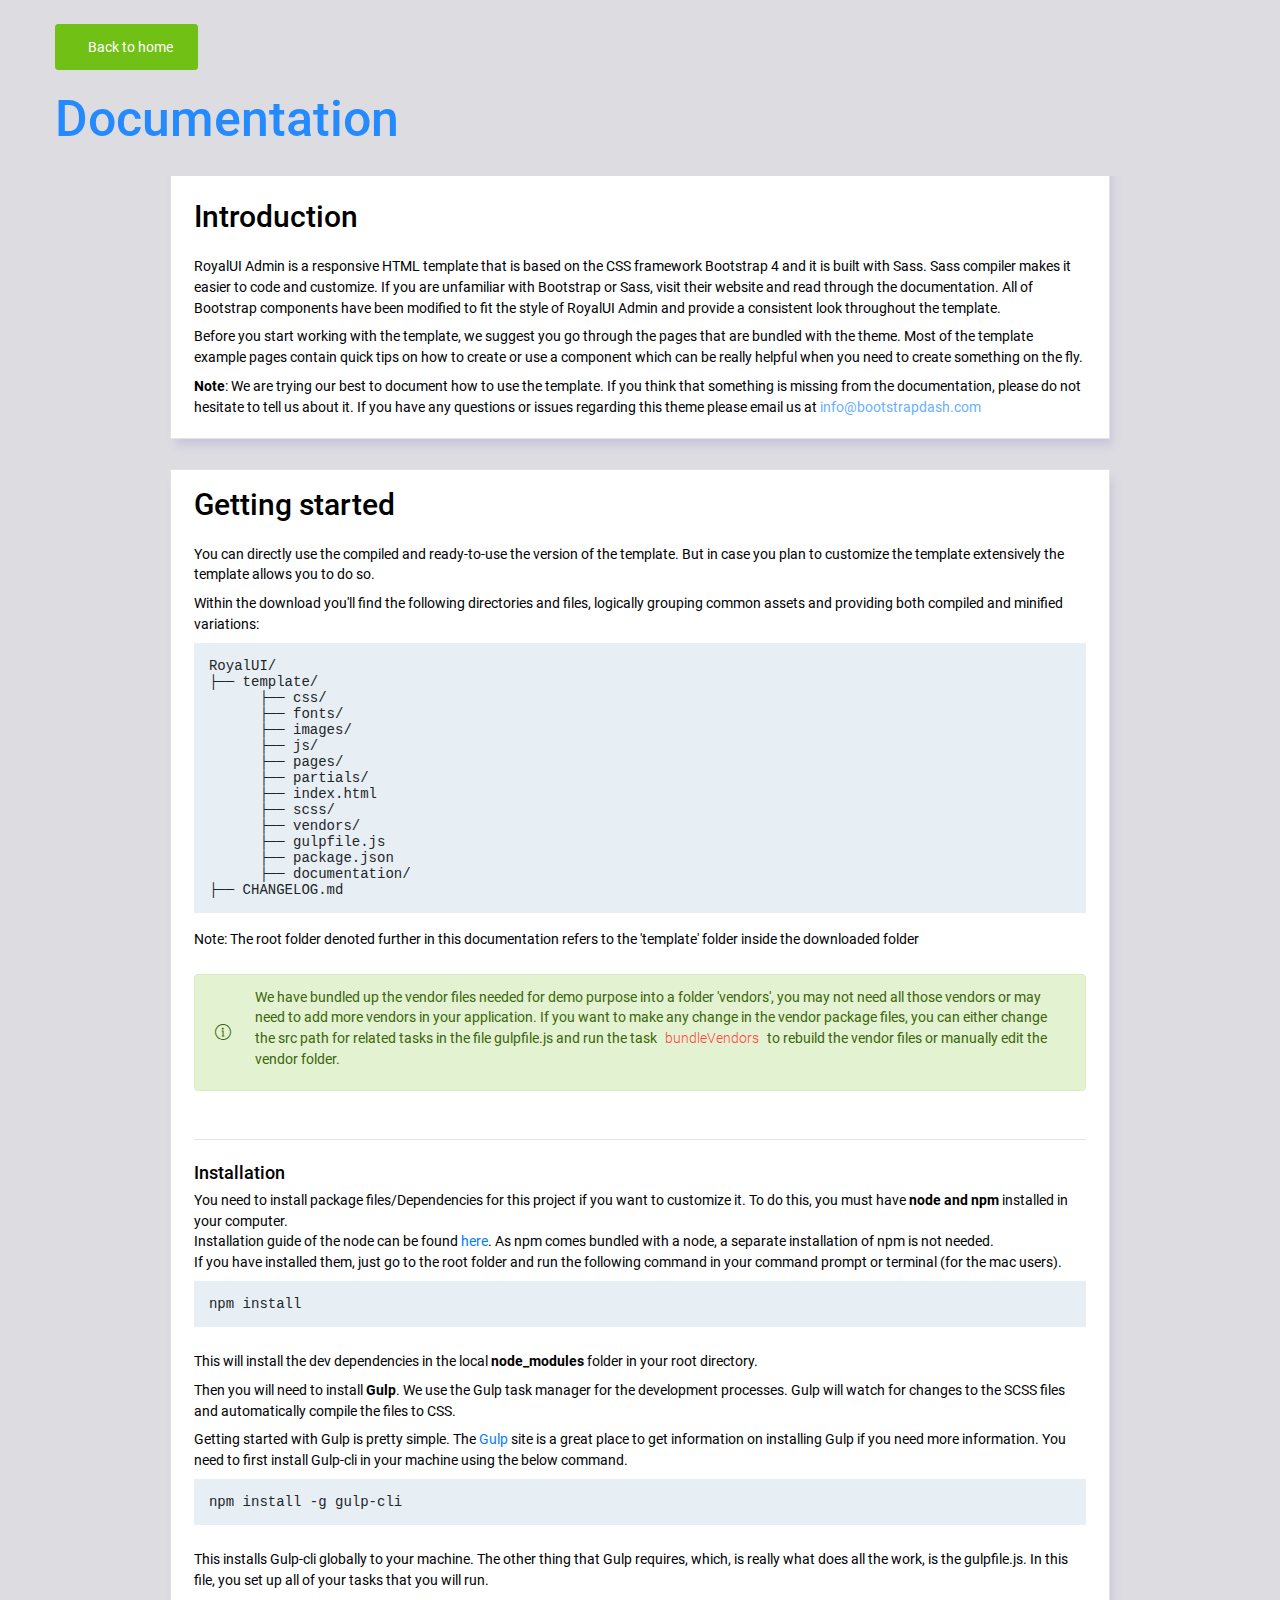
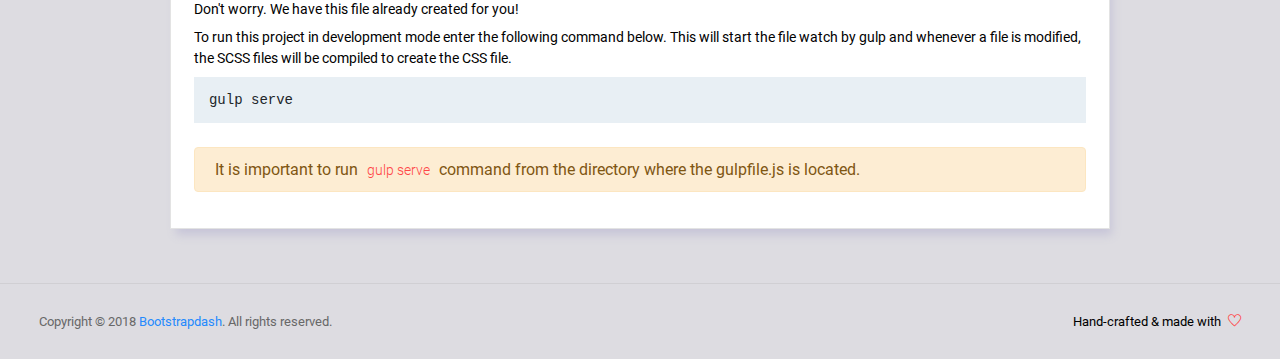
<file: static/admin/documentation/documentation.html>
<!DOCTYPE html>
<html lang="en">

<head>
  <!-- Required meta tags -->
  <meta charset="utf-8">
  <meta name="viewport" content="width=device-width, initial-scale=1, shrink-to-fit=no">
  <title>RoyalUI Admin Dashboard</title>
  <!-- plugins:css -->
  <link rel="stylesheet" href="../vendors/ti-icons/css/themify-icons.css">
  <link rel="stylesheet" href="../vendors/base/vendor.bundle.base.css">
  <!-- endinject -->
  <!-- plugin css for this page -->
  <!-- End plugin css for this page -->
  <!-- inject:css -->
  <link rel="stylesheet" href="../css/style.css">
  <!-- endinject -->
  <link rel="shortcut icon" href="../images/favicon.png" />
</head>

<body>
  <div class="container-scroller">
    <div class="container-fluid page-body-wrapper full-page-wrapper">
      <div class="main-panel w-100  documentation">
        <div class="content-wrapper">
          <div class="container-fluid">
            <div class="row">
              <div class="col-12 doc-header">
                <a class="btn btn-success" href="../index.html"><i class="mdi mdi-home mr-2"></i>Back to home</a>
                <h1 class="text-primary mt-4">Documentation</h1>
              </div>
            </div>
            <div class="row doc-content">
              <div class="col-12 col-md-10 offset-md-1">
                <div class="col-12 grid-margin" id="doc-intro">
                    <div class="card">
                        <div class="card-body">
                            <h3 class="mb-4 mt-4">Introduction</h3>
                            <p>RoyalUI Admin is a responsive HTML template that is based on the CSS framework Bootstrap 4 and it is built with Sass. Sass compiler makes it easier to code and customize. If you are unfamiliar with Bootstrap or Sass, visit their
                                website and read through the documentation. All of Bootstrap components have been modified to fit the style of RoyalUI Admin and provide a consistent look throughout the template.</p>
                            <p>Before you start working with the template, we suggest you go through the pages that are bundled with the theme. Most of the template example pages contain quick tips on how to create or use a component which can
                                be really helpful when you need to create something on the fly.</p>
                            <p class="d-inline"><strong>Note</strong>: We are trying our best to document how to use the template. If you think that something is missing from the documentation, please do not hesitate to tell us about it. If you have any questions or issues regarding this theme please email us at <a class="d-inline text-info" href="mailto:info@bootstrapdash.com">info@bootstrapdash.com</a></p>
                        </div>
                    </div>
                </div>
                <div class="col-12 grid-margin" id="doc-started">
                    <div class="card">
                        <div class="card-body">
                            <h3 class="mb-4">Getting started</h3>
                            <p>You can directly use the compiled and ready-to-use the version of the template. But in case you plan to customize the template extensively the template allows you to do so.</p>
                            <p>Within the download you'll find the following directories and files, logically grouping common assets and providing both compiled and minified variations:</p>
                            <pre>
RoyalUI/
├── template/
      ├── css/
      ├── fonts/
      ├── images/
      ├── js/
      ├── pages/
      ├── partials/
      ├── index.html
      ├── scss/
      ├── vendors/
      ├── gulpfile.js
      ├── package.json                           
      ├── documentation/
├── CHANGELOG.md</pre>
                            <p class="mt-1">Note: The root folder denoted further in this documentation refers to the 'template' folder inside the downloaded folder</p>
                            <div class="alert alert-success mt-4 d-flex align-items-center" role="alert">
                              <i class="ti-info-alt mr-4"></i>
                              <p>We have bundled up the vendor files needed for demo purpose into a folder 'vendors', you may not need all those vendors or may need to add more vendors in your application. If you want to make any change in the vendor package files, you can either change the src path for related tasks in the file gulpfile.js and run the task <code> bundleVendors </code> to rebuild the vendor files or manually edit the vendor folder.</p>
                            </div>
                            <hr class="mt-5">
                            <h4 class="mt-4">Installation</h4>
                            <p class="mb-0">
                              You need to install package files/Dependencies for this project if you want to customize it. To do this, you must have <span class="font-weight-bold">node and npm</span> installed in your computer.
                            </p>
                            <p class="mb-0">Installation guide of the node can be found <a href="https://nodejs.org/en/">here</a>. As npm comes bundled with a node, a separate installation of npm is not needed.</p>
                            <p>
                                If you have installed them, just go to the root folder and run the following command in your command prompt or terminal (for the mac users).
                            </p>
                            <pre class="shell-mode">
npm install</pre>
                            <p class="mt-4">
                              This will install the dev dependencies in the local <span class="font-weight-bold">node_modules</span> folder in your root directory.
                            </p>
                            <p class="mt-2">
                              Then you will need to install <span class="font-weight-bold">Gulp</span>. We use the Gulp task manager for the development processes. Gulp will watch for changes to the SCSS files and automatically compile the files to CSS.
                            </p>
                            <p>Getting started with Gulp is pretty simple. The <a href="https://gulpjs.com/" target="_blank">Gulp</a> site is a great place to get information on installing Gulp if you need more information. You need to first install Gulp-cli in your machine using the below command.</p>
                            <pre class="shell-mode">
npm install -g gulp-cli</pre>
                            <p class="mt-4">This installs Gulp-cli globally to your machine. The other thing that Gulp requires, which, is really what does all the work, is the gulpfile.js. In this file, you set up all of your tasks that you will run.</p>
                            <p>Don't worry. We have this file already created for you!</p>
                            <p>To run this project in development mode enter the following command below. This will start the file watch by gulp and whenever a file is modified, the SCSS files will be compiled to create the CSS file.</p>
<pre class="shell-mode">
gulp serve</pre>           
                            <div class="alert alert-warning mt-4" role="alert">
                              <i class="ti-info-alt-outline"></i>It is important to run <code>gulp serve</code> command from the directory where the gulpfile.js is located.
                            </div>
                        </div>
                    </div>
                </div>
              </div>
            </div>
          </div>
        </div>
        <!-- partial:../partials/_footer.html -->

        <footer class="footer">
          <div class="d-sm-flex justify-content-center justify-content-sm-between">
            <span class="text-muted text-center text-sm-left d-block d-sm-inline-block">Copyright © 2018 <a href="https://www.bootstrapdash.com/" target="_blank">Bootstrapdash</a>. All rights reserved.</span>
            <span class="float-none float-sm-right d-block mt-1 mt-sm-0 text-center">Hand-crafted & made with <i class="ti-heart text-danger ml-1"></i></span>
          </div>
        </footer>

        <!-- partial -->
      </div>
    </div>
  </div>
<!-- plugins:js -->
<script src="../vendors/base/vendor.bundle.base.js"></script>
<!-- endinject -->
<!-- inject:js -->
<script src="../js/off-canvas.js"></script>
<script src="../js/hoverable-collapse.js"></script>
<script src="../js/template.js"></script>
<script src="../js/todolist.js"></script>
<!-- endinject -->
<!-- Custom js for this page-->
<script src="../js/documentation.js"></script> 
<!-- End custom js for this page-->
</body>

</html>
</file>
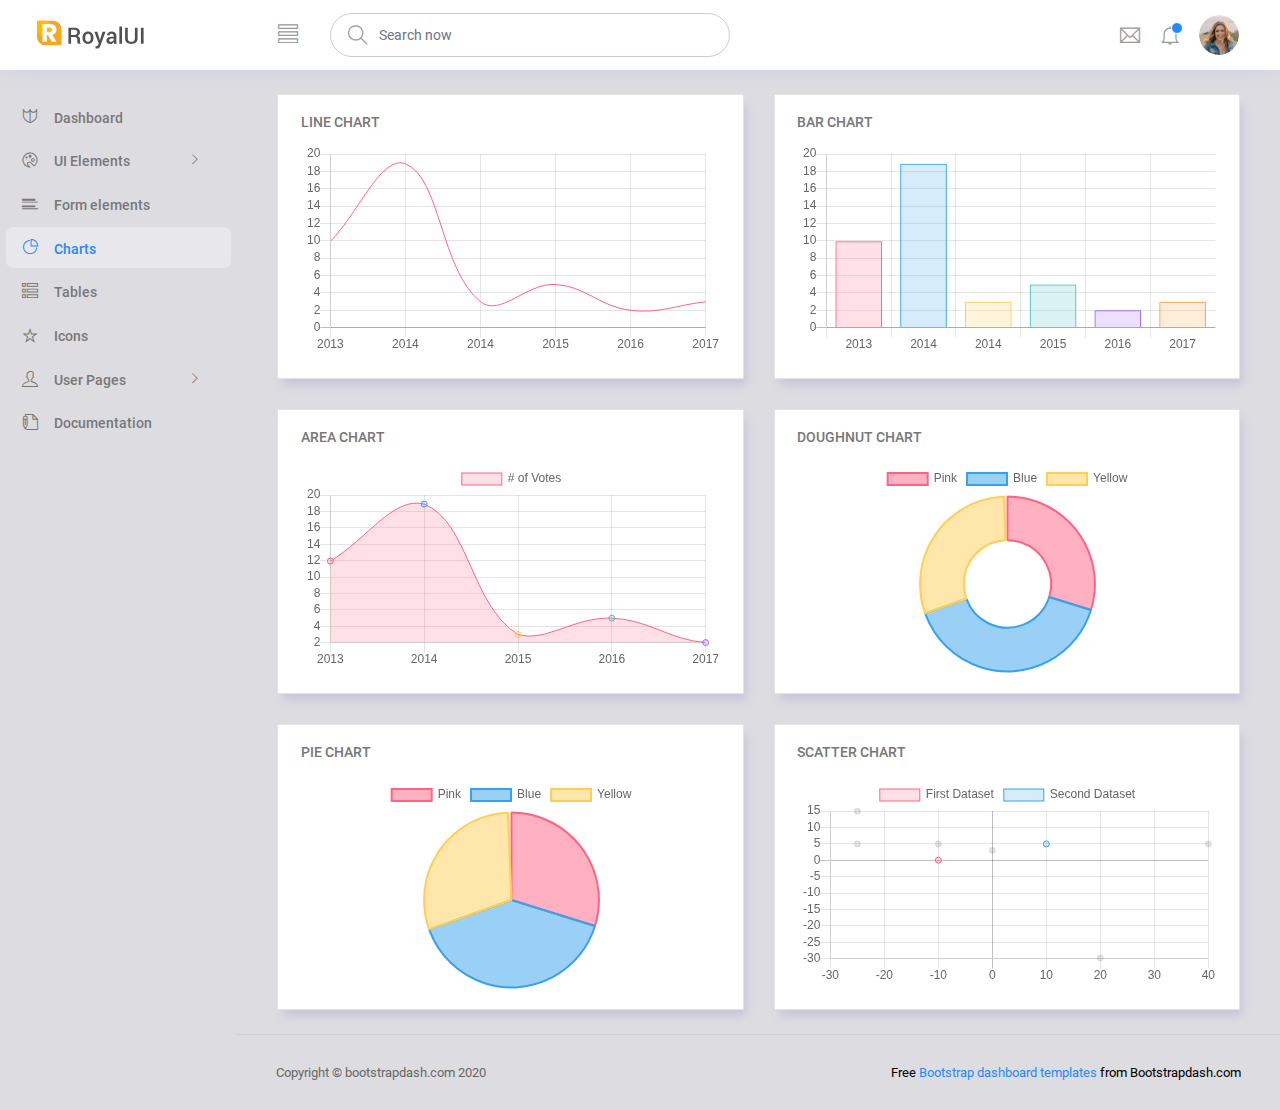
<file: static/admin/pages/charts/chartjs.html>
<!DOCTYPE html>
<html lang="en">

<head>
  <!-- Required meta tags -->
  <meta charset="utf-8">
  <meta name="viewport" content="width=device-width, initial-scale=1, shrink-to-fit=no">
  <title>RoyalUI Admin</title>
  <!-- plugins:css -->
  <link rel="stylesheet" href="../../vendors/ti-icons/css/themify-icons.css">
  <link rel="stylesheet" href="../../vendors/base/vendor.bundle.base.css">
  <!-- endinject -->
  <!-- inject:css -->
  <link rel="stylesheet" href="../../css/style.css">
  <!-- endinject -->
  <link rel="shortcut icon" href="../../images/favicon.png" />
</head>

<body>
  <div class="container-scroller">
    <!-- partial:../../partials/_navbar.html -->
    <nav class="navbar col-lg-12 col-12 p-0 fixed-top d-flex flex-row">
      <div class="text-center navbar-brand-wrapper d-flex align-items-center justify-content-center">
        <a class="navbar-brand brand-logo mr-5" href="../../index.html"><img src="../../images/logo.svg" class="mr-2" alt="logo"/></a>
        <a class="navbar-brand brand-logo-mini" href="../../index.html"><img src="../../images/logo-mini.svg" alt="logo"/></a>
      </div>
      <div class="navbar-menu-wrapper d-flex align-items-center justify-content-end">
        <button class="navbar-toggler navbar-toggler align-self-center" type="button" data-toggle="minimize">
          <span class="ti-view-list"></span>
        </button>
        <ul class="navbar-nav mr-lg-2">
          <li class="nav-item nav-search d-none d-lg-block">
            <div class="input-group">
              <div class="input-group-prepend hover-cursor" id="navbar-search-icon">
                <span class="input-group-text" id="search">
                  <i class="ti-search"></i>
                </span>
              </div>
              <input type="text" class="form-control" id="navbar-search-input" placeholder="Search now" aria-label="search" aria-describedby="search">
            </div>
          </li>
        </ul>
        <ul class="navbar-nav navbar-nav-right">
          <li class="nav-item dropdown mr-1">
            <a class="nav-link count-indicator dropdown-toggle d-flex justify-content-center align-items-center" id="messageDropdown" href="#" data-toggle="dropdown">
              <i class="ti-email mx-0"></i>
            </a>
            <div class="dropdown-menu dropdown-menu-right navbar-dropdown" aria-labelledby="messageDropdown">
              <p class="mb-0 font-weight-normal float-left dropdown-header">Messages</p>
              <a class="dropdown-item">
                <div class="item-thumbnail">
                    <img src="../../images/faces/face4.jpg" alt="image" class="profile-pic">
                </div>
                <div class="item-content flex-grow">
                  <h6 class="ellipsis font-weight-normal">David Grey
                  </h6>
                  <p class="font-weight-light small-text text-muted mb-0">
                    The meeting is cancelled
                  </p>
                </div>
              </a>
              <a class="dropdown-item">
                <div class="item-thumbnail">
                    <img src="../../images/faces/face2.jpg" alt="image" class="profile-pic">
                </div>
                <div class="item-content flex-grow">
                  <h6 class="ellipsis font-weight-normal">Tim Cook
                  </h6>
                  <p class="font-weight-light small-text text-muted mb-0">
                    New product launch
                  </p>
                </div>
              </a>
              <a class="dropdown-item">
                <div class="item-thumbnail">
                    <img src="../../images/faces/face3.jpg" alt="image" class="profile-pic">
                </div>
                <div class="item-content flex-grow">
                  <h6 class="ellipsis font-weight-normal"> Johnson
                  </h6>
                  <p class="font-weight-light small-text text-muted mb-0">
                    Upcoming board meeting
                  </p>
                </div>
              </a>
            </div>
          </li>
          <li class="nav-item dropdown">
            <a class="nav-link count-indicator dropdown-toggle" id="notificationDropdown" href="#" data-toggle="dropdown">
              <i class="ti-bell mx-0"></i>
              <span class="count"></span>
            </a>
            <div class="dropdown-menu dropdown-menu-right navbar-dropdown" aria-labelledby="notificationDropdown">
              <p class="mb-0 font-weight-normal float-left dropdown-header">Notifications</p>
              <a class="dropdown-item">
                <div class="item-thumbnail">
                  <div class="item-icon bg-success">
                    <i class="ti-info-alt mx-0"></i>
                  </div>
                </div>
                <div class="item-content">
                  <h6 class="font-weight-normal">Application Error</h6>
                  <p class="font-weight-light small-text mb-0 text-muted">
                    Just now
                  </p>
                </div>
              </a>
              <a class="dropdown-item">
                <div class="item-thumbnail">
                  <div class="item-icon bg-warning">
                    <i class="ti-settings mx-0"></i>
                  </div>
                </div>
                <div class="item-content">
                  <h6 class="font-weight-normal">Settings</h6>
                  <p class="font-weight-light small-text mb-0 text-muted">
                    Private message
                  </p>
                </div>
              </a>
              <a class="dropdown-item">
                <div class="item-thumbnail">
                  <div class="item-icon bg-info">
                    <i class="ti-user mx-0"></i>
                  </div>
                </div>
                <div class="item-content">
                  <h6 class="font-weight-normal">New user registration</h6>
                  <p class="font-weight-light small-text mb-0 text-muted">
                    2 days ago
                  </p>
                </div>
              </a>
            </div>
          </li>
          <li class="nav-item nav-profile dropdown">
            <a class="nav-link dropdown-toggle" href="#" data-toggle="dropdown" id="profileDropdown">
              <img src="../../images/faces/face28.jpg" alt="profile"/>
            </a>
            <div class="dropdown-menu dropdown-menu-right navbar-dropdown" aria-labelledby="profileDropdown">
              <a class="dropdown-item">
                <i class="ti-settings text-primary"></i>
                Settings
              </a>
              <a class="dropdown-item">
                <i class="ti-power-off text-primary"></i>
                Logout
              </a>
            </div>
          </li>
        </ul>
        <button class="navbar-toggler navbar-toggler-right d-lg-none align-self-center" type="button" data-toggle="offcanvas">
          <span class="ti-view-list"></span>
        </button>
      </div>
    </nav>
    <!-- partial -->
    <div class="container-fluid page-body-wrapper">
      <!-- partial:../../partials/_sidebar.html -->
      <nav class="sidebar sidebar-offcanvas" id="sidebar">
        <ul class="nav">
          <li class="nav-item">
            <a class="nav-link" href="../../index.html">
              <i class="ti-shield menu-icon"></i>
              <span class="menu-title">Dashboard</span>
            </a>
          </li>
          <li class="nav-item">
            <a class="nav-link" data-toggle="collapse" href="#ui-basic" aria-expanded="false" aria-controls="ui-basic">
              <i class="ti-palette menu-icon"></i>
              <span class="menu-title">UI Elements</span>
              <i class="menu-arrow"></i>
            </a>
            <div class="collapse" id="ui-basic">
              <ul class="nav flex-column sub-menu">
                <li class="nav-item"> <a class="nav-link" href="../../pages/ui-features/buttons.html">Buttons</a></li>
                <li class="nav-item"> <a class="nav-link" href="../../pages/ui-features/typography.html">Typography</a></li>
              </ul>
            </div>
          </li>
          <li class="nav-item">
            <a class="nav-link" href="../../pages/forms/basic_elements.html">
              <i class="ti-layout-list-post menu-icon"></i>
              <span class="menu-title">Form elements</span>
            </a>
          </li>
          <li class="nav-item">
            <a class="nav-link" href="../../pages/charts/chartjs.html">
              <i class="ti-pie-chart menu-icon"></i>
              <span class="menu-title">Charts</span>
            </a>
          </li>
          <li class="nav-item">
            <a class="nav-link" href="../../pages/tables/basic-table.html">
              <i class="ti-view-list-alt menu-icon"></i>
              <span class="menu-title">Tables</span>
            </a>
          </li>
          <li class="nav-item">
            <a class="nav-link" href="../../pages/icons/themify.html">
              <i class="ti-star menu-icon"></i>
              <span class="menu-title">Icons</span>
            </a>
          </li>
          <li class="nav-item">
            <a class="nav-link" data-toggle="collapse" href="#auth" aria-expanded="false" aria-controls="auth">
              <i class="ti-user menu-icon"></i>
              <span class="menu-title">User Pages</span>
              <i class="menu-arrow"></i>
            </a>
            <div class="collapse" id="auth">
              <ul class="nav flex-column sub-menu">
                <li class="nav-item"> <a class="nav-link" href="../../pages/samples/login.html"> Login </a></li>
                <li class="nav-item"> <a class="nav-link" href="../../pages/samples/login-2.html"> Login 2 </a></li>
                <li class="nav-item"> <a class="nav-link" href="../../pages/samples/register.html"> Register </a></li>
                <li class="nav-item"> <a class="nav-link" href="../../pages/samples/register-2.html"> Register 2 </a></li>
                <li class="nav-item"> <a class="nav-link" href="../../pages/samples/lock-screen.html"> Lockscreen </a></li>
              </ul>
            </div>
          </li>
          <li class="nav-item">
            <a class="nav-link" href="../../documentation/documentation.html">
              <i class="ti-write menu-icon"></i>
              <span class="menu-title">Documentation</span>
            </a>
          </li>
        </ul>
      </nav>
      <!-- partial -->
      <div class="main-panel">
        <div class="content-wrapper">
          <div class="row">
            <div class="col-lg-6 grid-margin stretch-card">
              <div class="card">
                <div class="card-body">
                  <h4 class="card-title">Line chart</h4>
                  <canvas id="lineChart"></canvas>
                </div>
              </div>
            </div>
            <div class="col-lg-6 grid-margin stretch-card">
              <div class="card">
                <div class="card-body">
                  <h4 class="card-title">Bar chart</h4>
                  <canvas id="barChart"></canvas>
                </div>
              </div>
            </div>
          </div>
          <div class="row">
            <div class="col-lg-6 grid-margin stretch-card">
              <div class="card">
                <div class="card-body">
                  <h4 class="card-title">Area chart</h4>
                  <canvas id="areaChart"></canvas>
                </div>
              </div>
            </div>
            <div class="col-lg-6 grid-margin stretch-card">
              <div class="card">
                <div class="card-body">
                  <h4 class="card-title">Doughnut chart</h4>
                  <canvas id="doughnutChart"></canvas>
                </div>
              </div>
            </div>
          </div>
          <div class="row">
            <div class="col-lg-6 grid-margin grid-margin-lg-0 stretch-card">
              <div class="card">
                <div class="card-body">
                  <h4 class="card-title">Pie chart</h4>
                  <canvas id="pieChart"></canvas>
                </div>
              </div>
            </div>
            <div class="col-lg-6 grid-margin grid-margin-lg-0 stretch-card">
              <div class="card">
                <div class="card-body">
                  <h4 class="card-title">Scatter chart</h4>
                  <canvas id="scatterChart"></canvas>
                </div>
              </div>
            </div>
          </div>
        </div>
        <!-- content-wrapper ends -->
        <!-- partial:../../partials/_footer.html -->
        <footer class="footer">
          <div class="d-sm-flex justify-content-center justify-content-sm-between">
            <span class="text-muted d-block text-center text-sm-left d-sm-inline-block">Copyright © bootstrapdash.com 2020</span>
            <span class="float-none float-sm-right d-block mt-1 mt-sm-0 text-center"> Free <a href="https://www.bootstrapdash.com/" target="_blank">Bootstrap dashboard templates</a> from Bootstrapdash.com</span>
          </div>
        </footer>
        <!-- partial -->
      </div>
      <!-- main-panel ends -->
    </div>
    <!-- page-body-wrapper ends -->
  </div>
  <!-- container-scroller -->
  <!-- plugins:js -->
  <script src="../../vendors/base/vendor.bundle.base.js"></script>
  <!-- endinject -->
  <!-- Plugin js for this page-->
  <script src="../../vendors/chart.js/Chart.min.js"></script>
  <!-- End plugin js for this page-->
  <!-- inject:js -->
  <script src="../../js/off-canvas.js"></script>
  <script src="../../js/hoverable-collapse.js"></script>
  <script src="../../js/template.js"></script>
  <script src="../../js/todolist.js"></script>
  <!-- endinject -->
  <!-- Custom js for this page-->
  <script src="../../js/chart.js"></script>
  <!-- End custom js for this page-->
</body>

</html>
</file>
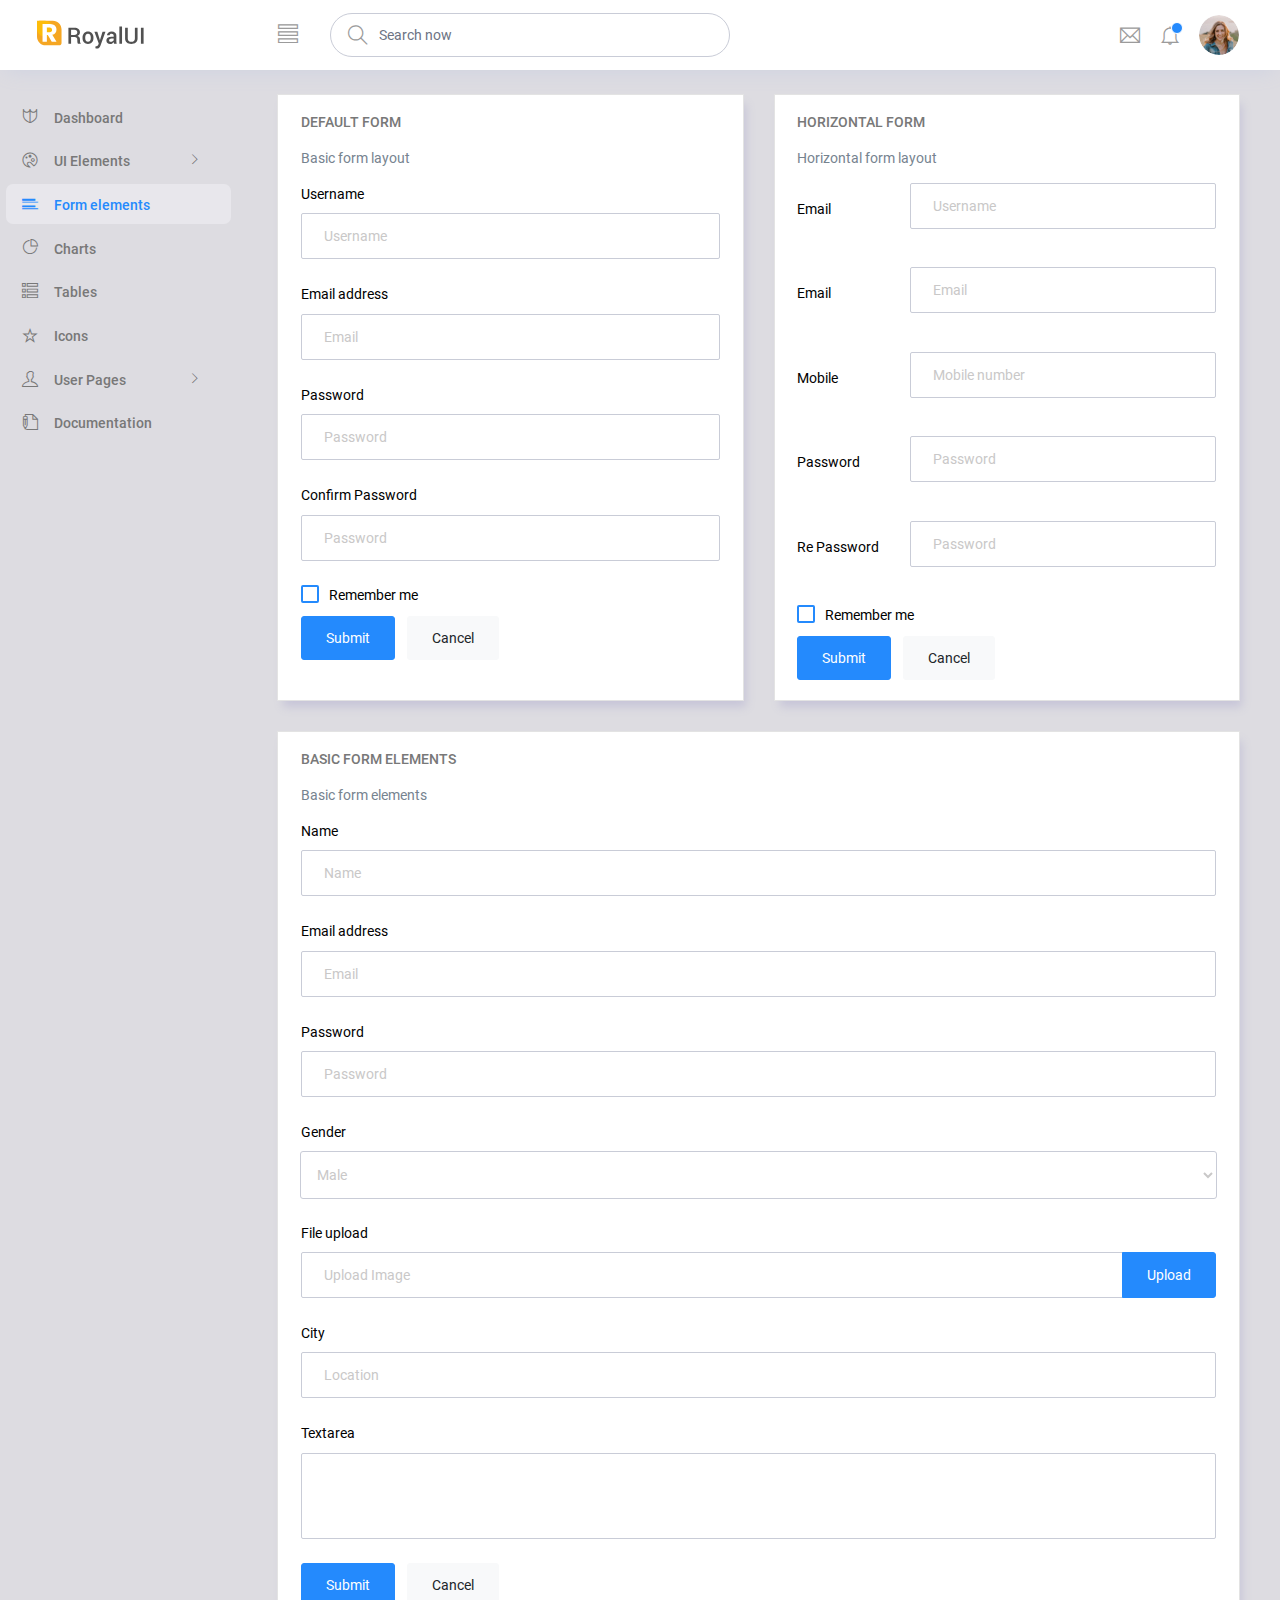
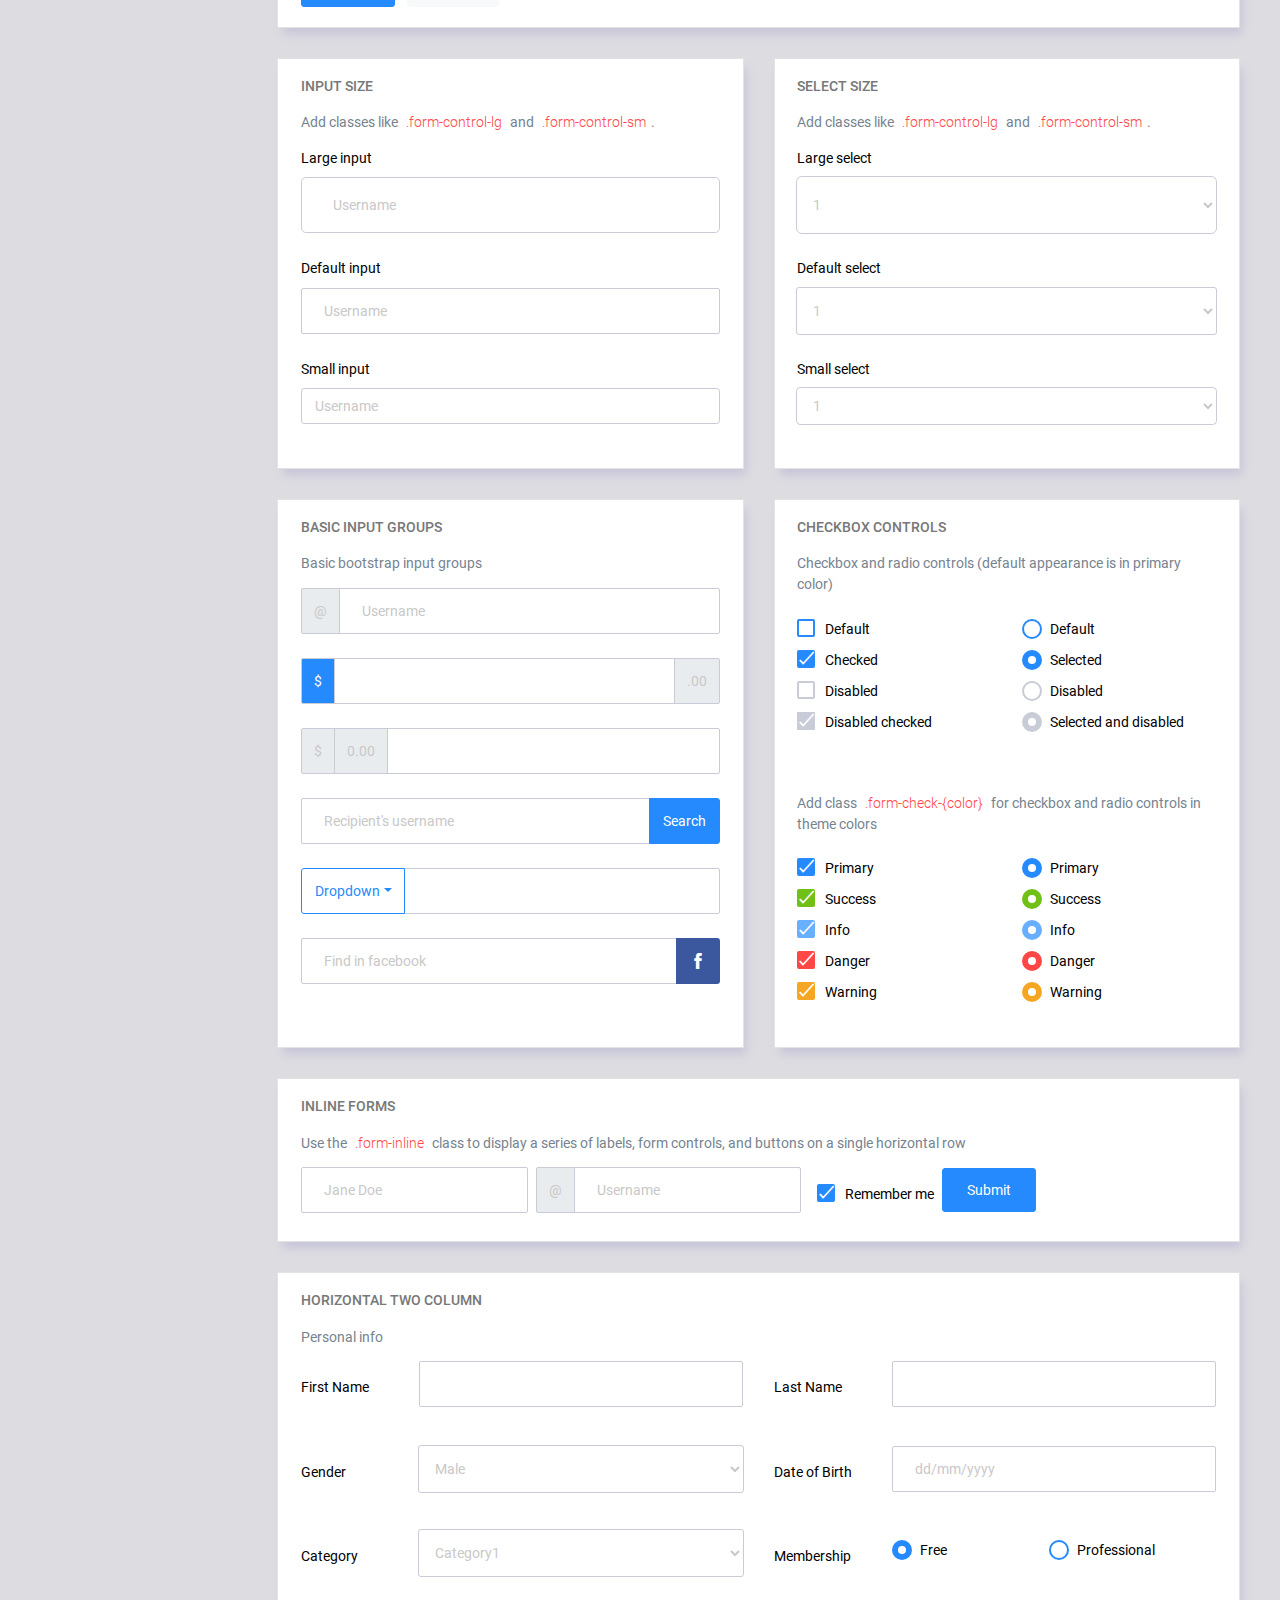
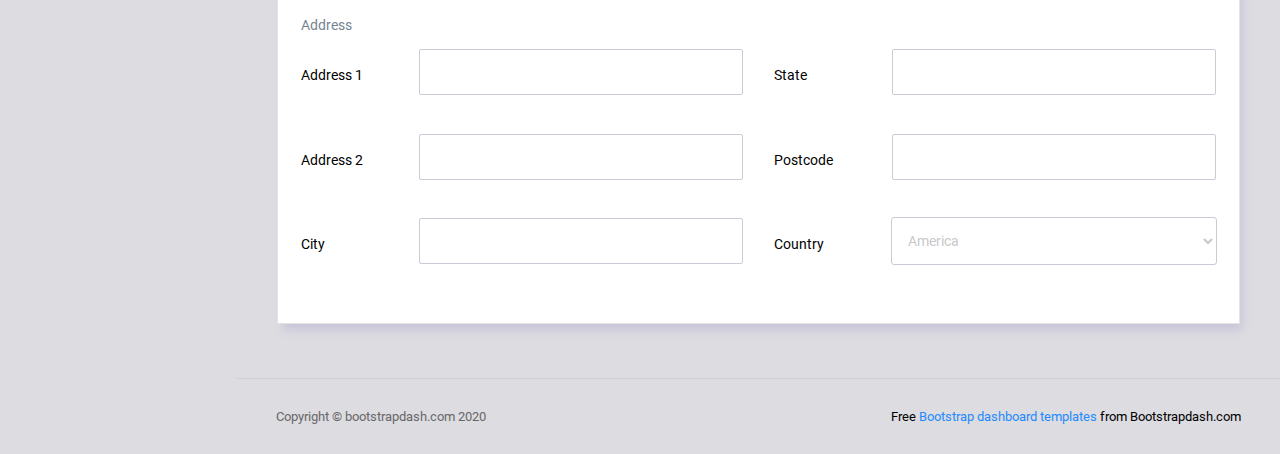
<file: static/admin/pages/forms/basic_elements.html>
<!DOCTYPE html>
<html lang="en">

<head>
  <!-- Required meta tags -->
  <meta charset="utf-8">
  <meta name="viewport" content="width=device-width, initial-scale=1, shrink-to-fit=no">
  <title>RoyalUI Admin</title>
  <!-- plugins:css -->
  <link rel="stylesheet" href="../../vendors/ti-icons/css/themify-icons.css">
  <link rel="stylesheet" href="../../vendors/base/vendor.bundle.base.css">
  <!-- endinject -->
  <!-- plugin css for this page -->
  <!-- End plugin css for this page -->
  <!-- inject:css -->
  <link rel="stylesheet" href="../../css/style.css">
  <!-- endinject -->
  <link rel="shortcut icon" href="../../images/favicon.png" />
</head>

<body>
  <div class="container-scroller">
    <!-- partial:../../partials/_navbar.html -->
    <nav class="navbar col-lg-12 col-12 p-0 fixed-top d-flex flex-row">
      <div class="text-center navbar-brand-wrapper d-flex align-items-center justify-content-center">
        <a class="navbar-brand brand-logo mr-5" href="../../index.html"><img src="../../images/logo.svg" class="mr-2" alt="logo"/></a>
        <a class="navbar-brand brand-logo-mini" href="../../index.html"><img src="../../images/logo-mini.svg" alt="logo"/></a>
      </div>
      <div class="navbar-menu-wrapper d-flex align-items-center justify-content-end">
        <button class="navbar-toggler navbar-toggler align-self-center" type="button" data-toggle="minimize">
          <span class="ti-view-list"></span>
        </button>
        <ul class="navbar-nav mr-lg-2">
          <li class="nav-item nav-search d-none d-lg-block">
            <div class="input-group">
              <div class="input-group-prepend hover-cursor" id="navbar-search-icon">
                <span class="input-group-text" id="search">
                  <i class="ti-search"></i>
                </span>
              </div>
              <input type="text" class="form-control" id="navbar-search-input" placeholder="Search now" aria-label="search" aria-describedby="search">
            </div>
          </li>
        </ul>
        <ul class="navbar-nav navbar-nav-right">
          <li class="nav-item dropdown mr-1">
            <a class="nav-link count-indicator dropdown-toggle d-flex justify-content-center align-items-center" id="messageDropdown" href="#" data-toggle="dropdown">
              <i class="ti-email mx-0"></i>
            </a>
            <div class="dropdown-menu dropdown-menu-right navbar-dropdown" aria-labelledby="messageDropdown">
              <p class="mb-0 font-weight-normal float-left dropdown-header">Messages</p>
              <a class="dropdown-item">
                <div class="item-thumbnail">
                    <img src="../../images/faces/face4.jpg" alt="image" class="profile-pic">
                </div>
                <div class="item-content flex-grow">
                  <h6 class="ellipsis font-weight-normal">David Grey
                  </h6>
                  <p class="font-weight-light small-text text-muted mb-0">
                    The meeting is cancelled
                  </p>
                </div>
              </a>
              <a class="dropdown-item">
                <div class="item-thumbnail">
                    <img src="../../images/faces/face2.jpg" alt="image" class="profile-pic">
                </div>
                <div class="item-content flex-grow">
                  <h6 class="ellipsis font-weight-normal">Tim Cook
                  </h6>
                  <p class="font-weight-light small-text text-muted mb-0">
                    New product launch
                  </p>
                </div>
              </a>
              <a class="dropdown-item">
                <div class="item-thumbnail">
                    <img src="../../images/faces/face3.jpg" alt="image" class="profile-pic">
                </div>
                <div class="item-content flex-grow">
                  <h6 class="ellipsis font-weight-normal"> Johnson
                  </h6>
                  <p class="font-weight-light small-text text-muted mb-0">
                    Upcoming board meeting
                  </p>
                </div>
              </a>
            </div>
          </li>
          <li class="nav-item dropdown">
            <a class="nav-link count-indicator dropdown-toggle" id="notificationDropdown" href="#" data-toggle="dropdown">
              <i class="ti-bell mx-0"></i>
              <span class="count"></span>
            </a>
            <div class="dropdown-menu dropdown-menu-right navbar-dropdown" aria-labelledby="notificationDropdown">
              <p class="mb-0 font-weight-normal float-left dropdown-header">Notifications</p>
              <a class="dropdown-item">
                <div class="item-thumbnail">
                  <div class="item-icon bg-success">
                    <i class="ti-info-alt mx-0"></i>
                  </div>
                </div>
                <div class="item-content">
                  <h6 class="font-weight-normal">Application Error</h6>
                  <p class="font-weight-light small-text mb-0 text-muted">
                    Just now
                  </p>
                </div>
              </a>
              <a class="dropdown-item">
                <div class="item-thumbnail">
                  <div class="item-icon bg-warning">
                    <i class="ti-settings mx-0"></i>
                  </div>
                </div>
                <div class="item-content">
                  <h6 class="font-weight-normal">Settings</h6>
                  <p class="font-weight-light small-text mb-0 text-muted">
                    Private message
                  </p>
                </div>
              </a>
              <a class="dropdown-item">
                <div class="item-thumbnail">
                  <div class="item-icon bg-info">
                    <i class="ti-user mx-0"></i>
                  </div>
                </div>
                <div class="item-content">
                  <h6 class="font-weight-normal">New user registration</h6>
                  <p class="font-weight-light small-text mb-0 text-muted">
                    2 days ago
                  </p>
                </div>
              </a>
            </div>
          </li>
          <li class="nav-item nav-profile dropdown">
            <a class="nav-link dropdown-toggle" href="#" data-toggle="dropdown" id="profileDropdown">
              <img src="../../images/faces/face28.jpg" alt="profile"/>
            </a>
            <div class="dropdown-menu dropdown-menu-right navbar-dropdown" aria-labelledby="profileDropdown">
              <a class="dropdown-item">
                <i class="ti-settings text-primary"></i>
                Settings
              </a>
              <a class="dropdown-item">
                <i class="ti-power-off text-primary"></i>
                Logout
              </a>
            </div>
          </li>
        </ul>
        <button class="navbar-toggler navbar-toggler-right d-lg-none align-self-center" type="button" data-toggle="offcanvas">
          <span class="ti-view-list"></span>
        </button>
      </div>
    </nav>
    <!-- partial -->
    <div class="container-fluid page-body-wrapper">
      <!-- partial:../../partials/_sidebar.html -->
      <nav class="sidebar sidebar-offcanvas" id="sidebar">
        <ul class="nav">
          <li class="nav-item">
            <a class="nav-link" href="../../index.html">
              <i class="ti-shield menu-icon"></i>
              <span class="menu-title">Dashboard</span>
            </a>
          </li>
          <li class="nav-item">
            <a class="nav-link" data-toggle="collapse" href="#ui-basic" aria-expanded="false" aria-controls="ui-basic">
              <i class="ti-palette menu-icon"></i>
              <span class="menu-title">UI Elements</span>
              <i class="menu-arrow"></i>
            </a>
            <div class="collapse" id="ui-basic">
              <ul class="nav flex-column sub-menu">
                <li class="nav-item"> <a class="nav-link" href="../../pages/ui-features/buttons.html">Buttons</a></li>
                <li class="nav-item"> <a class="nav-link" href="../../pages/ui-features/typography.html">Typography</a></li>
              </ul>
            </div>
          </li>
          <li class="nav-item">
            <a class="nav-link" href="../../pages/forms/basic_elements.html">
              <i class="ti-layout-list-post menu-icon"></i>
              <span class="menu-title">Form elements</span>
            </a>
          </li>
          <li class="nav-item">
            <a class="nav-link" href="../../pages/charts/chartjs.html">
              <i class="ti-pie-chart menu-icon"></i>
              <span class="menu-title">Charts</span>
            </a>
          </li>
          <li class="nav-item">
            <a class="nav-link" href="../../pages/tables/basic-table.html">
              <i class="ti-view-list-alt menu-icon"></i>
              <span class="menu-title">Tables</span>
            </a>
          </li>
          <li class="nav-item">
            <a class="nav-link" href="../../pages/icons/themify.html">
              <i class="ti-star menu-icon"></i>
              <span class="menu-title">Icons</span>
            </a>
          </li>
          <li class="nav-item">
            <a class="nav-link" data-toggle="collapse" href="#auth" aria-expanded="false" aria-controls="auth">
              <i class="ti-user menu-icon"></i>
              <span class="menu-title">User Pages</span>
              <i class="menu-arrow"></i>
            </a>
            <div class="collapse" id="auth">
              <ul class="nav flex-column sub-menu">
                <li class="nav-item"> <a class="nav-link" href="../../pages/samples/login.html"> Login </a></li>
                <li class="nav-item"> <a class="nav-link" href="../../pages/samples/login-2.html"> Login 2 </a></li>
                <li class="nav-item"> <a class="nav-link" href="../../pages/samples/register.html"> Register </a></li>
                <li class="nav-item"> <a class="nav-link" href="../../pages/samples/register-2.html"> Register 2 </a></li>
                <li class="nav-item"> <a class="nav-link" href="../../pages/samples/lock-screen.html"> Lockscreen </a></li>
              </ul>
            </div>
          </li>
          <li class="nav-item">
            <a class="nav-link" href="../../documentation/documentation.html">
              <i class="ti-write menu-icon"></i>
              <span class="menu-title">Documentation</span>
            </a>
          </li>
        </ul>
      </nav>
      <!-- partial -->
      <div class="main-panel">        
        <div class="content-wrapper">
          <div class="row">
            <div class="col-md-6 grid-margin stretch-card">
              <div class="card">
                <div class="card-body">
                  <h4 class="card-title">Default form</h4>
                  <p class="card-description">
                    Basic form layout
                  </p>
                  <form class="forms-sample">
                    <div class="form-group">
                      <label for="exampleInputUsername1">Username</label>
                      <input type="text" class="form-control" id="exampleInputUsername1" placeholder="Username">
                    </div>
                    <div class="form-group">
                      <label for="exampleInputEmail1">Email address</label>
                      <input type="email" class="form-control" id="exampleInputEmail1" placeholder="Email">
                    </div>
                    <div class="form-group">
                      <label for="exampleInputPassword1">Password</label>
                      <input type="password" class="form-control" id="exampleInputPassword1" placeholder="Password">
                    </div>
                    <div class="form-group">
                      <label for="exampleInputConfirmPassword1">Confirm Password</label>
                      <input type="password" class="form-control" id="exampleInputConfirmPassword1" placeholder="Password">
                    </div>
                    <div class="form-check form-check-flat form-check-primary">
                      <label class="form-check-label">
                        <input type="checkbox" class="form-check-input">
                        Remember me
                      </label>
                    </div>
                    <button type="submit" class="btn btn-primary mr-2">Submit</button>
                    <button class="btn btn-light">Cancel</button>
                  </form>
                </div>
              </div>
            </div>
            <div class="col-md-6 grid-margin stretch-card">
              <div class="card">
                <div class="card-body">
                  <h4 class="card-title">Horizontal Form</h4>
                  <p class="card-description">
                    Horizontal form layout
                  </p>
                  <form class="forms-sample">
                    <div class="form-group row">
                      <label for="exampleInputUsername2" class="col-sm-3 col-form-label">Email</label>
                      <div class="col-sm-9">
                        <input type="text" class="form-control" id="exampleInputUsername2" placeholder="Username">
                      </div>
                    </div>
                    <div class="form-group row">
                      <label for="exampleInputEmail2" class="col-sm-3 col-form-label">Email</label>
                      <div class="col-sm-9">
                        <input type="email" class="form-control" id="exampleInputEmail2" placeholder="Email">
                      </div>
                    </div>
                    <div class="form-group row">
                      <label for="exampleInputMobile" class="col-sm-3 col-form-label">Mobile</label>
                      <div class="col-sm-9">
                        <input type="text" class="form-control" id="exampleInputMobile" placeholder="Mobile number">
                      </div>
                    </div>
                    <div class="form-group row">
                      <label for="exampleInputPassword2" class="col-sm-3 col-form-label">Password</label>
                      <div class="col-sm-9">
                        <input type="password" class="form-control" id="exampleInputPassword2" placeholder="Password">
                      </div>
                    </div>
                    <div class="form-group row">
                      <label for="exampleInputConfirmPassword2" class="col-sm-3 col-form-label">Re Password</label>
                      <div class="col-sm-9">
                        <input type="password" class="form-control" id="exampleInputConfirmPassword2" placeholder="Password">
                      </div>
                    </div>
                    <div class="form-check form-check-flat form-check-primary">
                      <label class="form-check-label">
                        <input type="checkbox" class="form-check-input">
                        Remember me
                      </label>
                    </div>
                    <button type="submit" class="btn btn-primary mr-2">Submit</button>
                    <button class="btn btn-light">Cancel</button>
                  </form>
                </div>
              </div>
            </div>
            <div class="col-12 grid-margin stretch-card">
              <div class="card">
                <div class="card-body">
                  <h4 class="card-title">Basic form elements</h4>
                  <p class="card-description">
                    Basic form elements
                  </p>
                  <form class="forms-sample">
                    <div class="form-group">
                      <label for="exampleInputName1">Name</label>
                      <input type="text" class="form-control" id="exampleInputName1" placeholder="Name">
                    </div>
                    <div class="form-group">
                      <label for="exampleInputEmail3">Email address</label>
                      <input type="email" class="form-control" id="exampleInputEmail3" placeholder="Email">
                    </div>
                    <div class="form-group">
                      <label for="exampleInputPassword4">Password</label>
                      <input type="password" class="form-control" id="exampleInputPassword4" placeholder="Password">
                    </div>
                    <div class="form-group">
                      <label for="exampleSelectGender">Gender</label>
                        <select class="form-control" id="exampleSelectGender">
                          <option>Male</option>
                          <option>Female</option>
                        </select>
                      </div>
                    <div class="form-group">
                      <label>File upload</label>
                      <input type="file" name="img[]" class="file-upload-default">
                      <div class="input-group col-xs-12">
                        <input type="text" class="form-control file-upload-info" disabled placeholder="Upload Image">
                        <span class="input-group-append">
                          <button class="file-upload-browse btn btn-primary" type="button">Upload</button>
                        </span>
                      </div>
                    </div>
                    <div class="form-group">
                      <label for="exampleInputCity1">City</label>
                      <input type="text" class="form-control" id="exampleInputCity1" placeholder="Location">
                    </div>
                    <div class="form-group">
                      <label for="exampleTextarea1">Textarea</label>
                      <textarea class="form-control" id="exampleTextarea1" rows="4"></textarea>
                    </div>
                    <button type="submit" class="btn btn-primary mr-2">Submit</button>
                    <button class="btn btn-light">Cancel</button>
                  </form>
                </div>
              </div>
            </div>
            <div class="col-md-6 grid-margin stretch-card">
              <div class="card">
                <div class="card-body">
                  <h4 class="card-title">Input size</h4>
                  <p class="card-description">
                    Add classes like <code>.form-control-lg</code> and <code>.form-control-sm</code>.
                  </p>
                  <div class="form-group">
                    <label>Large input</label>
                    <input type="text" class="form-control form-control-lg" placeholder="Username" aria-label="Username">
                  </div>
                  <div class="form-group">
                    <label>Default input</label>
                    <input type="text" class="form-control" placeholder="Username" aria-label="Username">
                  </div>
                  <div class="form-group">
                    <label>Small input</label>
                    <input type="text" class="form-control form-control-sm" placeholder="Username" aria-label="Username">
                  </div>
                </div>
              </div>
            </div>
            <div class="col-md-6 grid-margin stretch-card">
              <div class="card">
                <div class="card-body">
                  <h4 class="card-title">Select size</h4>
                  <p class="card-description">
                    Add classes like <code>.form-control-lg</code> and <code>.form-control-sm</code>.                    
                  </p>
                  <div class="form-group">
                    <label for="exampleFormControlSelect1">Large select</label>
                    <select class="form-control form-control-lg" id="exampleFormControlSelect1">
                      <option>1</option>
                      <option>2</option>
                      <option>3</option>
                      <option>4</option>
                      <option>5</option>
                    </select>
                  </div>
                  <div class="form-group">
                    <label for="exampleFormControlSelect2">Default select</label>
                    <select class="form-control" id="exampleFormControlSelect2">
                      <option>1</option>
                      <option>2</option>
                      <option>3</option>
                      <option>4</option>
                      <option>5</option>
                    </select>
                  </div>
                  <div class="form-group">
                    <label for="exampleFormControlSelect3">Small select</label>
                    <select class="form-control form-control-sm" id="exampleFormControlSelect3">
                      <option>1</option>
                      <option>2</option>
                      <option>3</option>
                      <option>4</option>
                      <option>5</option>
                    </select>
                  </div>
                </div>
              </div>
            </div>
            <div class="col-md-6 grid-margin stretch-card">
              <div class="card">
                <div class="card-body">
                  <h4 class="card-title">Basic input groups</h4>
                  <p class="card-description">
                    Basic bootstrap input groups
                  </p>
                  <div class="form-group">
                    <div class="input-group">
                      <div class="input-group-prepend">
                        <span class="input-group-text">@</span>
                      </div>
                      <input type="text" class="form-control" placeholder="Username" aria-label="Username">
                    </div>
                  </div>
                  <div class="form-group">
                    <div class="input-group">
                      <div class="input-group-prepend">
                        <span class="input-group-text bg-primary text-white">$</span>
                      </div>
                      <input type="text" class="form-control" aria-label="Amount (to the nearest dollar)">
                      <div class="input-group-append">
                        <span class="input-group-text">.00</span>
                      </div>
                    </div>
                  </div>
                  <div class="form-group">
                    <div class="input-group">
                      <div class="input-group-prepend">
                        <span class="input-group-text">$</span>
                      </div>
                      <div class="input-group-prepend">
                        <span class="input-group-text">0.00</span>
                      </div>
                      <input type="text" class="form-control" aria-label="Amount (to the nearest dollar)">
                    </div>
                  </div>
                  <div class="form-group">
                    <div class="input-group">
                      <input type="text" class="form-control" placeholder="Recipient's username" aria-label="Recipient's username">
                      <div class="input-group-append">
                        <button class="btn btn-sm btn-primary" type="button">Search</button>
                      </div>
                    </div>
                  </div>
                  <div class="form-group">
                    <div class="input-group">
                      <div class="input-group-prepend">
                        <button class="btn btn-sm btn-outline-primary dropdown-toggle" type="button" data-toggle="dropdown" aria-haspopup="true" aria-expanded="false">Dropdown</button>
                        <div class="dropdown-menu">
                          <a class="dropdown-item" href="#">Action</a>
                          <a class="dropdown-item" href="#">Another action</a>
                          <a class="dropdown-item" href="#">Something else here</a>
                          <div role="separator" class="dropdown-divider"></div>
                          <a class="dropdown-item" href="#">Separated link</a>
                        </div>
                      </div>
                      <input type="text" class="form-control" aria-label="Text input with dropdown button">
                    </div>
                  </div>
                  <div class="form-group">
                    <div class="input-group">
                      <input type="text" class="form-control" placeholder="Find in facebook" aria-label="Recipient's username">
                      <div class="input-group-append">
                        <button class="btn btn-sm btn-facebook" type="button">
                          <i class="ti-facebook"></i>
                        </button>
                      </div>
                    </div>
                  </div>
                </div>
              </div>
            </div>
            <div class="col-md-6 grid-margin stretch-card">
              <div class="card">
                <div class="card-body">
                  <h4 class="card-title">Checkbox Controls</h4>
                  <p class="card-description">Checkbox and radio controls (default appearance is in primary color)</p>
                  <form>
                    <div class="row">
                      <div class="col-md-6">
                        <div class="form-group">
                          <div class="form-check">
                            <label class="form-check-label">
                              <input type="checkbox" class="form-check-input">
                              Default
                            </label>
                          </div>
                          <div class="form-check">
                            <label class="form-check-label">
                              <input type="checkbox" class="form-check-input" checked>
                              Checked
                            </label>
                          </div>
                          <div class="form-check">
                            <label class="form-check-label">
                              <input type="checkbox" class="form-check-input" disabled>
                              Disabled
                            </label>
                          </div>
                          <div class="form-check">
                            <label class="form-check-label">
                              <input type="checkbox" class="form-check-input" disabled checked>
                              Disabled checked
                            </label>
                          </div>
                        </div>
                      </div>
                      <div class="col-md-6">
                        <div class="form-group">
                          <div class="form-check">
                            <label class="form-check-label">
                              <input type="radio" class="form-check-input" name="optionsRadios" id="optionsRadios1" value="">
                              Default
                            </label>
                          </div>
                          <div class="form-check">
                            <label class="form-check-label">
                              <input type="radio" class="form-check-input" name="optionsRadios" id="optionsRadios2" value="option2" checked>
                              Selected
                            </label>
                          </div>
                          <div class="form-check">
                            <label class="form-check-label">
                              <input type="radio" class="form-check-input" name="optionsRadios2" id="optionsRadios3" value="option3" disabled>
                              Disabled
                            </label>
                          </div>
                          <div class="form-check">
                            <label class="form-check-label">
                              <input type="radio" class="form-check-input" name="optionsRadio2" id="optionsRadios4" value="option4" disabled checked>
                              Selected and disabled
                            </label>
                          </div>
                        </div>
                      </div>
                    </div>
                  </form>
                </div>
                <div class="card-body">
                  <p class="card-description">Add class <code>.form-check-{color}</code> for checkbox and radio controls in theme colors</p>
                  <form>
                    <div class="row">
                      <div class="col-md-6">
                        <div class="form-group">
                          <div class="form-check form-check-primary">
                            <label class="form-check-label">
                              <input type="checkbox" class="form-check-input" checked>
                              Primary
                            </label>
                          </div>
                          <div class="form-check form-check-success">
                            <label class="form-check-label">
                              <input type="checkbox" class="form-check-input" checked>
                              Success
                            </label>
                          </div>
                          <div class="form-check form-check-info">
                            <label class="form-check-label">
                              <input type="checkbox" class="form-check-input" checked>
                              Info
                            </label>
                          </div>
                          <div class="form-check form-check-danger">
                            <label class="form-check-label">
                              <input type="checkbox" class="form-check-input" checked>
                              Danger
                            </label>
                          </div>
                          <div class="form-check form-check-warning">
                            <label class="form-check-label">
                              <input type="checkbox" class="form-check-input" checked>
                              Warning
                            </label>
                          </div>
                        </div>
                      </div>
                      <div class="col-md-6">
                        <div class="form-group">
                          <div class="form-check form-check-primary">
                            <label class="form-check-label">
                              <input type="radio" class="form-check-input" name="ExampleRadio1" id="ExampleRadio1" checked>
                              Primary
                            </label>
                          </div>
                          <div class="form-check form-check-success">
                            <label class="form-check-label">
                              <input type="radio" class="form-check-input" name="ExampleRadio2" id="ExampleRadio2" checked>
                              Success
                            </label>
                          </div>
                          <div class="form-check form-check-info">
                            <label class="form-check-label">
                              <input type="radio" class="form-check-input" name="ExampleRadio3" id="ExampleRadio3" checked>
                              Info
                            </label>
                          </div>
                          <div class="form-check form-check-danger">
                            <label class="form-check-label">
                              <input type="radio" class="form-check-input" name="ExampleRadio4" id="ExampleRadio4" checked>
                              Danger
                            </label>
                          </div>
                          <div class="form-check form-check-warning">
                            <label class="form-check-label">
                              <input type="radio" class="form-check-input" name="ExampleRadio5" id="ExampleRadio5" checked>
                              Warning
                            </label>
                          </div>
                        </div>
                      </div>
                    </div>
                  </form>
                </div>
              </div>
            </div>
            <div class="col-12 grid-margin stretch-card">
              <div class="card">
                <div class="card-body">
                  <h4 class="card-title">Inline forms</h4>
                  <p class="card-description">
                    Use the <code>.form-inline</code> class to display a series of labels, form controls, and buttons on a single horizontal row
                  </p>
                  <form class="form-inline">
                    <label class="sr-only" for="inlineFormInputName2">Name</label>
                    <input type="text" class="form-control mb-2 mr-sm-2" id="inlineFormInputName2" placeholder="Jane Doe">
                  
                    <label class="sr-only" for="inlineFormInputGroupUsername2">Username</label>
                    <div class="input-group mb-2 mr-sm-2">
                      <div class="input-group-prepend">
                        <div class="input-group-text">@</div>
                      </div>
                      <input type="text" class="form-control" id="inlineFormInputGroupUsername2" placeholder="Username">
                    </div>
                    <div class="form-check mx-sm-2">
                      <label class="form-check-label">
                        <input type="checkbox" class="form-check-input" checked>
                        Remember me
                      </label>
                    </div>
                    <button type="submit" class="btn btn-primary mb-2">Submit</button>
                  </form>
                </div>
              </div>
            </div>
            <div class="col-12 grid-margin">
              <div class="card">
                <div class="card-body">
                  <h4 class="card-title">Horizontal Two column</h4>
                  <form class="form-sample">
                    <p class="card-description">
                      Personal info
                    </p>
                    <div class="row">
                      <div class="col-md-6">
                        <div class="form-group row">
                          <label class="col-sm-3 col-form-label">First Name</label>
                          <div class="col-sm-9">
                            <input type="text" class="form-control" />
                          </div>
                        </div>
                      </div>
                      <div class="col-md-6">
                        <div class="form-group row">
                          <label class="col-sm-3 col-form-label">Last Name</label>
                          <div class="col-sm-9">
                            <input type="text" class="form-control" />
                          </div>
                        </div>
                      </div>
                    </div>
                    <div class="row">
                      <div class="col-md-6">
                        <div class="form-group row">
                          <label class="col-sm-3 col-form-label">Gender</label>
                          <div class="col-sm-9">
                            <select class="form-control">
                              <option>Male</option>
                              <option>Female</option>
                            </select>
                          </div>
                        </div>
                      </div>
                      <div class="col-md-6">
                        <div class="form-group row">
                          <label class="col-sm-3 col-form-label">Date of Birth</label>
                          <div class="col-sm-9">
                            <input class="form-control" placeholder="dd/mm/yyyy"/>
                          </div>
                        </div>
                      </div>
                    </div>
                    <div class="row">
                      <div class="col-md-6">
                        <div class="form-group row">
                          <label class="col-sm-3 col-form-label">Category</label>
                          <div class="col-sm-9">
                            <select class="form-control">
                              <option>Category1</option>
                              <option>Category2</option>
                              <option>Category3</option>
                              <option>Category4</option>
                            </select>
                          </div>
                        </div>
                      </div>
                      <div class="col-md-6">
                        <div class="form-group row">
                          <label class="col-sm-3 col-form-label">Membership</label>
                          <div class="col-sm-4">
                            <div class="form-check">
                              <label class="form-check-label">
                                <input type="radio" class="form-check-input" name="membershipRadios" id="membershipRadios1" value="" checked>
                                Free
                              </label>
                            </div>
                          </div>
                          <div class="col-sm-5">
                            <div class="form-check">
                              <label class="form-check-label">
                                <input type="radio" class="form-check-input" name="membershipRadios" id="membershipRadios2" value="option2">
                                Professional
                              </label>
                            </div>
                          </div>
                        </div>
                      </div>
                    </div>
                    <p class="card-description">
                      Address
                    </p>
                    <div class="row">
                      <div class="col-md-6">
                        <div class="form-group row">
                          <label class="col-sm-3 col-form-label">Address 1</label>
                          <div class="col-sm-9">
                            <input type="text" class="form-control" />
                          </div>
                        </div>
                      </div>
                      <div class="col-md-6">
                        <div class="form-group row">
                          <label class="col-sm-3 col-form-label">State</label>
                          <div class="col-sm-9">
                            <input type="text" class="form-control" />
                          </div>
                        </div>
                      </div>
                    </div>
                    <div class="row">
                      <div class="col-md-6">
                        <div class="form-group row">
                          <label class="col-sm-3 col-form-label">Address 2</label>
                          <div class="col-sm-9">
                            <input type="text" class="form-control" />
                          </div>
                        </div>
                      </div>
                      <div class="col-md-6">
                        <div class="form-group row">
                          <label class="col-sm-3 col-form-label">Postcode</label>
                          <div class="col-sm-9">
                            <input type="text" class="form-control" />
                          </div>
                        </div>
                      </div>
                    </div>
                    <div class="row">
                      <div class="col-md-6">
                        <div class="form-group row">
                          <label class="col-sm-3 col-form-label">City</label>
                          <div class="col-sm-9">
                            <input type="text" class="form-control" />
                          </div>
                        </div>
                      </div>
                      <div class="col-md-6">
                        <div class="form-group row">
                          <label class="col-sm-3 col-form-label">Country</label>
                          <div class="col-sm-9">
                            <select class="form-control">
                              <option>America</option>
                              <option>Italy</option>
                              <option>Russia</option>
                              <option>Britain</option>
                            </select>
                          </div>
                        </div>
                      </div>
                    </div>
                  </form>
                </div>
              </div>
            </div>
          </div>
        </div>
        <!-- content-wrapper ends -->
        <!-- partial:../../partials/_footer.html -->
        <footer class="footer">
          <div class="d-sm-flex justify-content-center justify-content-sm-between">
            <span class="text-muted d-block text-center text-sm-left d-sm-inline-block">Copyright © bootstrapdash.com 2020</span>
            <span class="float-none float-sm-right d-block mt-1 mt-sm-0 text-center"> Free <a href="https://www.bootstrapdash.com/" target="_blank">Bootstrap dashboard templates</a> from Bootstrapdash.com</span>
          </div>
        </footer>
        <!-- partial -->
      </div>
      <!-- main-panel ends -->
    </div>
    <!-- page-body-wrapper ends -->
  </div>
  <!-- container-scroller -->
  <!-- plugins:js -->
  <script src="../../vendors/base/vendor.bundle.base.js"></script>
  <!-- endinject -->
  <!-- inject:js -->
  <script src="../../js/off-canvas.js"></script>
  <script src="../../js/hoverable-collapse.js"></script>
  <script src="../../js/template.js"></script>
  <script src="../../js/todolist.js"></script>
  <!-- endinject -->
  <!-- Custom js for this page-->
  <script src="../../js/file-upload.js"></script>
  <!-- End custom js for this page-->
</body>

</html>
</file>
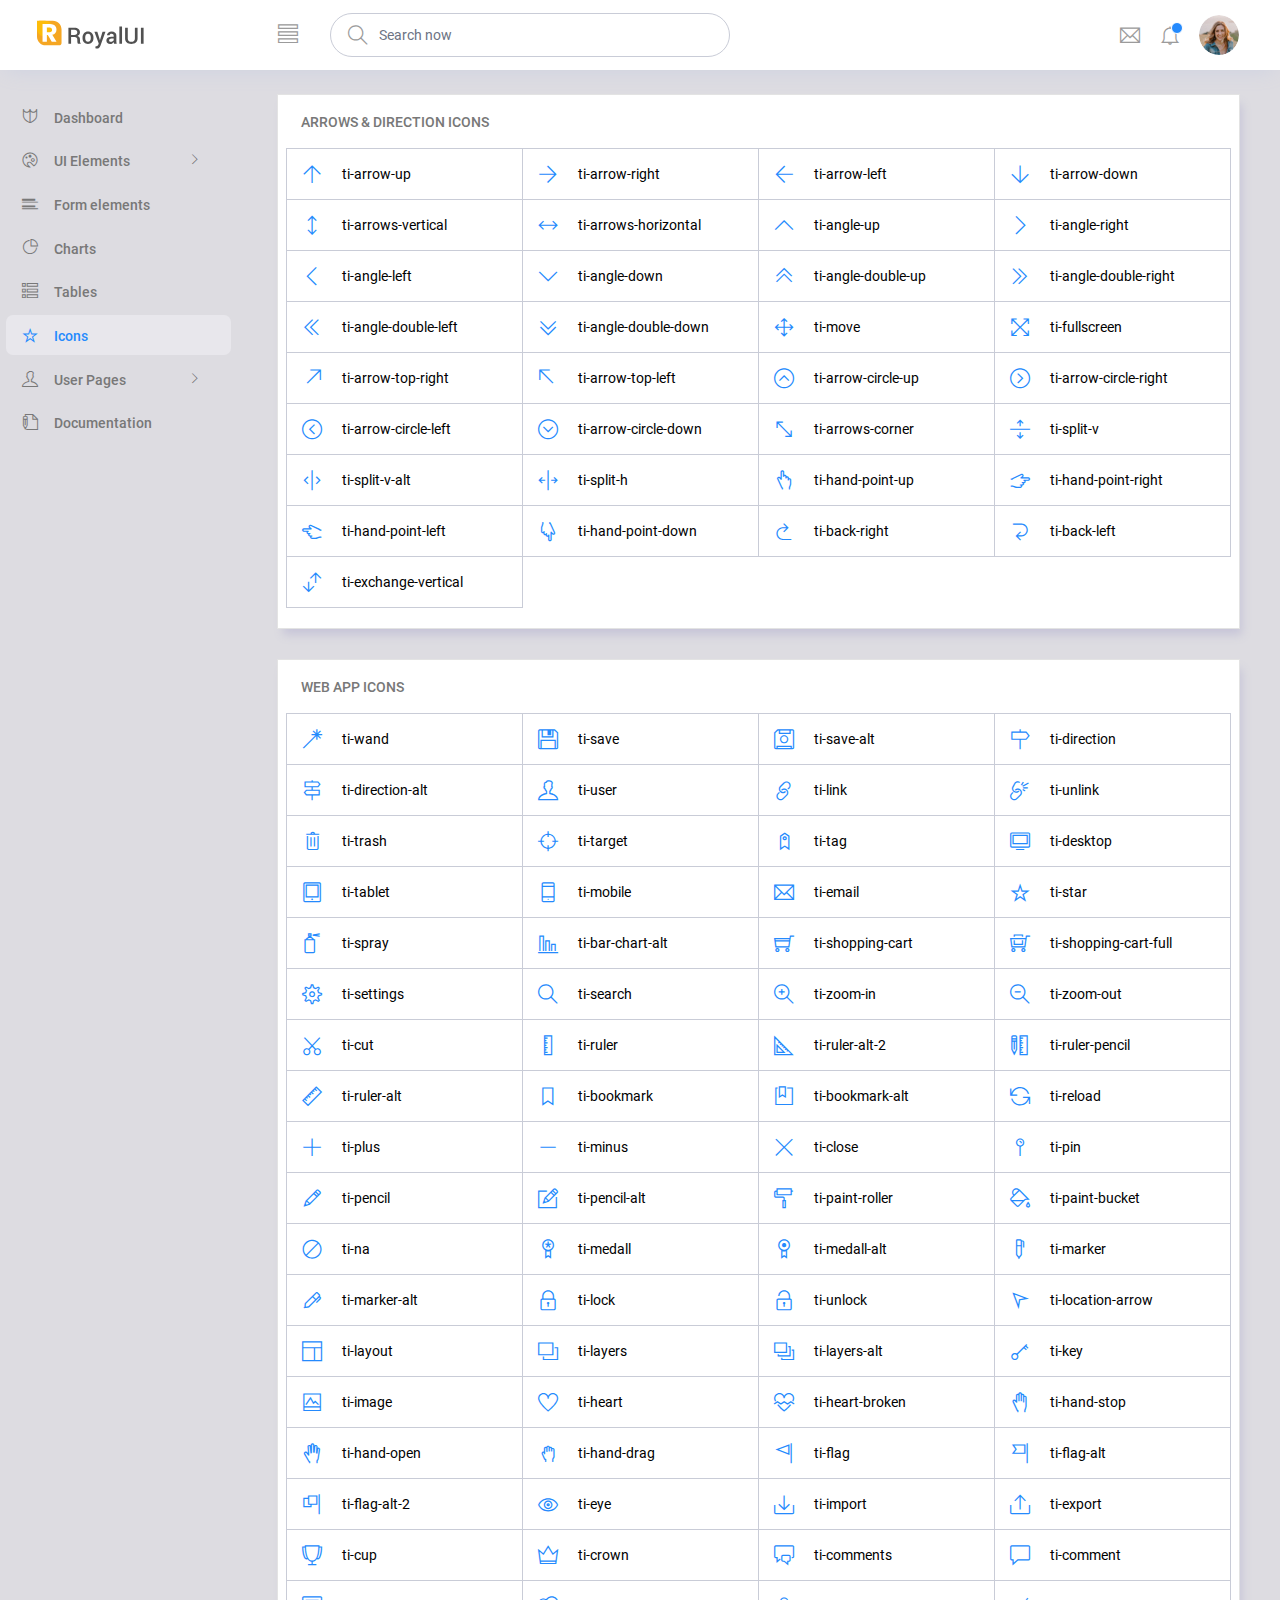
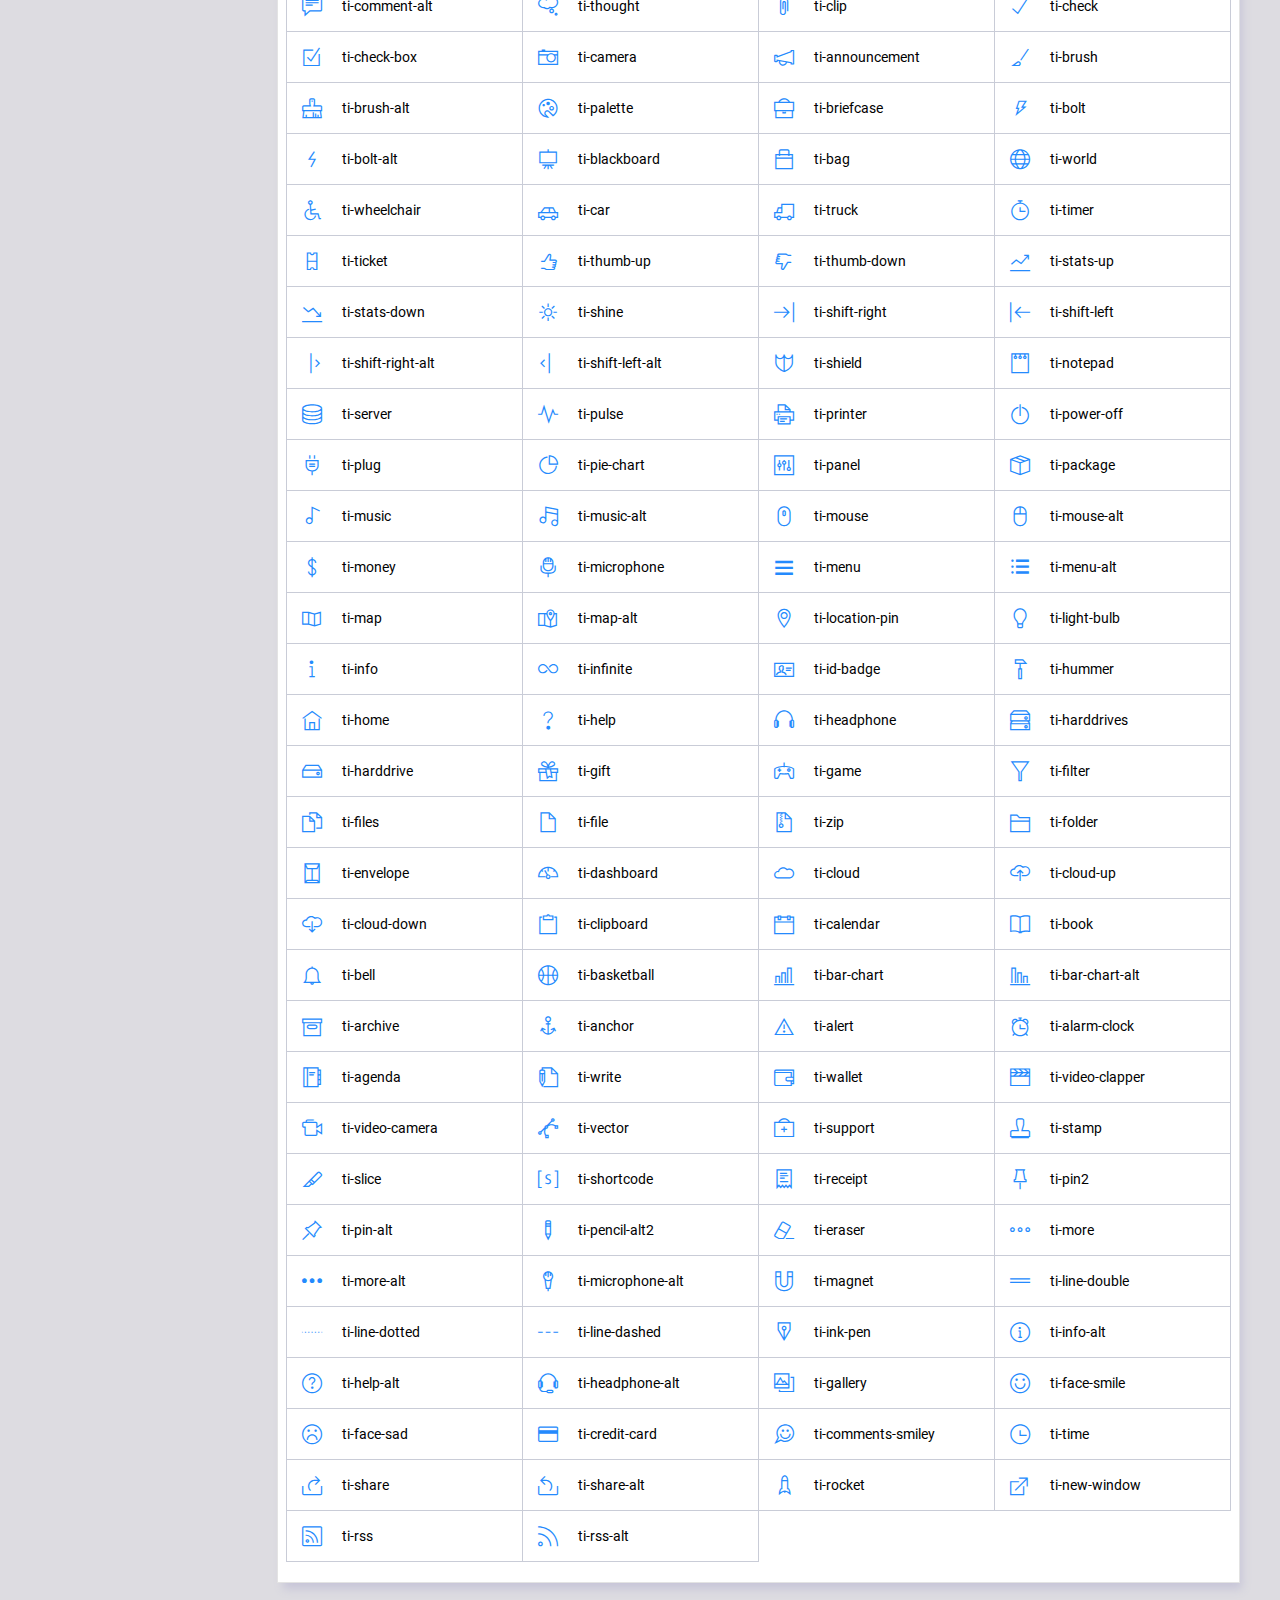
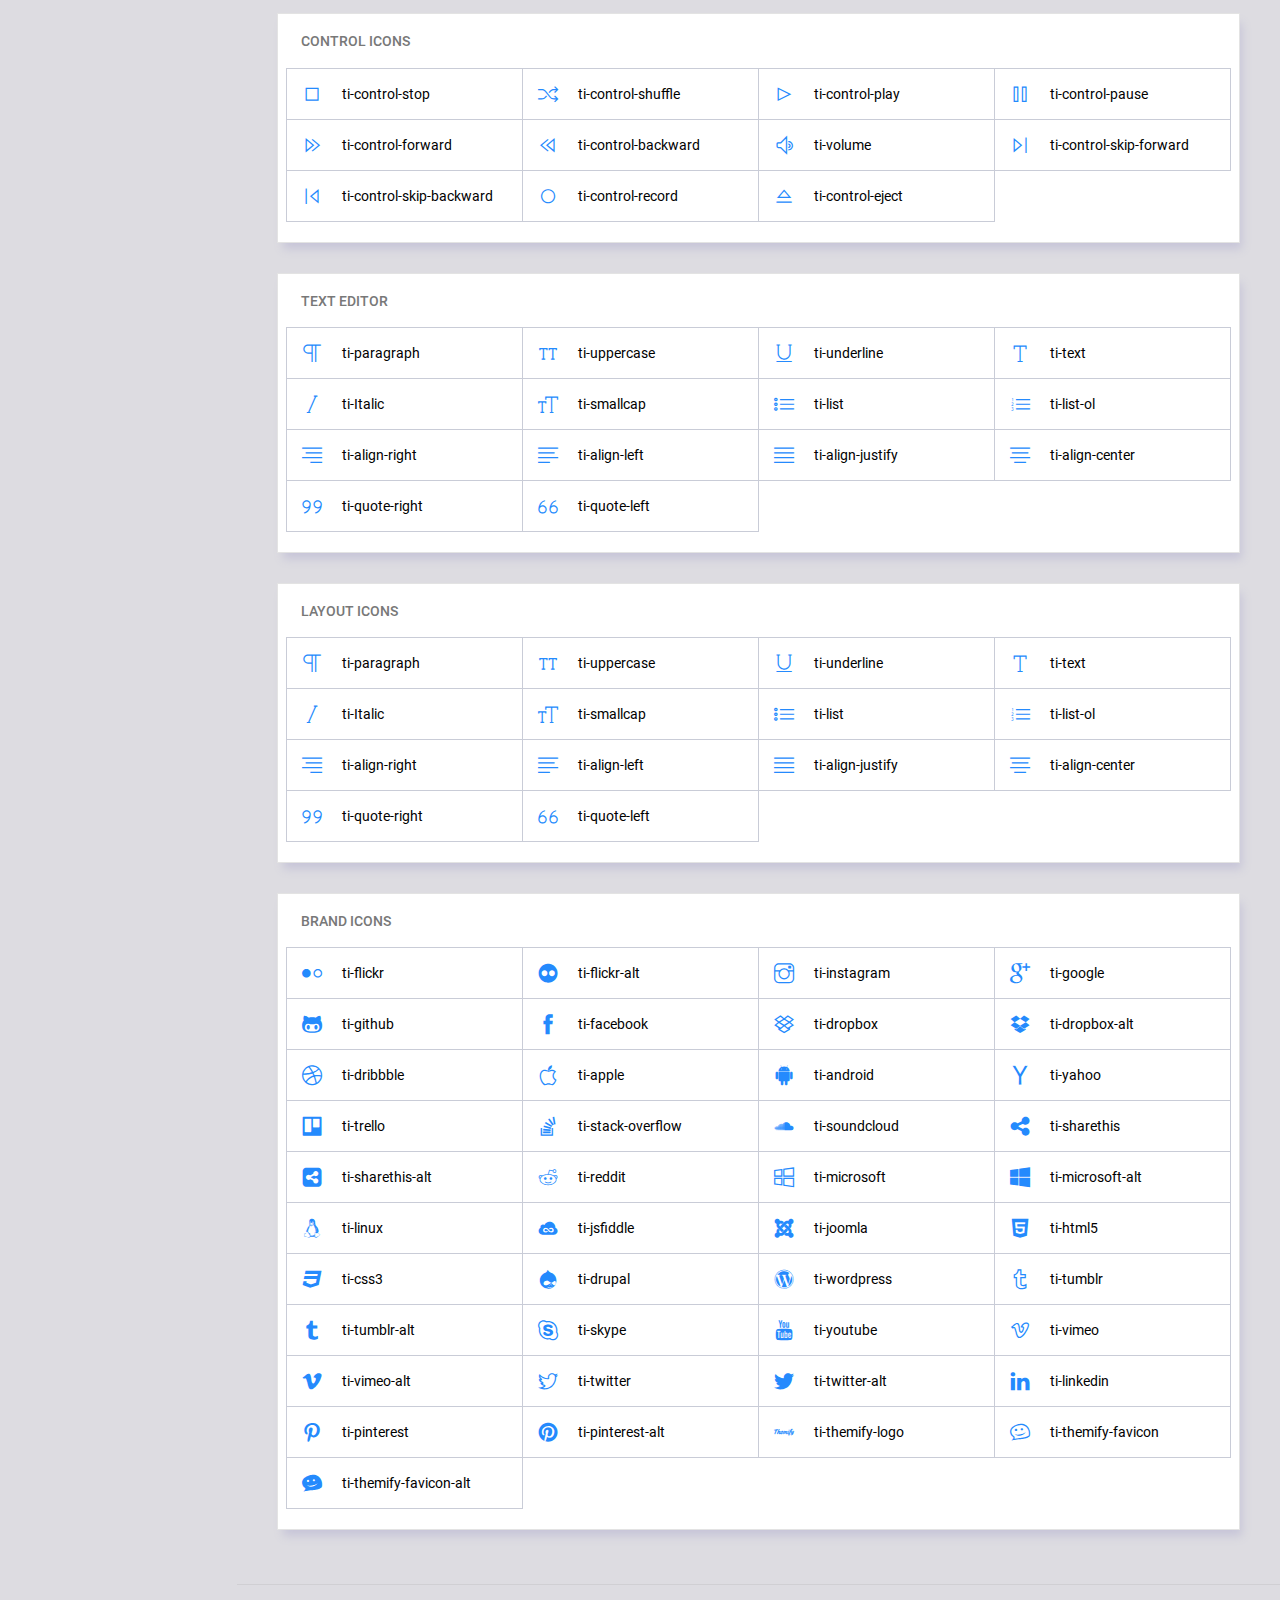
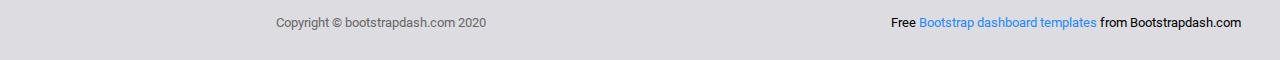
<file: static/admin/pages/icons/themify.html>
<!DOCTYPE html>
<html lang="en">

<head>
  <!-- Required meta tags -->
  <meta charset="utf-8">
  <meta name="viewport" content="width=device-width, initial-scale=1, shrink-to-fit=no">
  <title>RoyalUI Admin</title>
  <!-- plugins:css -->
  <link rel="stylesheet" href="../../vendors/ti-icons/css/themify-icons.css">
  <link rel="stylesheet" href="../../vendors/base/vendor.bundle.base.css">
  <!-- endinject -->
  <!-- plugin css for this page -->
  <!-- End plugin css for this page -->
  <!-- inject:css -->
  <link rel="stylesheet" href="../../css/style.css">
  <!-- endinject -->
  <link rel="shortcut icon" href="../../images/favicon.png" />
</head>

<body>
  <div class="container-scroller">
    <!-- partial:../../partials/_navbar.html -->
    <nav class="navbar col-lg-12 col-12 p-0 fixed-top d-flex flex-row">
      <div class="text-center navbar-brand-wrapper d-flex align-items-center justify-content-center">
        <a class="navbar-brand brand-logo mr-5" href="../../index.html"><img src="../../images/logo.svg" class="mr-2" alt="logo"/></a>
        <a class="navbar-brand brand-logo-mini" href="../../index.html"><img src="../../images/logo-mini.svg" alt="logo"/></a>
      </div>
      <div class="navbar-menu-wrapper d-flex align-items-center justify-content-end">
        <button class="navbar-toggler navbar-toggler align-self-center" type="button" data-toggle="minimize">
          <span class="ti-view-list"></span>
        </button>
        <ul class="navbar-nav mr-lg-2">
          <li class="nav-item nav-search d-none d-lg-block">
            <div class="input-group">
              <div class="input-group-prepend hover-cursor" id="navbar-search-icon">
                <span class="input-group-text" id="search">
                  <i class="ti-search"></i>
                </span>
              </div>
              <input type="text" class="form-control" id="navbar-search-input" placeholder="Search now" aria-label="search" aria-describedby="search">
            </div>
          </li>
        </ul>
        <ul class="navbar-nav navbar-nav-right">
          <li class="nav-item dropdown mr-1">
            <a class="nav-link count-indicator dropdown-toggle d-flex justify-content-center align-items-center" id="messageDropdown" href="#" data-toggle="dropdown">
              <i class="ti-email mx-0"></i>
            </a>
            <div class="dropdown-menu dropdown-menu-right navbar-dropdown" aria-labelledby="messageDropdown">
              <p class="mb-0 font-weight-normal float-left dropdown-header">Messages</p>
              <a class="dropdown-item">
                <div class="item-thumbnail">
                    <img src="../../images/faces/face4.jpg" alt="image" class="profile-pic">
                </div>
                <div class="item-content flex-grow">
                  <h6 class="ellipsis font-weight-normal">David Grey
                  </h6>
                  <p class="font-weight-light small-text text-muted mb-0">
                    The meeting is cancelled
                  </p>
                </div>
              </a>
              <a class="dropdown-item">
                <div class="item-thumbnail">
                    <img src="../../images/faces/face2.jpg" alt="image" class="profile-pic">
                </div>
                <div class="item-content flex-grow">
                  <h6 class="ellipsis font-weight-normal">Tim Cook
                  </h6>
                  <p class="font-weight-light small-text text-muted mb-0">
                    New product launch
                  </p>
                </div>
              </a>
              <a class="dropdown-item">
                <div class="item-thumbnail">
                    <img src="../../images/faces/face3.jpg" alt="image" class="profile-pic">
                </div>
                <div class="item-content flex-grow">
                  <h6 class="ellipsis font-weight-normal"> Johnson
                  </h6>
                  <p class="font-weight-light small-text text-muted mb-0">
                    Upcoming board meeting
                  </p>
                </div>
              </a>
            </div>
          </li>
          <li class="nav-item dropdown">
            <a class="nav-link count-indicator dropdown-toggle" id="notificationDropdown" href="#" data-toggle="dropdown">
              <i class="ti-bell mx-0"></i>
              <span class="count"></span>
            </a>
            <div class="dropdown-menu dropdown-menu-right navbar-dropdown" aria-labelledby="notificationDropdown">
              <p class="mb-0 font-weight-normal float-left dropdown-header">Notifications</p>
              <a class="dropdown-item">
                <div class="item-thumbnail">
                  <div class="item-icon bg-success">
                    <i class="ti-info-alt mx-0"></i>
                  </div>
                </div>
                <div class="item-content">
                  <h6 class="font-weight-normal">Application Error</h6>
                  <p class="font-weight-light small-text mb-0 text-muted">
                    Just now
                  </p>
                </div>
              </a>
              <a class="dropdown-item">
                <div class="item-thumbnail">
                  <div class="item-icon bg-warning">
                    <i class="ti-settings mx-0"></i>
                  </div>
                </div>
                <div class="item-content">
                  <h6 class="font-weight-normal">Settings</h6>
                  <p class="font-weight-light small-text mb-0 text-muted">
                    Private message
                  </p>
                </div>
              </a>
              <a class="dropdown-item">
                <div class="item-thumbnail">
                  <div class="item-icon bg-info">
                    <i class="ti-user mx-0"></i>
                  </div>
                </div>
                <div class="item-content">
                  <h6 class="font-weight-normal">New user registration</h6>
                  <p class="font-weight-light small-text mb-0 text-muted">
                    2 days ago
                  </p>
                </div>
              </a>
            </div>
          </li>
          <li class="nav-item nav-profile dropdown">
            <a class="nav-link dropdown-toggle" href="#" data-toggle="dropdown" id="profileDropdown">
              <img src="../../images/faces/face28.jpg" alt="profile"/>
            </a>
            <div class="dropdown-menu dropdown-menu-right navbar-dropdown" aria-labelledby="profileDropdown">
              <a class="dropdown-item">
                <i class="ti-settings text-primary"></i>
                Settings
              </a>
              <a class="dropdown-item">
                <i class="ti-power-off text-primary"></i>
                Logout
              </a>
            </div>
          </li>
        </ul>
        <button class="navbar-toggler navbar-toggler-right d-lg-none align-self-center" type="button" data-toggle="offcanvas">
          <span class="ti-view-list"></span>
        </button>
      </div>
    </nav>
    <!-- partial -->
    <div class="container-fluid page-body-wrapper">
      <!-- partial:../../partials/_sidebar.html -->
      <nav class="sidebar sidebar-offcanvas" id="sidebar">
        <ul class="nav">
          <li class="nav-item">
            <a class="nav-link" href="../../index.html">
              <i class="ti-shield menu-icon"></i>
              <span class="menu-title">Dashboard</span>
            </a>
          </li>
          <li class="nav-item">
            <a class="nav-link" data-toggle="collapse" href="#ui-basic" aria-expanded="false" aria-controls="ui-basic">
              <i class="ti-palette menu-icon"></i>
              <span class="menu-title">UI Elements</span>
              <i class="menu-arrow"></i>
            </a>
            <div class="collapse" id="ui-basic">
              <ul class="nav flex-column sub-menu">
                <li class="nav-item"> <a class="nav-link" href="../../pages/ui-features/buttons.html">Buttons</a></li>
                <li class="nav-item"> <a class="nav-link" href="../../pages/ui-features/typography.html">Typography</a></li>
              </ul>
            </div>
          </li>
          <li class="nav-item">
            <a class="nav-link" href="../../pages/forms/basic_elements.html">
              <i class="ti-layout-list-post menu-icon"></i>
              <span class="menu-title">Form elements</span>
            </a>
          </li>
          <li class="nav-item">
            <a class="nav-link" href="../../pages/charts/chartjs.html">
              <i class="ti-pie-chart menu-icon"></i>
              <span class="menu-title">Charts</span>
            </a>
          </li>
          <li class="nav-item">
            <a class="nav-link" href="../../pages/tables/basic-table.html">
              <i class="ti-view-list-alt menu-icon"></i>
              <span class="menu-title">Tables</span>
            </a>
          </li>
          <li class="nav-item">
            <a class="nav-link" href="../../pages/icons/themify.html">
              <i class="ti-star menu-icon"></i>
              <span class="menu-title">Icons</span>
            </a>
          </li>
          <li class="nav-item">
            <a class="nav-link" data-toggle="collapse" href="#auth" aria-expanded="false" aria-controls="auth">
              <i class="ti-user menu-icon"></i>
              <span class="menu-title">User Pages</span>
              <i class="menu-arrow"></i>
            </a>
            <div class="collapse" id="auth">
              <ul class="nav flex-column sub-menu">
                <li class="nav-item"> <a class="nav-link" href="../../pages/samples/login.html"> Login </a></li>
                <li class="nav-item"> <a class="nav-link" href="../../pages/samples/login-2.html"> Login 2 </a></li>
                <li class="nav-item"> <a class="nav-link" href="../../pages/samples/register.html"> Register </a></li>
                <li class="nav-item"> <a class="nav-link" href="../../pages/samples/register-2.html"> Register 2 </a></li>
                <li class="nav-item"> <a class="nav-link" href="../../pages/samples/lock-screen.html"> Lockscreen </a></li>
              </ul>
            </div>
          </li>
          <li class="nav-item">
            <a class="nav-link" href="../../documentation/documentation.html">
              <i class="ti-write menu-icon"></i>
              <span class="menu-title">Documentation</span>
            </a>
          </li>
        </ul>
      </nav>
      <!-- partial -->
      <div class="main-panel">          
        <div class="content-wrapper">
          <div class="row">
            <div class="col-lg-12 grid-margin">
              <div class="card">
                <div class="card-body">
                  <h4 class="card-title">Arrows & direction icons</h4>
                  <div class="icons-list row">
                    <div class="col-sm-6 col-md-4 col-lg-3"> <i class="ti-arrow-up"></i> ti-arrow-up </div>
                    <div class="col-sm-6 col-md-4 col-lg-3"> <i class="ti-arrow-right"></i> ti-arrow-right </div>
                    <div class="col-sm-6 col-md-4 col-lg-3"> <i class="ti-arrow-left"></i> ti-arrow-left </div>
                    <div class="col-sm-6 col-md-4 col-lg-3"> <i class="ti-arrow-down"></i> ti-arrow-down </div>
                    <div class="col-sm-6 col-md-4 col-lg-3"> <i class="ti-arrows-vertical"></i> ti-arrows-vertical </div>
                    <div class="col-sm-6 col-md-4 col-lg-3"> <i class="ti-arrows-horizontal"></i> ti-arrows-horizontal </div>
                    <div class="col-sm-6 col-md-4 col-lg-3"> <i class="ti-angle-up"></i> ti-angle-up </div>
                    <div class="col-sm-6 col-md-4 col-lg-3"> <i class="ti-angle-right"></i> ti-angle-right </div>
                    <div class="col-sm-6 col-md-4 col-lg-3"> <i class="ti-angle-left"></i> ti-angle-left </div>
                    <div class="col-sm-6 col-md-4 col-lg-3"> <i class="ti-angle-down"></i> ti-angle-down </div>
                    <div class="col-sm-6 col-md-4 col-lg-3"> <i class="ti-angle-double-up"></i> ti-angle-double-up </div>
                    <div class="col-sm-6 col-md-4 col-lg-3"> <i class="ti-angle-double-right"></i> ti-angle-double-right </div>
                    <div class="col-sm-6 col-md-4 col-lg-3"> <i class="ti-angle-double-left"></i> ti-angle-double-left </div>
                    <div class="col-sm-6 col-md-4 col-lg-3"> <i class="ti-angle-double-down"></i> ti-angle-double-down </div>
                    <div class="col-sm-6 col-md-4 col-lg-3"> <i class="ti-move"></i> ti-move </div>
                    <div class="col-sm-6 col-md-4 col-lg-3"> <i class="ti-fullscreen"></i> ti-fullscreen </div>
                    <div class="col-sm-6 col-md-4 col-lg-3"> <i class="ti-arrow-top-right"></i> ti-arrow-top-right </div>
                    <div class="col-sm-6 col-md-4 col-lg-3"> <i class="ti-arrow-top-left"></i> ti-arrow-top-left </div>
                    <div class="col-sm-6 col-md-4 col-lg-3"> <i class="ti-arrow-circle-up"></i> ti-arrow-circle-up </div>
                    <div class="col-sm-6 col-md-4 col-lg-3"> <i class="ti-arrow-circle-right"></i> ti-arrow-circle-right </div>
                    <div class="col-sm-6 col-md-4 col-lg-3"> <i class="ti-arrow-circle-left"></i> ti-arrow-circle-left </div>
                    <div class="col-sm-6 col-md-4 col-lg-3"> <i class="ti-arrow-circle-down"></i> ti-arrow-circle-down </div>
                    <div class="col-sm-6 col-md-4 col-lg-3"> <i class="ti-arrows-corner"></i> ti-arrows-corner </div>
                    <div class="col-sm-6 col-md-4 col-lg-3"> <i class="ti-split-v"></i> ti-split-v </div>
                    <div class="col-sm-6 col-md-4 col-lg-3"> <i class="ti-split-v-alt"></i> ti-split-v-alt </div>
                    <div class="col-sm-6 col-md-4 col-lg-3"> <i class="ti-split-h"></i> ti-split-h </div>
                    <div class="col-sm-6 col-md-4 col-lg-3"> <i class="ti-hand-point-up"></i> ti-hand-point-up </div>
                    <div class="col-sm-6 col-md-4 col-lg-3"> <i class="ti-hand-point-right"></i> ti-hand-point-right </div>
                    <div class="col-sm-6 col-md-4 col-lg-3"> <i class="ti-hand-point-left"></i> ti-hand-point-left </div>
                    <div class="col-sm-6 col-md-4 col-lg-3"> <i class="ti-hand-point-down"></i> ti-hand-point-down </div>
                    <div class="col-sm-6 col-md-4 col-lg-3"> <i class="ti-back-right"></i> ti-back-right </div>
                    <div class="col-sm-6 col-md-4 col-lg-3"> <i class="ti-back-left"></i> ti-back-left </div>
                    <div class="col-sm-6 col-md-4 col-lg-3"> <i class="ti-exchange-vertical"></i> ti-exchange-vertical </div>
                  </div>
                </div>
              </div>
            </div>
            <div class="col-lg-12 grid-margin">
              <div class="card">
                <div class="card-body">
                  <h4 class="card-title">Web app icons</h4>
                  <div class="icons-list row">
                    <div class="col-sm-6 col-md-4 col-lg-3"> <i class="ti-wand"></i> ti-wand </div>
                    <div class="col-sm-6 col-md-4 col-lg-3"> <i class="ti-save"></i> ti-save </div>
                    <div class="col-sm-6 col-md-4 col-lg-3"> <i class="ti-save-alt"></i> ti-save-alt </div>
                    <div class="col-sm-6 col-md-4 col-lg-3"> <i class="ti-direction"></i> ti-direction </div>
                    <div class="col-sm-6 col-md-4 col-lg-3"> <i class="ti-direction-alt"></i> ti-direction-alt </div>
                    <div class="col-sm-6 col-md-4 col-lg-3"> <i class="ti-user"></i> ti-user </div>
                    <div class="col-sm-6 col-md-4 col-lg-3"> <i class="ti-link"></i> ti-link </div>
                    <div class="col-sm-6 col-md-4 col-lg-3"> <i class="ti-unlink"></i> ti-unlink </div>
                    <div class="col-sm-6 col-md-4 col-lg-3"> <i class="ti-trash"></i> ti-trash </div>
                    <div class="col-sm-6 col-md-4 col-lg-3"> <i class="ti-target"></i> ti-target </div>
                    <div class="col-sm-6 col-md-4 col-lg-3"> <i class="ti-tag"></i> ti-tag </div>
                    <div class="col-sm-6 col-md-4 col-lg-3"> <i class="ti-desktop"></i> ti-desktop </div>
                    <div class="col-sm-6 col-md-4 col-lg-3"> <i class="ti-tablet"></i> ti-tablet </div>
                    <div class="col-sm-6 col-md-4 col-lg-3"> <i class="ti-mobile"></i> ti-mobile </div>
                    <div class="col-sm-6 col-md-4 col-lg-3"> <i class="ti-email"></i> ti-email </div>
                    <div class="col-sm-6 col-md-4 col-lg-3"> <i class="ti-star"></i> ti-star </div>
                    <div class="col-sm-6 col-md-4 col-lg-3"> <i class="ti-spray"></i> ti-spray </div>
                    <div class="col-sm-6 col-md-4 col-lg-3"> <i class="ti-bar-chart-alt"></i> ti-bar-chart-alt </div>
                    <div class="col-sm-6 col-md-4 col-lg-3"> <i class="ti-shopping-cart"></i> ti-shopping-cart </div>
                    <div class="col-sm-6 col-md-4 col-lg-3"> <i class="ti-shopping-cart-full"></i> ti-shopping-cart-full </div>
                    <div class="col-sm-6 col-md-4 col-lg-3"> <i class="ti-settings"></i> ti-settings </div>
                    <div class="col-sm-6 col-md-4 col-lg-3"> <i class="ti-search"></i> ti-search </div>
                    <div class="col-sm-6 col-md-4 col-lg-3"> <i class="ti-zoom-in"></i> ti-zoom-in </div>
                    <div class="col-sm-6 col-md-4 col-lg-3"> <i class="ti-zoom-out"></i> ti-zoom-out </div>
                    <div class="col-sm-6 col-md-4 col-lg-3"> <i class="ti-cut"></i> ti-cut </div>
                    <div class="col-sm-6 col-md-4 col-lg-3"> <i class="ti-ruler"></i> ti-ruler </div>
                    <div class="col-sm-6 col-md-4 col-lg-3"> <i class="ti-ruler-alt-2"></i> ti-ruler-alt-2 </div>
                    <div class="col-sm-6 col-md-4 col-lg-3"> <i class="ti-ruler-pencil"></i> ti-ruler-pencil </div>
                    <div class="col-sm-6 col-md-4 col-lg-3"> <i class="ti-ruler-alt"></i> ti-ruler-alt </div>
                    <div class="col-sm-6 col-md-4 col-lg-3"> <i class="ti-bookmark"></i> ti-bookmark </div>
                    <div class="col-sm-6 col-md-4 col-lg-3"> <i class="ti-bookmark-alt"></i> ti-bookmark-alt </div>
                    <div class="col-sm-6 col-md-4 col-lg-3"> <i class="ti-reload"></i> ti-reload </div>
                    <div class="col-sm-6 col-md-4 col-lg-3"> <i class="ti-plus"></i> ti-plus </div>
                    <div class="col-sm-6 col-md-4 col-lg-3"> <i class="ti-minus"></i> ti-minus </div>
                    <div class="col-sm-6 col-md-4 col-lg-3"> <i class="ti-close"></i> ti-close </div>
                    <div class="col-sm-6 col-md-4 col-lg-3"> <i class="ti-pin"></i> ti-pin </div>
                    <div class="col-sm-6 col-md-4 col-lg-3"> <i class="ti-pencil"></i> ti-pencil </div>
                    <div class="col-sm-6 col-md-4 col-lg-3"> <i class="ti-pencil-alt"></i> ti-pencil-alt </div>
                    <div class="col-sm-6 col-md-4 col-lg-3"> <i class="ti-paint-roller"></i> ti-paint-roller </div>
                    <div class="col-sm-6 col-md-4 col-lg-3"> <i class="ti-paint-bucket"></i> ti-paint-bucket </div>
                    <div class="col-sm-6 col-md-4 col-lg-3"> <i class="ti-na"></i> ti-na </div>
                    <div class="col-sm-6 col-md-4 col-lg-3"> <i class="ti-medall"></i> ti-medall </div>
                    <div class="col-sm-6 col-md-4 col-lg-3"> <i class="ti-medall-alt"></i> ti-medall-alt </div>
                    <div class="col-sm-6 col-md-4 col-lg-3"> <i class="ti-marker"></i> ti-marker </div>
                    <div class="col-sm-6 col-md-4 col-lg-3"> <i class="ti-marker-alt"></i> ti-marker-alt </div>
                    <div class="col-sm-6 col-md-4 col-lg-3"> <i class="ti-lock"></i> ti-lock </div>
                    <div class="col-sm-6 col-md-4 col-lg-3"> <i class="ti-unlock"></i> ti-unlock </div>
                    <div class="col-sm-6 col-md-4 col-lg-3"> <i class="ti-location-arrow"></i> ti-location-arrow </div>
                    <div class="col-sm-6 col-md-4 col-lg-3"> <i class="ti-layout"></i> ti-layout </div>
                    <div class="col-sm-6 col-md-4 col-lg-3"> <i class="ti-layers"></i> ti-layers </div>
                    <div class="col-sm-6 col-md-4 col-lg-3"> <i class="ti-layers-alt"></i> ti-layers-alt </div>
                    <div class="col-sm-6 col-md-4 col-lg-3"> <i class="ti-key"></i> ti-key </div>
                    <div class="col-sm-6 col-md-4 col-lg-3"> <i class="ti-image"></i> ti-image </div>
                    <div class="col-sm-6 col-md-4 col-lg-3"> <i class="ti-heart"></i> ti-heart </div>
                    <div class="col-sm-6 col-md-4 col-lg-3"> <i class="ti-heart-broken"></i> ti-heart-broken </div>
                    <div class="col-sm-6 col-md-4 col-lg-3"> <i class="ti-hand-stop"></i> ti-hand-stop </div>
                    <div class="col-sm-6 col-md-4 col-lg-3"> <i class="ti-hand-open"></i> ti-hand-open </div>
                    <div class="col-sm-6 col-md-4 col-lg-3"> <i class="ti-hand-drag"></i> ti-hand-drag </div>
                    <div class="col-sm-6 col-md-4 col-lg-3"> <i class="ti-flag"></i> ti-flag </div>
                    <div class="col-sm-6 col-md-4 col-lg-3"> <i class="ti-flag-alt"></i> ti-flag-alt </div>
                    <div class="col-sm-6 col-md-4 col-lg-3"> <i class="ti-flag-alt-2"></i> ti-flag-alt-2 </div>
                    <div class="col-sm-6 col-md-4 col-lg-3"> <i class="ti-eye"></i> ti-eye </div>
                    <div class="col-sm-6 col-md-4 col-lg-3"> <i class="ti-import"></i> ti-import </div>
                    <div class="col-sm-6 col-md-4 col-lg-3"> <i class="ti-export"></i> ti-export </div>
                    <div class="col-sm-6 col-md-4 col-lg-3"> <i class="ti-cup"></i> ti-cup </div>
                    <div class="col-sm-6 col-md-4 col-lg-3"> <i class="ti-crown"></i> ti-crown </div>
                    <div class="col-sm-6 col-md-4 col-lg-3"> <i class="ti-comments"></i> ti-comments </div>
                    <div class="col-sm-6 col-md-4 col-lg-3"> <i class="ti-comment"></i> ti-comment </div>
                    <div class="col-sm-6 col-md-4 col-lg-3"> <i class="ti-comment-alt"></i> ti-comment-alt </div>
                    <div class="col-sm-6 col-md-4 col-lg-3"> <i class="ti-thought"></i> ti-thought </div>
                    <div class="col-sm-6 col-md-4 col-lg-3"> <i class="ti-clip"></i> ti-clip </div>
                    <div class="col-sm-6 col-md-4 col-lg-3"> <i class="ti-check"></i> ti-check </div>
                    <div class="col-sm-6 col-md-4 col-lg-3"> <i class="ti-check-box"></i> ti-check-box </div>
                    <div class="col-sm-6 col-md-4 col-lg-3"> <i class="ti-camera"></i> ti-camera </div>
                    <div class="col-sm-6 col-md-4 col-lg-3"> <i class="ti-announcement"></i> ti-announcement </div>
                    <div class="col-sm-6 col-md-4 col-lg-3"> <i class="ti-brush"></i> ti-brush </div>
                    <div class="col-sm-6 col-md-4 col-lg-3"> <i class="ti-brush-alt"></i> ti-brush-alt </div>
                    <div class="col-sm-6 col-md-4 col-lg-3"> <i class="ti-palette"></i> ti-palette </div>
                    <div class="col-sm-6 col-md-4 col-lg-3"> <i class="ti-briefcase"></i> ti-briefcase </div>
                    <div class="col-sm-6 col-md-4 col-lg-3"> <i class="ti-bolt"></i> ti-bolt </div>
                    <div class="col-sm-6 col-md-4 col-lg-3"> <i class="ti-bolt-alt"></i> ti-bolt-alt </div>
                    <div class="col-sm-6 col-md-4 col-lg-3"> <i class="ti-blackboard"></i> ti-blackboard </div>
                    <div class="col-sm-6 col-md-4 col-lg-3"> <i class="ti-bag"></i> ti-bag </div>
                    <div class="col-sm-6 col-md-4 col-lg-3"> <i class="ti-world"></i> ti-world </div>
                    <div class="col-sm-6 col-md-4 col-lg-3"> <i class="ti-wheelchair"></i> ti-wheelchair </div>
                    <div class="col-sm-6 col-md-4 col-lg-3"> <i class="ti-car"></i> ti-car </div>
                    <div class="col-sm-6 col-md-4 col-lg-3"> <i class="ti-truck"></i> ti-truck </div>
                    <div class="col-sm-6 col-md-4 col-lg-3"> <i class="ti-timer"></i> ti-timer </div>
                    <div class="col-sm-6 col-md-4 col-lg-3"> <i class="ti-ticket"></i> ti-ticket </div>
                    <div class="col-sm-6 col-md-4 col-lg-3"> <i class="ti-thumb-up"></i> ti-thumb-up </div>
                    <div class="col-sm-6 col-md-4 col-lg-3"> <i class="ti-thumb-down"></i> ti-thumb-down </div>
                    <div class="col-sm-6 col-md-4 col-lg-3"> <i class="ti-stats-up"></i> ti-stats-up </div>
                    <div class="col-sm-6 col-md-4 col-lg-3"> <i class="ti-stats-down"></i> ti-stats-down </div>
                    <div class="col-sm-6 col-md-4 col-lg-3"> <i class="ti-shine"></i> ti-shine </div>
                    <div class="col-sm-6 col-md-4 col-lg-3"> <i class="ti-shift-right"></i> ti-shift-right </div>
                    <div class="col-sm-6 col-md-4 col-lg-3"> <i class="ti-shift-left"></i> ti-shift-left </div>
                    <div class="col-sm-6 col-md-4 col-lg-3"> <i class="ti-shift-right-alt"></i> ti-shift-right-alt </div>
                    <div class="col-sm-6 col-md-4 col-lg-3"> <i class="ti-shift-left-alt"></i> ti-shift-left-alt </div>
                    <div class="col-sm-6 col-md-4 col-lg-3"> <i class="ti-shield"></i> ti-shield </div>
                    <div class="col-sm-6 col-md-4 col-lg-3"> <i class="ti-notepad"></i> ti-notepad </div>
                    <div class="col-sm-6 col-md-4 col-lg-3"> <i class="ti-server"></i> ti-server </div>
                    <div class="col-sm-6 col-md-4 col-lg-3"> <i class="ti-pulse"></i> ti-pulse </div>
                    <div class="col-sm-6 col-md-4 col-lg-3"> <i class="ti-printer"></i> ti-printer </div>
                    <div class="col-sm-6 col-md-4 col-lg-3"> <i class="ti-power-off"></i> ti-power-off </div>
                    <div class="col-sm-6 col-md-4 col-lg-3"> <i class="ti-plug"></i> ti-plug </div>
                    <div class="col-sm-6 col-md-4 col-lg-3"> <i class="ti-pie-chart"></i> ti-pie-chart </div>
                    <div class="col-sm-6 col-md-4 col-lg-3"> <i class="ti-panel"></i> ti-panel </div>
                    <div class="col-sm-6 col-md-4 col-lg-3"> <i class="ti-package"></i> ti-package </div>
                    <div class="col-sm-6 col-md-4 col-lg-3"> <i class="ti-music"></i> ti-music </div>
                    <div class="col-sm-6 col-md-4 col-lg-3"> <i class="ti-music-alt"></i> ti-music-alt </div>
                    <div class="col-sm-6 col-md-4 col-lg-3"> <i class="ti-mouse"></i> ti-mouse </div>
                    <div class="col-sm-6 col-md-4 col-lg-3"> <i class="ti-mouse-alt"></i> ti-mouse-alt </div>
                    <div class="col-sm-6 col-md-4 col-lg-3"> <i class="ti-money"></i> ti-money </div>
                    <div class="col-sm-6 col-md-4 col-lg-3"> <i class="ti-microphone"></i> ti-microphone </div>
                    <div class="col-sm-6 col-md-4 col-lg-3"> <i class="ti-menu"></i> ti-menu </div>
                    <div class="col-sm-6 col-md-4 col-lg-3"> <i class="ti-menu-alt"></i> ti-menu-alt </div>
                    <div class="col-sm-6 col-md-4 col-lg-3"> <i class="ti-map"></i> ti-map </div>
                    <div class="col-sm-6 col-md-4 col-lg-3"> <i class="ti-map-alt"></i> ti-map-alt </div>
                    <div class="col-sm-6 col-md-4 col-lg-3"> <i class="ti-location-pin"></i> ti-location-pin </div>
                    <div class="col-sm-6 col-md-4 col-lg-3"> <i class="ti-light-bulb"></i> ti-light-bulb </div>
                    <div class="col-sm-6 col-md-4 col-lg-3"> <i class="ti-info"></i> ti-info </div>
                    <div class="col-sm-6 col-md-4 col-lg-3"> <i class="ti-infinite"></i> ti-infinite </div>
                    <div class="col-sm-6 col-md-4 col-lg-3"> <i class="ti-id-badge"></i> ti-id-badge </div>
                    <div class="col-sm-6 col-md-4 col-lg-3"> <i class="ti-hummer"></i> ti-hummer </div>
                    <div class="col-sm-6 col-md-4 col-lg-3"> <i class="ti-home"></i> ti-home </div>
                    <div class="col-sm-6 col-md-4 col-lg-3"> <i class="ti-help"></i> ti-help </div>
                    <div class="col-sm-6 col-md-4 col-lg-3"> <i class="ti-headphone"></i> ti-headphone </div>
                    <div class="col-sm-6 col-md-4 col-lg-3"> <i class="ti-harddrives"></i> ti-harddrives </div>
                    <div class="col-sm-6 col-md-4 col-lg-3"> <i class="ti-harddrive"></i> ti-harddrive </div>
                    <div class="col-sm-6 col-md-4 col-lg-3"> <i class="ti-gift"></i> ti-gift </div>
                    <div class="col-sm-6 col-md-4 col-lg-3"> <i class="ti-game"></i> ti-game </div>
                    <div class="col-sm-6 col-md-4 col-lg-3"> <i class="ti-filter"></i> ti-filter </div>
                    <div class="col-sm-6 col-md-4 col-lg-3"> <i class="ti-files"></i> ti-files </div>
                    <div class="col-sm-6 col-md-4 col-lg-3"> <i class="ti-file"></i> ti-file </div>
                    <div class="col-sm-6 col-md-4 col-lg-3"> <i class="ti-zip"></i> ti-zip </div>
                    <div class="col-sm-6 col-md-4 col-lg-3"> <i class="ti-folder"></i> ti-folder </div>
                    <div class="col-sm-6 col-md-4 col-lg-3"> <i class="ti-envelope"></i> ti-envelope </div>
                    <div class="col-sm-6 col-md-4 col-lg-3"> <i class="ti-dashboard"></i> ti-dashboard </div>
                    <div class="col-sm-6 col-md-4 col-lg-3"> <i class="ti-cloud"></i> ti-cloud </div>
                    <div class="col-sm-6 col-md-4 col-lg-3"> <i class="ti-cloud-up"></i> ti-cloud-up </div>
                    <div class="col-sm-6 col-md-4 col-lg-3"> <i class="ti-cloud-down"></i> ti-cloud-down </div>
                    <div class="col-sm-6 col-md-4 col-lg-3"> <i class="ti-clipboard"></i> ti-clipboard </div>
                    <div class="col-sm-6 col-md-4 col-lg-3"> <i class="ti-calendar"></i> ti-calendar </div>
                    <div class="col-sm-6 col-md-4 col-lg-3"> <i class="ti-book"></i> ti-book </div>
                    <div class="col-sm-6 col-md-4 col-lg-3"> <i class="ti-bell"></i> ti-bell </div>
                    <div class="col-sm-6 col-md-4 col-lg-3"> <i class="ti-basketball"></i> ti-basketball </div>
                    <div class="col-sm-6 col-md-4 col-lg-3"> <i class="ti-bar-chart"></i> ti-bar-chart </div>
                    <div class="col-sm-6 col-md-4 col-lg-3"> <i class="ti-bar-chart-alt"></i> ti-bar-chart-alt </div>
                    <div class="col-sm-6 col-md-4 col-lg-3"> <i class="ti-archive"></i> ti-archive </div>
                    <div class="col-sm-6 col-md-4 col-lg-3"> <i class="ti-anchor"></i> ti-anchor </div>
                    <div class="col-sm-6 col-md-4 col-lg-3"> <i class="ti-alert"></i> ti-alert </div>
                    <div class="col-sm-6 col-md-4 col-lg-3"> <i class="ti-alarm-clock"></i> ti-alarm-clock </div>
                    <div class="col-sm-6 col-md-4 col-lg-3"> <i class="ti-agenda"></i> ti-agenda </div>
                    <div class="col-sm-6 col-md-4 col-lg-3"> <i class="ti-write"></i> ti-write </div>
                    <div class="col-sm-6 col-md-4 col-lg-3"> <i class="ti-wallet"></i> ti-wallet </div>
                    <div class="col-sm-6 col-md-4 col-lg-3"> <i class="ti-video-clapper"></i> ti-video-clapper </div>
                    <div class="col-sm-6 col-md-4 col-lg-3"> <i class="ti-video-camera"></i> ti-video-camera </div>
                    <div class="col-sm-6 col-md-4 col-lg-3"> <i class="ti-vector"></i> ti-vector </div>
                    <div class="col-sm-6 col-md-4 col-lg-3"> <i class="ti-support"></i> ti-support </div>
                    <div class="col-sm-6 col-md-4 col-lg-3"> <i class="ti-stamp"></i> ti-stamp </div>
                    <div class="col-sm-6 col-md-4 col-lg-3"> <i class="ti-slice"></i> ti-slice </div>
                    <div class="col-sm-6 col-md-4 col-lg-3"> <i class="ti-shortcode"></i> ti-shortcode </div>
                    <div class="col-sm-6 col-md-4 col-lg-3"> <i class="ti-receipt"></i> ti-receipt </div>
                    <div class="col-sm-6 col-md-4 col-lg-3"> <i class="ti-pin2"></i> ti-pin2 </div>
                    <div class="col-sm-6 col-md-4 col-lg-3"> <i class="ti-pin-alt"></i> ti-pin-alt </div>
                    <div class="col-sm-6 col-md-4 col-lg-3"> <i class="ti-pencil-alt2"></i> ti-pencil-alt2 </div>
                    <div class="col-sm-6 col-md-4 col-lg-3"> <i class="ti-eraser"></i> ti-eraser </div>
                    <div class="col-sm-6 col-md-4 col-lg-3"> <i class="ti-more"></i> ti-more </div>
                    <div class="col-sm-6 col-md-4 col-lg-3"> <i class="ti-more-alt"></i> ti-more-alt </div>
                    <div class="col-sm-6 col-md-4 col-lg-3"> <i class="ti-microphone-alt"></i> ti-microphone-alt </div>
                    <div class="col-sm-6 col-md-4 col-lg-3"> <i class="ti-magnet"></i> ti-magnet </div>
                    <div class="col-sm-6 col-md-4 col-lg-3"> <i class="ti-line-double"></i> ti-line-double </div>
                    <div class="col-sm-6 col-md-4 col-lg-3"> <i class="ti-line-dotted"></i> ti-line-dotted </div>
                    <div class="col-sm-6 col-md-4 col-lg-3"> <i class="ti-line-dashed"></i> ti-line-dashed </div>
                    <div class="col-sm-6 col-md-4 col-lg-3"> <i class="ti-ink-pen"></i> ti-ink-pen </div>
                    <div class="col-sm-6 col-md-4 col-lg-3"> <i class="ti-info-alt"></i> ti-info-alt </div>
                    <div class="col-sm-6 col-md-4 col-lg-3"> <i class="ti-help-alt"></i> ti-help-alt </div>
                    <div class="col-sm-6 col-md-4 col-lg-3"> <i class="ti-headphone-alt"></i> ti-headphone-alt </div>
                    <div class="col-sm-6 col-md-4 col-lg-3"> <i class="ti-gallery"></i> ti-gallery </div>
                    <div class="col-sm-6 col-md-4 col-lg-3"> <i class="ti-face-smile"></i> ti-face-smile </div>
                    <div class="col-sm-6 col-md-4 col-lg-3"> <i class="ti-face-sad"></i> ti-face-sad </div>
                    <div class="col-sm-6 col-md-4 col-lg-3"> <i class="ti-credit-card"></i> ti-credit-card </div>
                    <div class="col-sm-6 col-md-4 col-lg-3"> <i class="ti-comments-smiley"></i> ti-comments-smiley </div>
                    <div class="col-sm-6 col-md-4 col-lg-3"> <i class="ti-time"></i> ti-time </div>
                    <div class="col-sm-6 col-md-4 col-lg-3"> <i class="ti-share"></i> ti-share </div>
                    <div class="col-sm-6 col-md-4 col-lg-3"> <i class="ti-share-alt"></i> ti-share-alt </div>
                    <div class="col-sm-6 col-md-4 col-lg-3"> <i class="ti-rocket"></i> ti-rocket </div>
                    <div class="col-sm-6 col-md-4 col-lg-3"> <i class="ti-new-window"></i> ti-new-window </div>
                    <div class="col-sm-6 col-md-4 col-lg-3"> <i class="ti-rss"></i> ti-rss </div>
                    <div class="col-sm-6 col-md-4 col-lg-3"> <i class="ti-rss-alt"></i> ti-rss-alt </div>
                  </div>
                </div>
              </div>
            </div>
            <div class="col-lg-12 grid-margin">
              <div class="card">
                <div class="card-body">
                  <h4 class="card-title">Control icons</h4>
                  <div class="icons-list row">
                    <div class="col-sm-6 col-md-4 col-lg-3"> <i class="ti-control-stop"></i> ti-control-stop </div>
                    <div class="col-sm-6 col-md-4 col-lg-3"> <i class="ti-control-shuffle"></i> ti-control-shuffle </div>
                    <div class="col-sm-6 col-md-4 col-lg-3"> <i class="ti-control-play"></i> ti-control-play </div>
                    <div class="col-sm-6 col-md-4 col-lg-3"> <i class="ti-control-pause"></i> ti-control-pause </div>
                    <div class="col-sm-6 col-md-4 col-lg-3"> <i class="ti-control-forward"></i> ti-control-forward </div>
                    <div class="col-sm-6 col-md-4 col-lg-3"> <i class="ti-control-backward"></i> ti-control-backward </div>
                    <div class="col-sm-6 col-md-4 col-lg-3"> <i class="ti-volume"></i> ti-volume </div>
                    <div class="col-sm-6 col-md-4 col-lg-3"> <i class="ti-control-skip-forward"></i> ti-control-skip-forward </div>
                    <div class="col-sm-6 col-md-4 col-lg-3"> <i class="ti-control-skip-backward"></i> ti-control-skip-backward </div>
                    <div class="col-sm-6 col-md-4 col-lg-3"> <i class="ti-control-record"></i> ti-control-record </div>
                    <div class="col-sm-6 col-md-4 col-lg-3"> <i class="ti-control-eject"></i> ti-control-eject </div>
                  </div>
                </div>
              </div>
            </div>
            <div class="col-lg-12 grid-margin">
              <div class="card">
                <div class="card-body">
                  <h4 class="card-title">Text editor</h4>
                  <div class="icons-list row">
                    <div class="col-sm-6 col-md-4 col-lg-3"> <i class="ti-paragraph"></i> ti-paragraph </div>
                    <div class="col-sm-6 col-md-4 col-lg-3"> <i class="ti-uppercase"></i> ti-uppercase </div>
                    <div class="col-sm-6 col-md-4 col-lg-3"> <i class="ti-underline"></i> ti-underline </div>
                    <div class="col-sm-6 col-md-4 col-lg-3"> <i class="ti-text"></i> ti-text </div>
                    <div class="col-sm-6 col-md-4 col-lg-3"> <i class="ti-Italic"></i> ti-Italic </div>
                    <div class="col-sm-6 col-md-4 col-lg-3"> <i class="ti-smallcap"></i> ti-smallcap </div>
                    <div class="col-sm-6 col-md-4 col-lg-3"> <i class="ti-list"></i> ti-list </div>
                    <div class="col-sm-6 col-md-4 col-lg-3"> <i class="ti-list-ol"></i> ti-list-ol </div>
                    <div class="col-sm-6 col-md-4 col-lg-3"> <i class="ti-align-right"></i> ti-align-right </div>
                    <div class="col-sm-6 col-md-4 col-lg-3"> <i class="ti-align-left"></i> ti-align-left </div>
                    <div class="col-sm-6 col-md-4 col-lg-3"> <i class="ti-align-justify"></i> ti-align-justify </div>
                    <div class="col-sm-6 col-md-4 col-lg-3"> <i class="ti-align-center"></i> ti-align-center </div>
                    <div class="col-sm-6 col-md-4 col-lg-3"> <i class="ti-quote-right"></i> ti-quote-right </div>
                    <div class="col-sm-6 col-md-4 col-lg-3"> <i class="ti-quote-left"></i> ti-quote-left </div>
                  </div>
                </div>
              </div>
            </div>
            <div class="col-lg-12 grid-margin">
              <div class="card">
                <div class="card-body">
                  <h4 class="card-title">Layout icons</h4>
                  <div class="icons-list row">
                    <div class="col-sm-6 col-md-4 col-lg-3"> <i class="ti-paragraph"></i> ti-paragraph </div>
                    <div class="col-sm-6 col-md-4 col-lg-3"> <i class="ti-uppercase"></i> ti-uppercase </div>
                    <div class="col-sm-6 col-md-4 col-lg-3"> <i class="ti-underline"></i> ti-underline </div>
                    <div class="col-sm-6 col-md-4 col-lg-3"> <i class="ti-text"></i> ti-text </div>
                    <div class="col-sm-6 col-md-4 col-lg-3"> <i class="ti-Italic"></i> ti-Italic </div>
                    <div class="col-sm-6 col-md-4 col-lg-3"> <i class="ti-smallcap"></i> ti-smallcap </div>
                    <div class="col-sm-6 col-md-4 col-lg-3"> <i class="ti-list"></i> ti-list </div>
                    <div class="col-sm-6 col-md-4 col-lg-3"> <i class="ti-list-ol"></i> ti-list-ol </div>
                    <div class="col-sm-6 col-md-4 col-lg-3"> <i class="ti-align-right"></i> ti-align-right </div>
                    <div class="col-sm-6 col-md-4 col-lg-3"> <i class="ti-align-left"></i> ti-align-left </div>
                    <div class="col-sm-6 col-md-4 col-lg-3"> <i class="ti-align-justify"></i> ti-align-justify </div>
                    <div class="col-sm-6 col-md-4 col-lg-3"> <i class="ti-align-center"></i> ti-align-center </div>
                    <div class="col-sm-6 col-md-4 col-lg-3"> <i class="ti-quote-right"></i> ti-quote-right </div>
                    <div class="col-sm-6 col-md-4 col-lg-3"> <i class="ti-quote-left"></i> ti-quote-left </div>
                  </div>
                </div>
              </div>
            </div>
            <div class="col-lg-12 grid-margin">
              <div class="card">
                <div class="card-body">
                  <h4 class="card-title">Brand icons</h4>
                  <div class="icons-list row">
                    <div class="col-sm-6 col-md-4 col-lg-3"> <i class="ti-flickr"></i> ti-flickr </div>
                    <div class="col-sm-6 col-md-4 col-lg-3"> <i class="ti-flickr-alt"></i> ti-flickr-alt </div>
                    <div class="col-sm-6 col-md-4 col-lg-3"> <i class="ti-instagram"></i> ti-instagram </div>
                    <div class="col-sm-6 col-md-4 col-lg-3"> <i class="ti-google"></i> ti-google </div>
                    <div class="col-sm-6 col-md-4 col-lg-3"> <i class="ti-github"></i> ti-github </div>
                    <div class="col-sm-6 col-md-4 col-lg-3"> <i class="ti-facebook"></i> ti-facebook </div>
                    <div class="col-sm-6 col-md-4 col-lg-3"> <i class="ti-dropbox"></i> ti-dropbox </div>
                    <div class="col-sm-6 col-md-4 col-lg-3"> <i class="ti-dropbox-alt"></i> ti-dropbox-alt </div>
                    <div class="col-sm-6 col-md-4 col-lg-3"> <i class="ti-dribbble"></i> ti-dribbble </div>
                    <div class="col-sm-6 col-md-4 col-lg-3"> <i class="ti-apple"></i> ti-apple </div>
                    <div class="col-sm-6 col-md-4 col-lg-3"> <i class="ti-android"></i> ti-android </div>
                    <div class="col-sm-6 col-md-4 col-lg-3"> <i class="ti-yahoo"></i> ti-yahoo </div>
                    <div class="col-sm-6 col-md-4 col-lg-3"> <i class="ti-trello"></i> ti-trello </div>
                    <div class="col-sm-6 col-md-4 col-lg-3"> <i class="ti-stack-overflow"></i> ti-stack-overflow </div>
                    <div class="col-sm-6 col-md-4 col-lg-3"> <i class="ti-soundcloud"></i> ti-soundcloud </div>
                    <div class="col-sm-6 col-md-4 col-lg-3"> <i class="ti-sharethis"></i> ti-sharethis </div>
                    <div class="col-sm-6 col-md-4 col-lg-3"> <i class="ti-sharethis-alt"></i> ti-sharethis-alt </div>
                    <div class="col-sm-6 col-md-4 col-lg-3"> <i class="ti-reddit"></i> ti-reddit </div>
                    <div class="col-sm-6 col-md-4 col-lg-3"> <i class="ti-microsoft"></i> ti-microsoft </div>
                    <div class="col-sm-6 col-md-4 col-lg-3"> <i class="ti-microsoft-alt"></i> ti-microsoft-alt </div>
                    <div class="col-sm-6 col-md-4 col-lg-3"> <i class="ti-linux"></i> ti-linux </div>
                    <div class="col-sm-6 col-md-4 col-lg-3"> <i class="ti-jsfiddle"></i> ti-jsfiddle </div>
                    <div class="col-sm-6 col-md-4 col-lg-3"> <i class="ti-joomla"></i> ti-joomla </div>
                    <div class="col-sm-6 col-md-4 col-lg-3"> <i class="ti-html5"></i> ti-html5 </div>
                    <div class="col-sm-6 col-md-4 col-lg-3"> <i class="ti-css3"></i> ti-css3 </div>
                    <div class="col-sm-6 col-md-4 col-lg-3"> <i class="ti-drupal"></i> ti-drupal </div>
                    <div class="col-sm-6 col-md-4 col-lg-3"> <i class="ti-wordpress"></i> ti-wordpress </div>
                    <div class="col-sm-6 col-md-4 col-lg-3"> <i class="ti-tumblr"></i> ti-tumblr </div>
                    <div class="col-sm-6 col-md-4 col-lg-3"> <i class="ti-tumblr-alt"></i> ti-tumblr-alt </div>
                    <div class="col-sm-6 col-md-4 col-lg-3"> <i class="ti-skype"></i> ti-skype </div>
                    <div class="col-sm-6 col-md-4 col-lg-3"> <i class="ti-youtube"></i> ti-youtube </div>
                    <div class="col-sm-6 col-md-4 col-lg-3"> <i class="ti-vimeo"></i> ti-vimeo </div>
                    <div class="col-sm-6 col-md-4 col-lg-3"> <i class="ti-vimeo-alt"></i> ti-vimeo-alt </div>
                    <div class="col-sm-6 col-md-4 col-lg-3"> <i class="ti-twitter"></i> ti-twitter </div>
                    <div class="col-sm-6 col-md-4 col-lg-3"> <i class="ti-twitter-alt"></i> ti-twitter-alt </div>
                    <div class="col-sm-6 col-md-4 col-lg-3"> <i class="ti-linkedin"></i> ti-linkedin </div>
                    <div class="col-sm-6 col-md-4 col-lg-3"> <i class="ti-pinterest"></i> ti-pinterest </div>
                    <div class="col-sm-6 col-md-4 col-lg-3"> <i class="ti-pinterest-alt"></i> ti-pinterest-alt </div>
                    <div class="col-sm-6 col-md-4 col-lg-3"> <i class="ti-themify-logo"></i> ti-themify-logo </div>
                    <div class="col-sm-6 col-md-4 col-lg-3"> <i class="ti-themify-favicon"></i> ti-themify-favicon </div>
                    <div class="col-sm-6 col-md-4 col-lg-3"> <i class="ti-themify-favicon-alt"></i> ti-themify-favicon-alt </div>
                  </div>
                </div>
              </div>
            </div>
          </div>
        </div>
        <!-- partial:../../partials/_footer.html -->
        <footer class="footer">
          <div class="d-sm-flex justify-content-center justify-content-sm-between">
            <span class="text-muted d-block text-center text-sm-left d-sm-inline-block">Copyright © bootstrapdash.com 2020</span>
            <span class="float-none float-sm-right d-block mt-1 mt-sm-0 text-center"> Free <a href="https://www.bootstrapdash.com/" target="_blank">Bootstrap dashboard templates</a> from Bootstrapdash.com</span>
          </div>
        </footer>
        <!-- partial -->
      </div>
    </div>
  </div>
  <!-- plugins:js -->
  <script src="../../vendors/base/vendor.bundle.base.js"></script>
  <!-- endinject -->
  <!-- Plugin js for this page-->
  <!-- End plugin js for this page-->
  <!-- inject:js -->
  <script src="../../js/off-canvas.js"></script>
  <script src="../../js/hoverable-collapse.js"></script>
  <script src="../../js/template.js"></script>
  <script src="../../js/todolist.js"></script>
  <!-- endinject -->
  <!-- Custom js for this page-->
  <!-- End custom js for this page-->
</body>

</html>
</file>
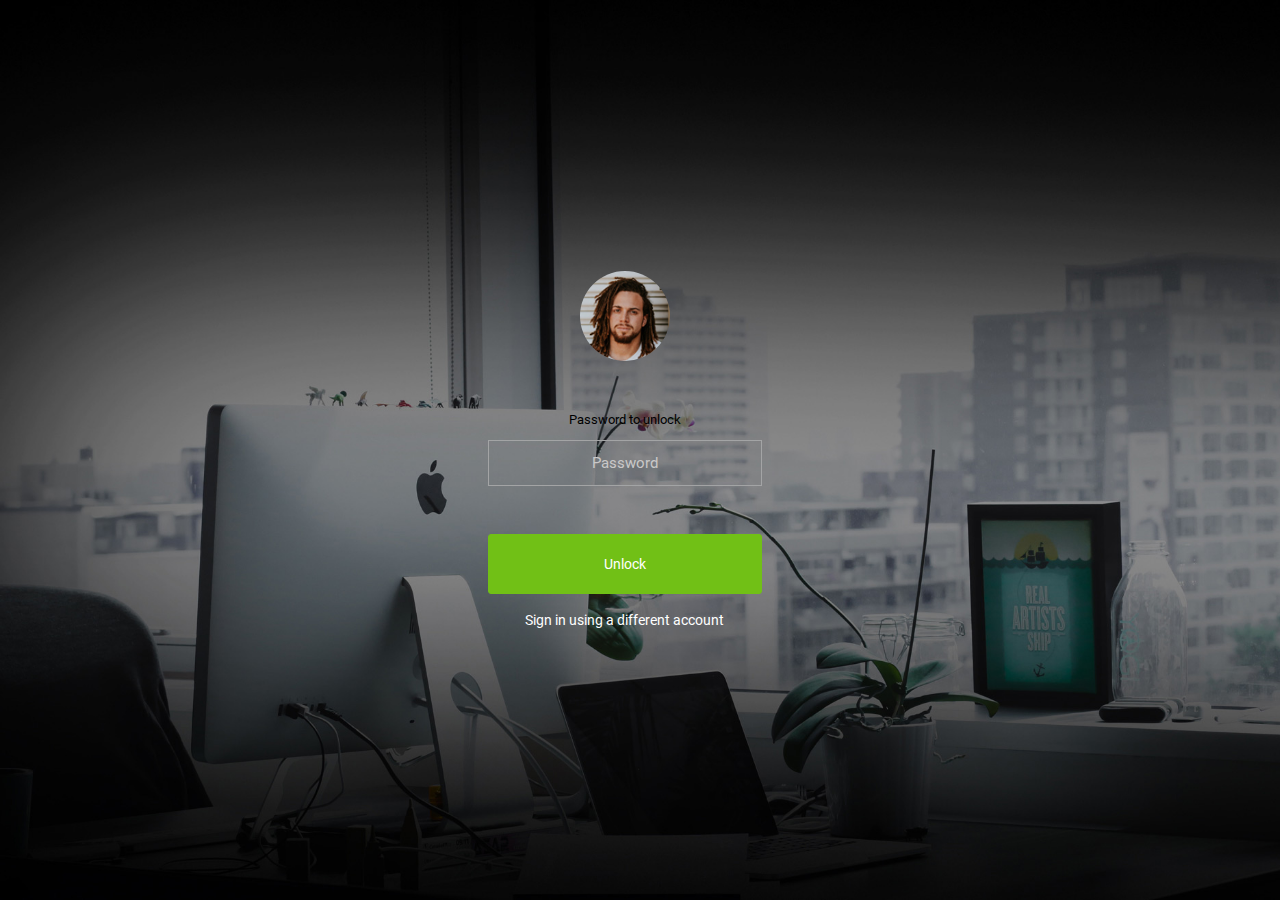
<file: static/admin/pages/samples/lock-screen.html>
<!DOCTYPE html>
<html lang="en">

<head>
  <!-- Required meta tags -->
  <meta charset="utf-8">
  <meta name="viewport" content="width=device-width, initial-scale=1, shrink-to-fit=no">
  <title>RoyalUI Admin</title>
  <!-- plugins:css -->
  <link rel="stylesheet" href="../../vendors/ti-icons/css/themify-icons.css">
  <link rel="stylesheet" href="../../vendors/base/vendor.bundle.base.css">
  <!-- endinject -->
  <!-- plugin css for this page -->
  <!-- End plugin css for this page -->
  <!-- inject:css -->
  <link rel="stylesheet" href="../../css/style.css">
  <!-- endinject -->
  <link rel="shortcut icon" href="../../images/favicon.png" />
</head>

<body>
  <div class="container-scroller">
    <div class="container-fluid page-body-wrapper full-page-wrapper">
      <div class="content-wrapper d-flex align-items-center auth lock-full-bg">
        <div class="row w-100">
          <div class="col-lg-4 mx-auto">
            <div class="auth-form-transparent text-left p-5 text-center">
              <img src="../../images/faces/face13.jpg" class="lock-profile-img" alt="img">
              <form class="pt-5">
                <div class="form-group">
                  <label for="examplePassword1">Password to unlock</label>
                  <input type="password" class="form-control text-center" id="examplePassword1" placeholder="Password">
                </div>
                <div class="mt-5">
                  <a class="btn btn-block btn-success btn-lg font-weight-medium" href="../../index.html">Unlock</a>
                </div>
                <div class="mt-3 text-center">
                  <a href="#" class="auth-link text-white">Sign in using a different account</a>
                </div>
              </form>
            </div>
          </div>
        </div>
      </div>
      <!-- content-wrapper ends -->
    </div>
    <!-- page-body-wrapper ends -->
  </div>
  <!-- container-scroller -->
  <!-- plugins:js -->
  <script src="../../vendors/base/vendor.bundle.base.js"></script>
  <!-- endinject -->
  <!-- inject:js -->
  <script src="../../js/off-canvas.js"></script>
  <script src="../../js/hoverable-collapse.js"></script>
  <script src="../../js/template.js"></script>
  <script src="../../js/todolist.js"></script>
  <!-- endinject -->
</body>

</html>
</file>
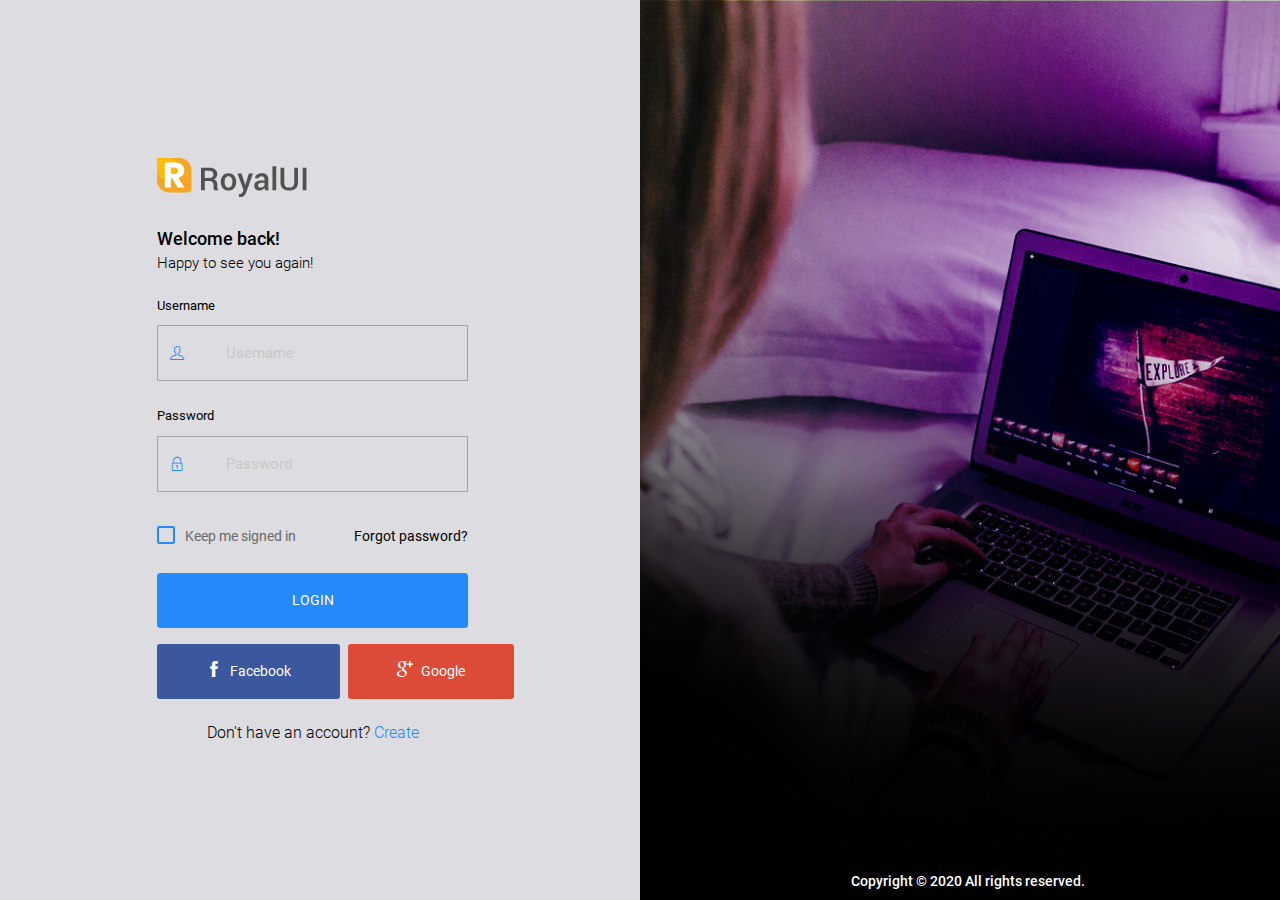
<file: static/admin/pages/samples/login-2.html>
<!DOCTYPE html>
<html lang="en">

<head>
  <!-- Required meta tags -->
  <meta charset="utf-8">
  <meta name="viewport" content="width=device-width, initial-scale=1, shrink-to-fit=no">
  <title>RoyalUI Admin</title>
  <!-- plugins:css -->
  <link rel="stylesheet" href="../../vendors/ti-icons/css/themify-icons.css">
  <link rel="stylesheet" href="../../vendors/base/vendor.bundle.base.css">
  <!-- endinject -->
  <!-- plugin css for this page -->
  <!-- End plugin css for this page -->
  <!-- inject:css -->
  <link rel="stylesheet" href="../../css/style.css">
  <!-- endinject -->
  <link rel="shortcut icon" href="../../images/favicon.png" />
</head>

<body>
  <div class="container-scroller">
    <div class="container-fluid page-body-wrapper full-page-wrapper">
      <div class="content-wrapper d-flex align-items-stretch auth auth-img-bg">
        <div class="row flex-grow">
          <div class="col-lg-6 d-flex align-items-center justify-content-center">
            <div class="auth-form-transparent text-left p-3">
              <div class="brand-logo">
                <img src="../../images/logo.svg" alt="logo">
              </div>
              <h4>Welcome back!</h4>
              <h6 class="font-weight-light">Happy to see you again!</h6>
              <form class="pt-3">
                <div class="form-group">
                  <label for="exampleInputEmail">Username</label>
                  <div class="input-group">
                    <div class="input-group-prepend bg-transparent">
                      <span class="input-group-text bg-transparent border-right-0">
                        <i class="ti-user text-primary"></i>
                      </span>
                    </div>
                    <input type="text" class="form-control form-control-lg border-left-0" id="exampleInputEmail" placeholder="Username">
                  </div>
                </div>
                <div class="form-group">
                  <label for="exampleInputPassword">Password</label>
                  <div class="input-group">
                    <div class="input-group-prepend bg-transparent">
                      <span class="input-group-text bg-transparent border-right-0">
                        <i class="ti-lock text-primary"></i>
                      </span>
                    </div>
                    <input type="password" class="form-control form-control-lg border-left-0" id="exampleInputPassword" placeholder="Password">                        
                  </div>
                </div>
                <div class="my-2 d-flex justify-content-between align-items-center">
                  <div class="form-check">
                    <label class="form-check-label text-muted">
                      <input type="checkbox" class="form-check-input">
                      Keep me signed in
                    </label>
                  </div>
                  <a href="#" class="auth-link text-black">Forgot password?</a>
                </div>
                <div class="my-3">
                  <a class="btn btn-block btn-primary btn-lg font-weight-medium auth-form-btn" href="../../index.html">LOGIN</a>
                </div>
                <div class="mb-2 d-flex">
                  <button type="button" class="btn btn-facebook auth-form-btn flex-grow mr-1">
                    <i class="ti-facebook mr-2"></i>Facebook
                  </button>
                  <button type="button" class="btn btn-google auth-form-btn flex-grow ml-1">
                    <i class="ti-google mr-2"></i>Google
                  </button>
                </div>
                <div class="text-center mt-4 font-weight-light">
                  Don't have an account? <a href="register-2.html" class="text-primary">Create</a>
                </div>
              </form>
            </div>
          </div>
          <div class="col-lg-6 login-half-bg d-flex flex-row">
            <p class="text-white font-weight-medium text-center flex-grow align-self-end">Copyright &copy; 2020  All rights reserved.</p>
          </div>
        </div>
      </div>
      <!-- content-wrapper ends -->
    </div>
    <!-- page-body-wrapper ends -->
  </div>
  <!-- container-scroller -->
  <!-- plugins:js -->
  <script src="../../vendors/base/vendor.bundle.base.js"></script>
  <!-- endinject -->
  <!-- inject:js -->
  <script src="../../js/off-canvas.js"></script>
  <script src="../../js/hoverable-collapse.js"></script>
  <script src="../../js/template.js"></script>
  <script src="../../js/todolist.js"></script>
  <!-- endinject -->
</body>

</html>
</file>
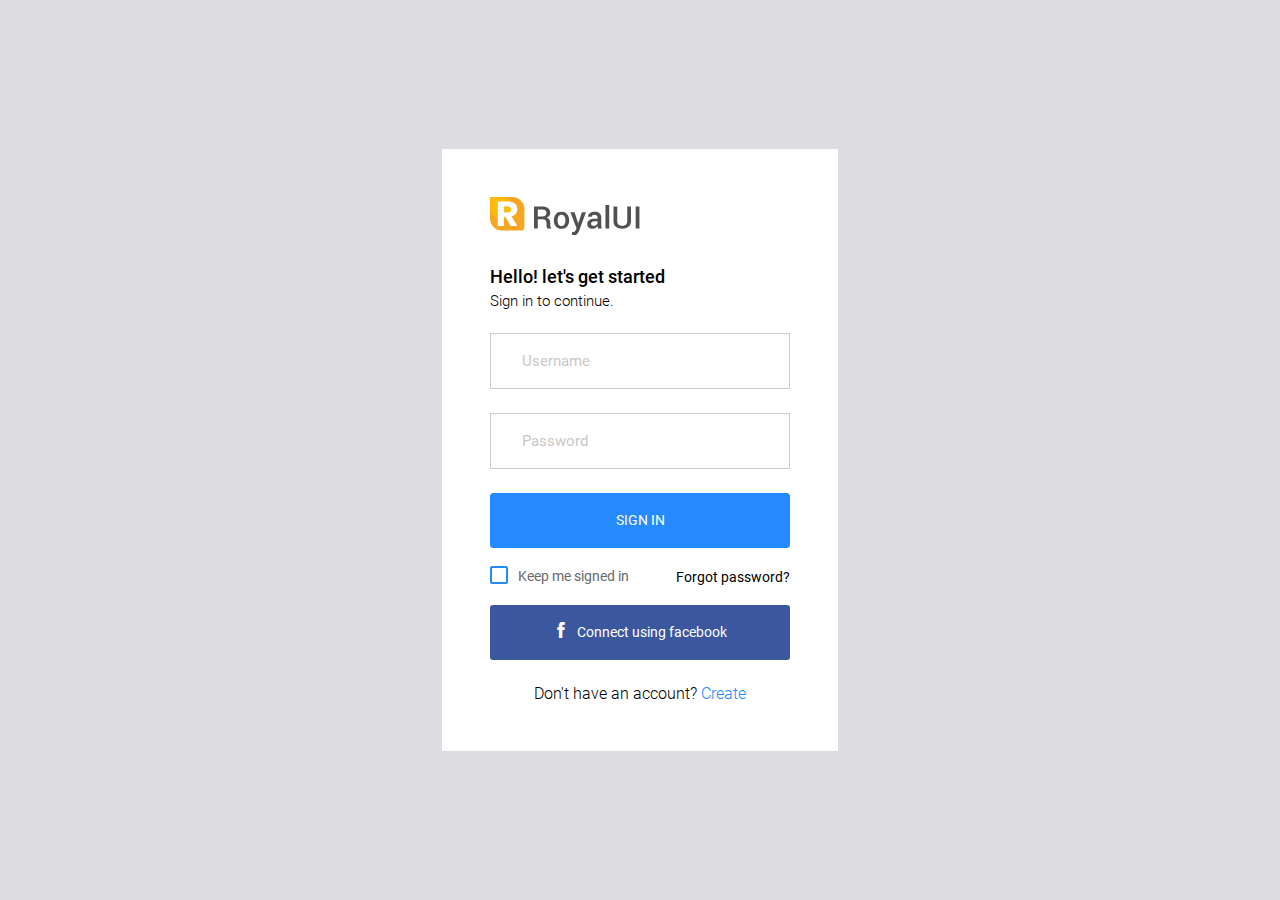
<file: static/admin/pages/samples/login.html>
<!DOCTYPE html>
<html lang="en">

<head>
  <!-- Required meta tags -->
  <meta charset="utf-8">
  <meta name="viewport" content="width=device-width, initial-scale=1, shrink-to-fit=no">
  <title>RoyalUI Admin</title>
  <!-- plugins:css -->
  <link rel="stylesheet" href="../../vendors/ti-icons/css/themify-icons.css">
  <link rel="stylesheet" href="../../vendors/base/vendor.bundle.base.css">
  <!-- endinject -->
  <!-- plugin css for this page -->
  <!-- End plugin css for this page -->
  <!-- inject:css -->
  <link rel="stylesheet" href="../../css/style.css">
  <!-- endinject -->
  <link rel="shortcut icon" href="../../images/favicon.png" />
</head>

<body>
  <div class="container-scroller">
    <div class="container-fluid page-body-wrapper full-page-wrapper">
      <div class="content-wrapper d-flex align-items-center auth px-0">
        <div class="row w-100 mx-0">
          <div class="col-lg-4 mx-auto">
            <div class="auth-form-light text-left py-5 px-4 px-sm-5">
              <div class="brand-logo">
                <img src="../../images/logo.svg" alt="logo">
              </div>
              <h4>Hello! let's get started</h4>
              <h6 class="font-weight-light">Sign in to continue.</h6>
              <form class="pt-3">
                <div class="form-group">
                  <input type="email" class="form-control form-control-lg" id="exampleInputEmail1" placeholder="Username">
                </div>
                <div class="form-group">
                  <input type="password" class="form-control form-control-lg" id="exampleInputPassword1" placeholder="Password">
                </div>
                <div class="mt-3">
                  <a class="btn btn-block btn-primary btn-lg font-weight-medium auth-form-btn" href="../../index.html">SIGN IN</a>
                </div>
                <div class="my-2 d-flex justify-content-between align-items-center">
                  <div class="form-check">
                    <label class="form-check-label text-muted">
                      <input type="checkbox" class="form-check-input">
                      Keep me signed in
                    </label>
                  </div>
                  <a href="#" class="auth-link text-black">Forgot password?</a>
                </div>
                <div class="mb-2">
                  <button type="button" class="btn btn-block btn-facebook auth-form-btn">
                    <i class="ti-facebook mr-2"></i>Connect using facebook
                  </button>
                </div>
                <div class="text-center mt-4 font-weight-light">
                  Don't have an account? <a href="register.html" class="text-primary">Create</a>
                </div>
              </form>
            </div>
          </div>
        </div>
      </div>
      <!-- content-wrapper ends -->
    </div>
    <!-- page-body-wrapper ends -->
  </div>
  <!-- container-scroller -->
  <!-- plugins:js -->
  <script src="../../vendors/base/vendor.bundle.base.js"></script>
  <!-- endinject -->
  <!-- inject:js -->
  <script src="../../js/off-canvas.js"></script>
  <script src="../../js/hoverable-collapse.js"></script>
  <script src="../../js/template.js"></script>
  <script src="../../js/todolist.js"></script>
  <!-- endinject -->
</body>

</html>
</file>
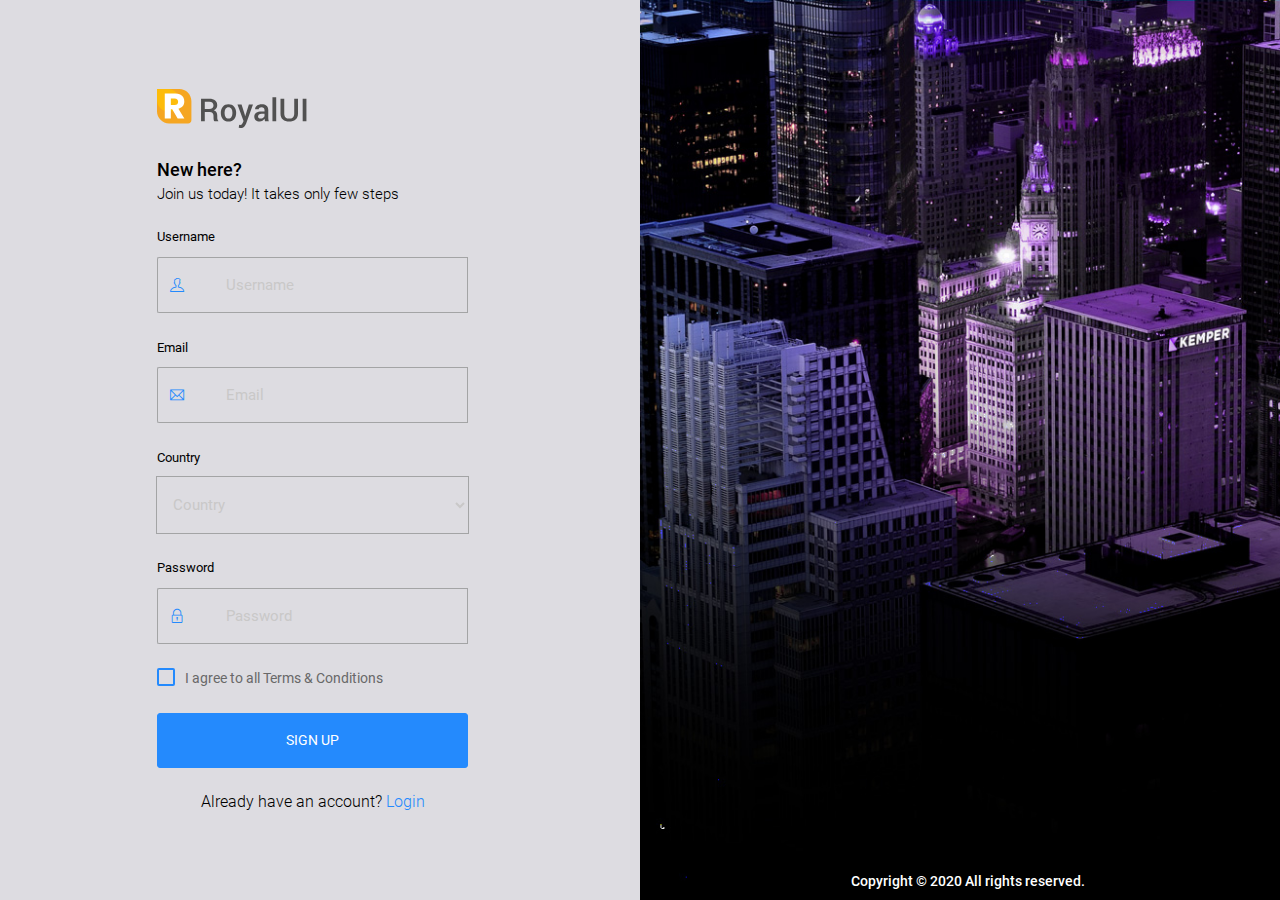
<file: static/admin/pages/samples/register-2.html>
<!DOCTYPE html>
<html lang="en">

<head>
  <!-- Required meta tags -->
  <meta charset="utf-8">
  <meta name="viewport" content="width=device-width, initial-scale=1, shrink-to-fit=no">
  <title>RoyalUI Admin</title>
  <!-- plugins:css -->
  <link rel="stylesheet" href="../../vendors/ti-icons/css/themify-icons.css">
  <link rel="stylesheet" href="../../vendors/base/vendor.bundle.base.css">
  <!-- endinject -->
  <!-- plugin css for this page -->
  <!-- End plugin css for this page -->
  <!-- inject:css -->
  <link rel="stylesheet" href="../../css/style.css">
  <!-- endinject -->
  <link rel="shortcut icon" href="../../images/favicon.png" />
</head>

<body>
  <div class="container-scroller">
    <div class="container-fluid page-body-wrapper full-page-wrapper">
      <div class="content-wrapper d-flex align-items-stretch auth auth-img-bg">
        <div class="row flex-grow">
          <div class="col-lg-6 d-flex align-items-center justify-content-center">
            <div class="auth-form-transparent text-left p-3">
              <div class="brand-logo">
                <img src="../../images/logo.svg" alt="logo">
              </div>
              <h4>New here?</h4>
              <h6 class="font-weight-light">Join us today! It takes only few steps</h6>
              <form class="pt-3">
                <div class="form-group">
                  <label>Username</label>
                  <div class="input-group">
                    <div class="input-group-prepend bg-transparent">
                      <span class="input-group-text bg-transparent border-right-0">
                        <i class="ti-user text-primary"></i>
                      </span>
                    </div>
                    <input type="text" class="form-control form-control-lg border-left-0" placeholder="Username">
                  </div>
                </div>
                <div class="form-group">
                  <label>Email</label>
                  <div class="input-group">
                    <div class="input-group-prepend bg-transparent">
                      <span class="input-group-text bg-transparent border-right-0">
                        <i class="ti-email text-primary"></i>
                      </span>
                    </div>
                    <input type="email" class="form-control form-control-lg border-left-0" placeholder="Email">
                  </div>
                </div>
                <div class="form-group">
                  <label>Country</label>
                  <select class="form-control form-control-lg" id="exampleFormControlSelect2">
                    <option>Country</option>
                    <option>United States of America</option>
                    <option>United Kingdom</option>
                    <option>India</option>
                    <option>Germany</option>
                    <option>Argentina</option>
                  </select>
                </div>
                <div class="form-group">
                  <label>Password</label>
                  <div class="input-group">
                    <div class="input-group-prepend bg-transparent">
                      <span class="input-group-text bg-transparent border-right-0">
                        <i class="ti-lock text-primary"></i>
                      </span>
                    </div>
                    <input type="password" class="form-control form-control-lg border-left-0" id="exampleInputPassword" placeholder="Password">                        
                  </div>
                </div>
                <div class="mb-4">
                  <div class="form-check">
                    <label class="form-check-label text-muted">
                      <input type="checkbox" class="form-check-input">
                      I agree to all Terms & Conditions
                    </label>
                  </div>
                </div>
                <div class="mt-3">
                  <a class="btn btn-block btn-primary btn-lg font-weight-medium auth-form-btn" href="../../index.html">SIGN UP</a>
                </div>
                <div class="text-center mt-4 font-weight-light">
                  Already have an account? <a href="login.html" class="text-primary">Login</a>
                </div>
              </form>
            </div>
          </div>
          <div class="col-lg-6 register-half-bg d-flex flex-row">
            <p class="text-white font-weight-medium text-center flex-grow align-self-end">Copyright &copy; 2020  All rights reserved.</p>
          </div>
        </div>
      </div>
      <!-- content-wrapper ends -->
    </div>
    <!-- page-body-wrapper ends -->
  </div>
  <!-- container-scroller -->
  <!-- plugins:js -->
  <script src="../../vendors/base/vendor.bundle.base.js"></script>
  <!-- endinject -->
  <!-- inject:js -->
  <script src="../../js/off-canvas.js"></script>
  <script src="../../js/hoverable-collapse.js"></script>
  <script src="../../js/template.js"></script>
  <script src="../../js/todolist.js"></script>
  <!-- endinject -->
</body>

</html>
</file>
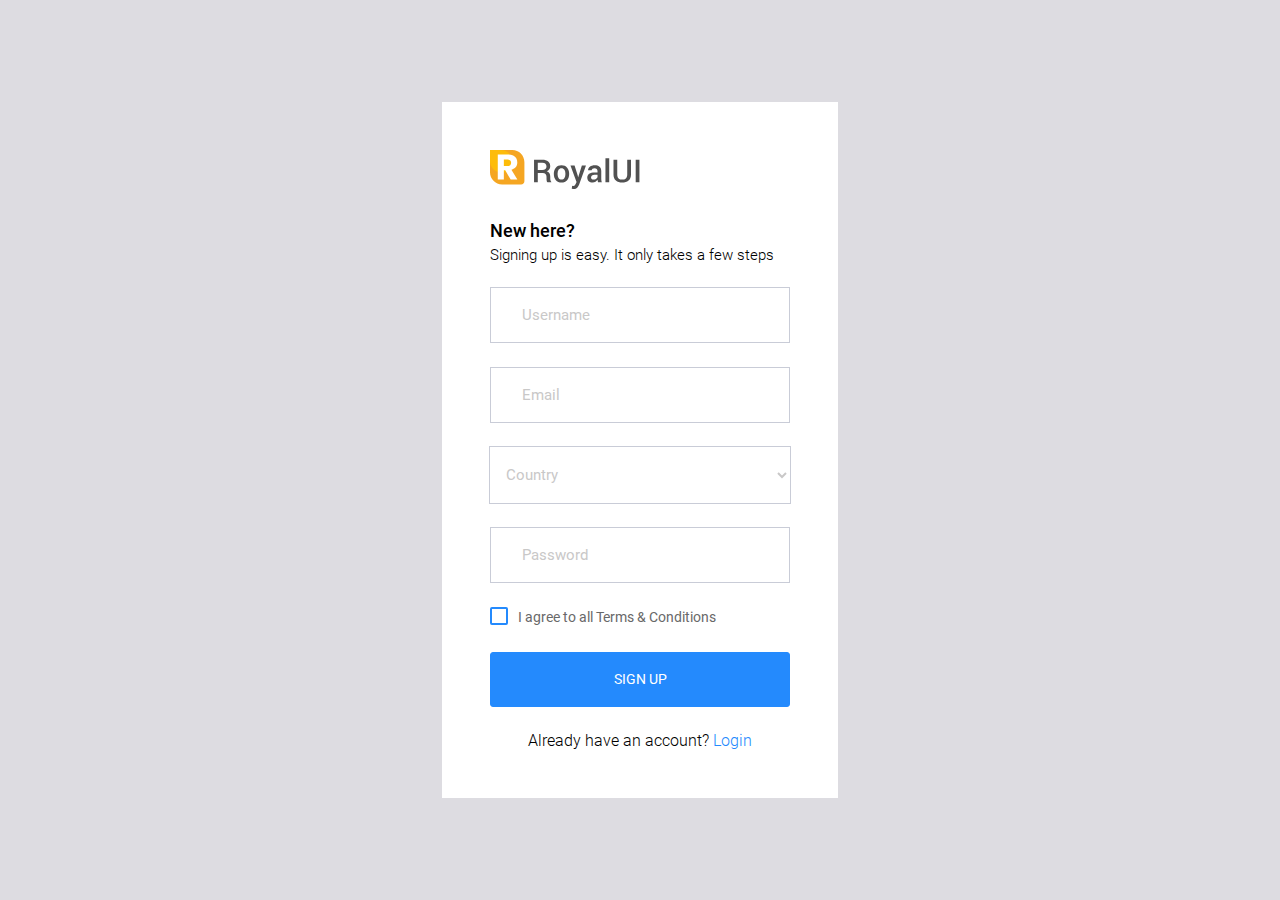
<file: static/admin/pages/samples/register.html>
<!DOCTYPE html>
<html lang="en">

<head>
  <!-- Required meta tags -->
  <meta charset="utf-8">
  <meta name="viewport" content="width=device-width, initial-scale=1, shrink-to-fit=no">
  <title>RoyalUI Admin</title>
  <!-- plugins:css -->
  <link rel="stylesheet" href="../../vendors/ti-icons/css/themify-icons.css">
  <link rel="stylesheet" href="../../vendors/base/vendor.bundle.base.css">
  <!-- endinject -->
  <!-- plugin css for this page -->
  <!-- End plugin css for this page -->
  <!-- inject:css -->
  <link rel="stylesheet" href="../../css/style.css">
  <!-- endinject -->
  <link rel="shortcut icon" href="../../images/favicon.png" />
</head>

<body>
  <div class="container-scroller">
    <div class="container-fluid page-body-wrapper full-page-wrapper">
      <div class="content-wrapper d-flex align-items-center auth px-0">
        <div class="row w-100 mx-0">
          <div class="col-lg-4 mx-auto">
            <div class="auth-form-light text-left py-5 px-4 px-sm-5">
              <div class="brand-logo">
                <img src="../../images/logo.svg" alt="logo">
              </div>
              <h4>New here?</h4>
              <h6 class="font-weight-light">Signing up is easy. It only takes a few steps</h6>
              <form class="pt-3">
                <div class="form-group">
                  <input type="text" class="form-control form-control-lg" id="exampleInputUsername1" placeholder="Username">
                </div>
                <div class="form-group">
                  <input type="email" class="form-control form-control-lg" id="exampleInputEmail1" placeholder="Email">
                </div>
                <div class="form-group">
                  <select class="form-control form-control-lg" id="exampleFormControlSelect2">
                    <option>Country</option>
                    <option>United States of America</option>
                    <option>United Kingdom</option>
                    <option>India</option>
                    <option>Germany</option>
                    <option>Argentina</option>
                  </select>
                </div>
                <div class="form-group">
                  <input type="password" class="form-control form-control-lg" id="exampleInputPassword1" placeholder="Password">
                </div>
                <div class="mb-4">
                  <div class="form-check">
                    <label class="form-check-label text-muted">
                      <input type="checkbox" class="form-check-input">
                      I agree to all Terms & Conditions
                    </label>
                  </div>
                </div>
                <div class="mt-3">
                  <a class="btn btn-block btn-primary btn-lg font-weight-medium auth-form-btn" href="../../index.html">SIGN UP</a>
                </div>
                <div class="text-center mt-4 font-weight-light">
                  Already have an account? <a href="login.html" class="text-primary">Login</a>
                </div>
              </form>
            </div>
          </div>
        </div>
      </div>
      <!-- content-wrapper ends -->
    </div>
    <!-- page-body-wrapper ends -->
  </div>
  <!-- container-scroller -->
  <!-- plugins:js -->
  <script src="../../vendors/base/vendor.bundle.base.js"></script>
  <!-- endinject -->
  <!-- inject:js -->
  <script src="../../js/off-canvas.js"></script>
  <script src="../../js/hoverable-collapse.js"></script>
  <script src="../../js/template.js"></script>
  <script src="../../js/todolist.js"></script>
  <!-- endinject -->
</body>

</html>
</file>
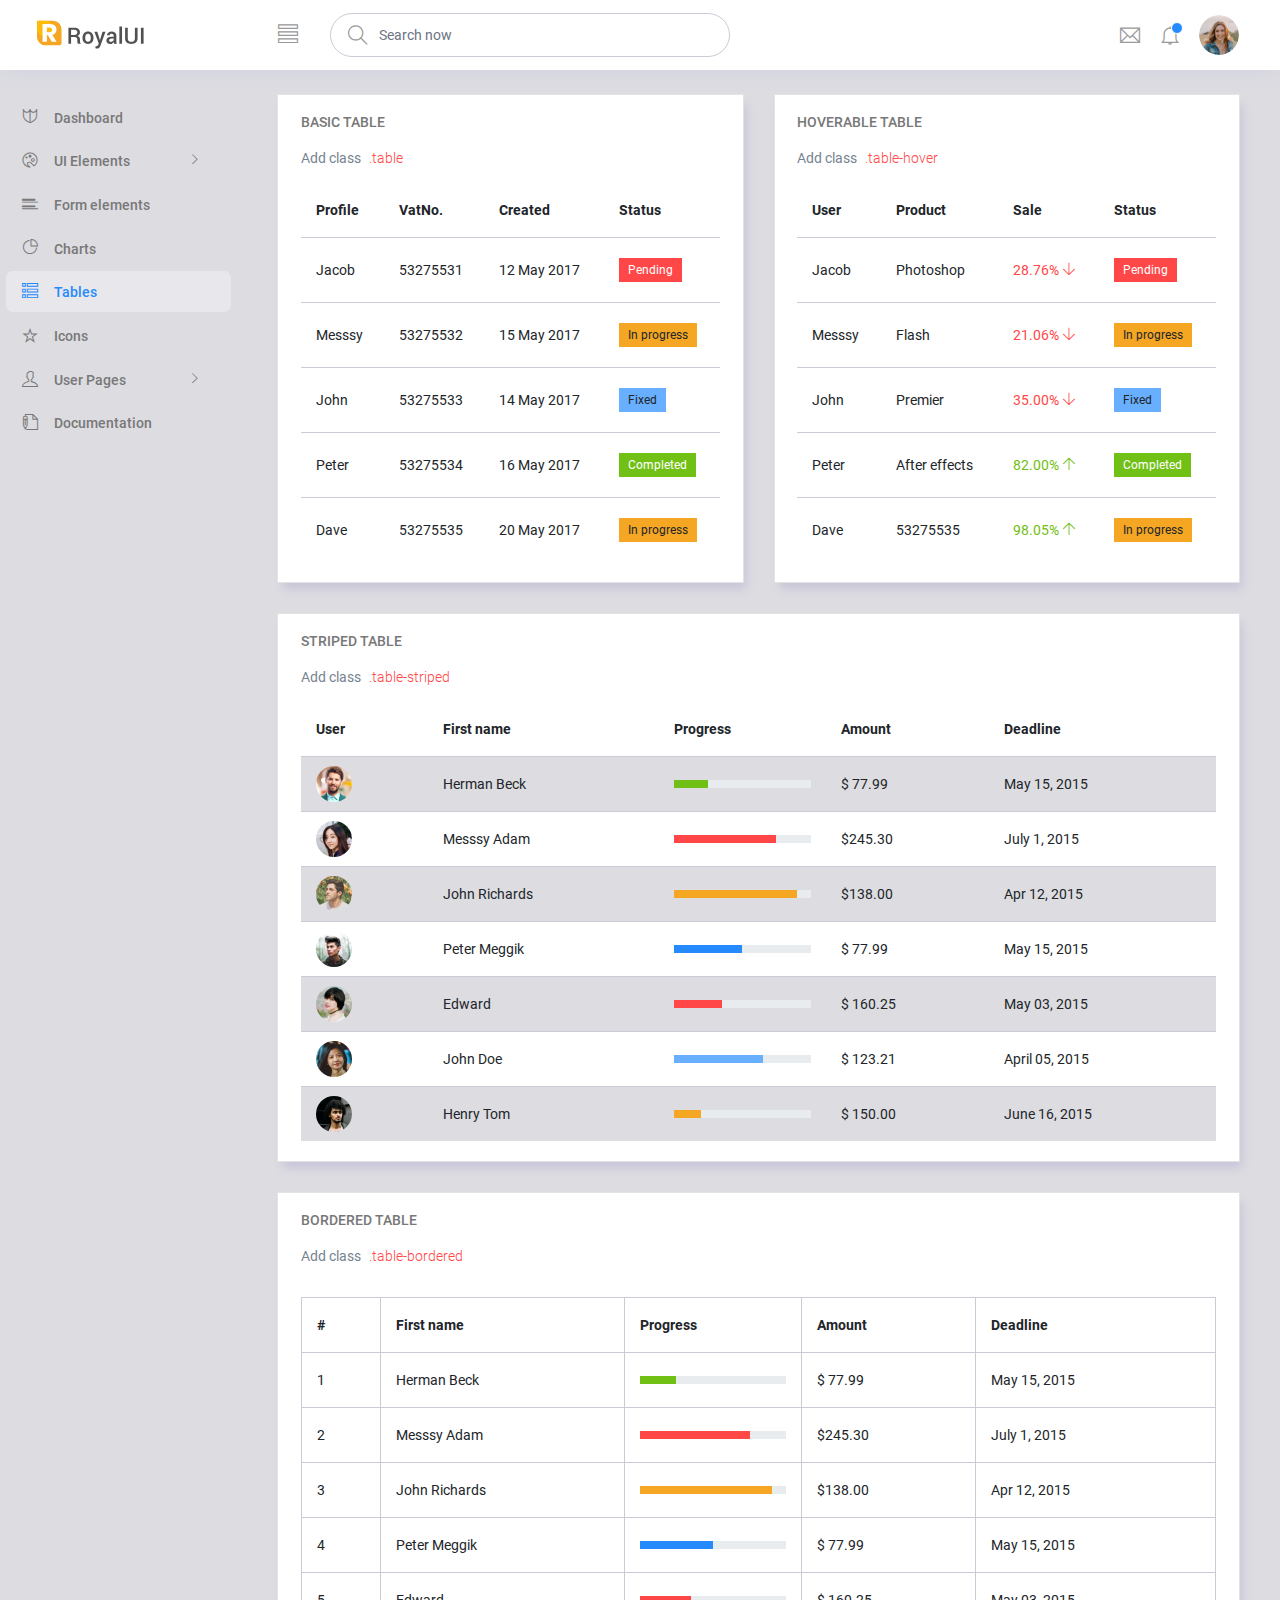
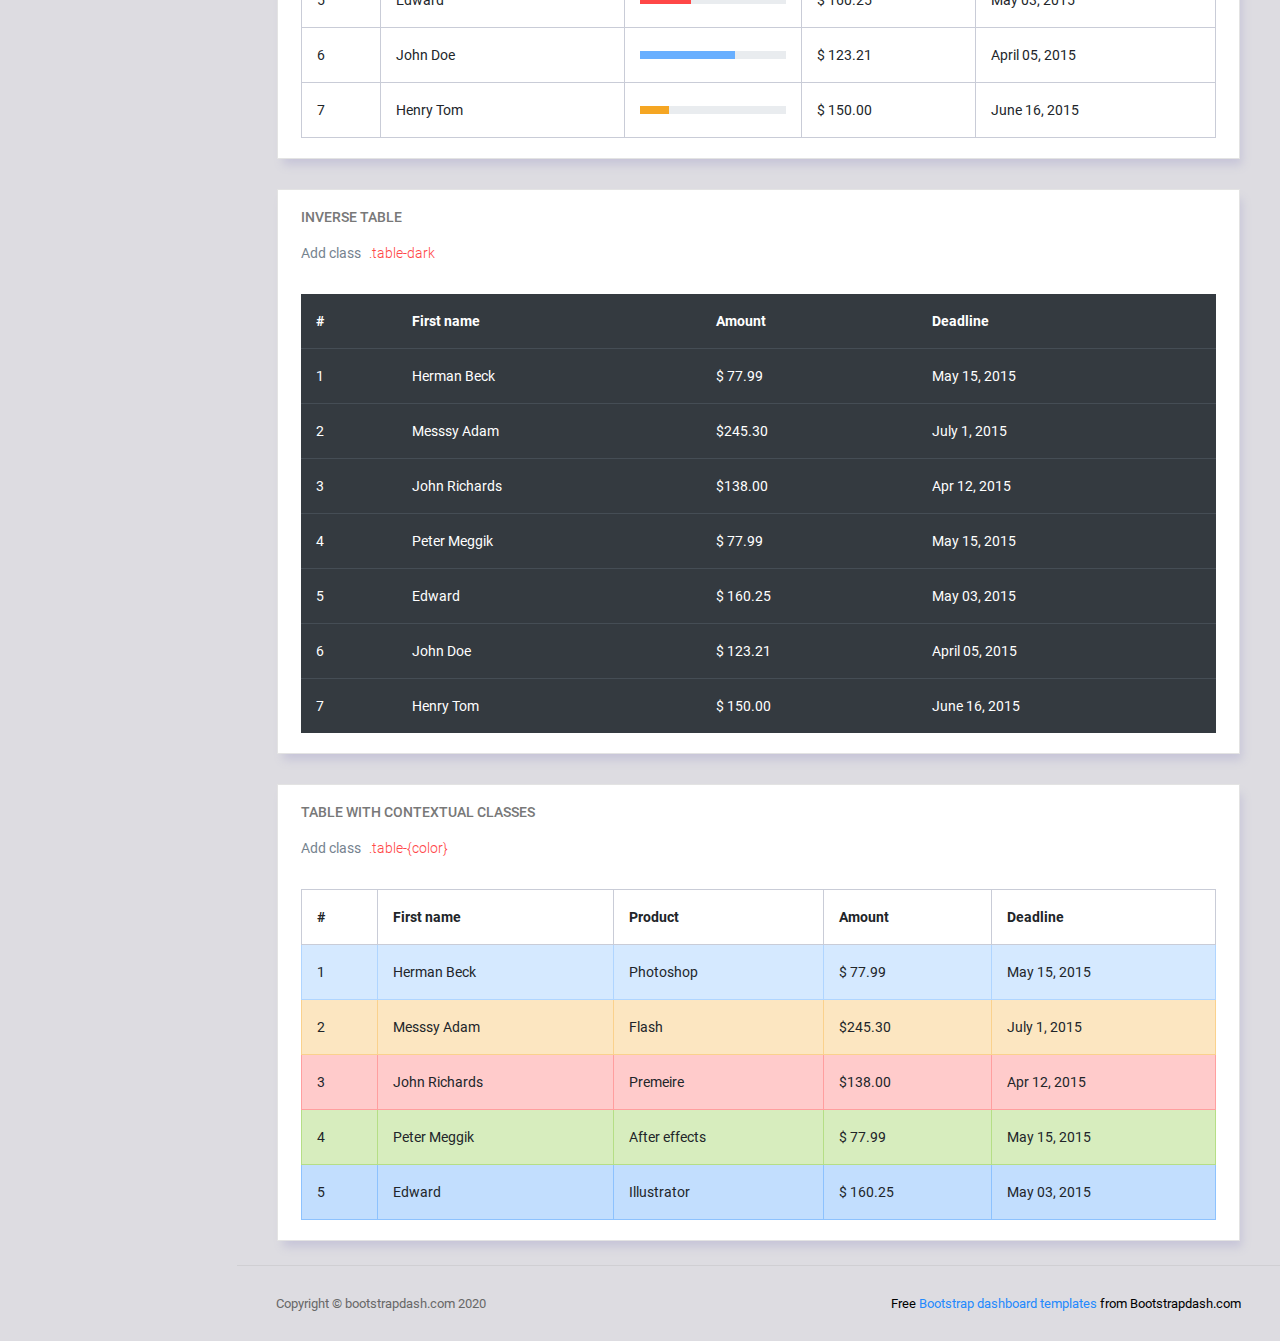
<file: static/admin/pages/tables/basic-table.html>
<!DOCTYPE html>
<html lang="en">

<head>
  <!-- Required meta tags -->
  <meta charset="utf-8">
  <meta name="viewport" content="width=device-width, initial-scale=1, shrink-to-fit=no">
  <title>RoyalUI Admin</title>
  <!-- plugins:css -->
  <link rel="stylesheet" href="../../vendors/ti-icons/css/themify-icons.css">
  <link rel="stylesheet" href="../../vendors/base/vendor.bundle.base.css">
  <!-- endinject -->
  <!-- inject:css -->
  <link rel="stylesheet" href="../../css/style.css">
  <!-- endinject -->
  <link rel="shortcut icon" href="../../images/favicon.png" />
</head>

<body>
  <div class="container-scroller">
    <!-- partial:../../partials/_navbar.html -->
    <nav class="navbar col-lg-12 col-12 p-0 fixed-top d-flex flex-row">
      <div class="text-center navbar-brand-wrapper d-flex align-items-center justify-content-center">
        <a class="navbar-brand brand-logo mr-5" href="../../index.html"><img src="../../images/logo.svg" class="mr-2" alt="logo"/></a>
        <a class="navbar-brand brand-logo-mini" href="../../index.html"><img src="../../images/logo-mini.svg" alt="logo"/></a>
      </div>
      <div class="navbar-menu-wrapper d-flex align-items-center justify-content-end">
        <button class="navbar-toggler navbar-toggler align-self-center" type="button" data-toggle="minimize">
          <span class="ti-view-list"></span>
        </button>
        <ul class="navbar-nav mr-lg-2">
          <li class="nav-item nav-search d-none d-lg-block">
            <div class="input-group">
              <div class="input-group-prepend hover-cursor" id="navbar-search-icon">
                <span class="input-group-text" id="search">
                  <i class="ti-search"></i>
                </span>
              </div>
              <input type="text" class="form-control" id="navbar-search-input" placeholder="Search now" aria-label="search" aria-describedby="search">
            </div>
          </li>
        </ul>
        <ul class="navbar-nav navbar-nav-right">
          <li class="nav-item dropdown mr-1">
            <a class="nav-link count-indicator dropdown-toggle d-flex justify-content-center align-items-center" id="messageDropdown" href="#" data-toggle="dropdown">
              <i class="ti-email mx-0"></i>
            </a>
            <div class="dropdown-menu dropdown-menu-right navbar-dropdown" aria-labelledby="messageDropdown">
              <p class="mb-0 font-weight-normal float-left dropdown-header">Messages</p>
              <a class="dropdown-item">
                <div class="item-thumbnail">
                    <img src="../../images/faces/face4.jpg" alt="image" class="profile-pic">
                </div>
                <div class="item-content flex-grow">
                  <h6 class="ellipsis font-weight-normal">David Grey
                  </h6>
                  <p class="font-weight-light small-text text-muted mb-0">
                    The meeting is cancelled
                  </p>
                </div>
              </a>
              <a class="dropdown-item">
                <div class="item-thumbnail">
                    <img src="../../images/faces/face2.jpg" alt="image" class="profile-pic">
                </div>
                <div class="item-content flex-grow">
                  <h6 class="ellipsis font-weight-normal">Tim Cook
                  </h6>
                  <p class="font-weight-light small-text text-muted mb-0">
                    New product launch
                  </p>
                </div>
              </a>
              <a class="dropdown-item">
                <div class="item-thumbnail">
                    <img src="../../images/faces/face3.jpg" alt="image" class="profile-pic">
                </div>
                <div class="item-content flex-grow">
                  <h6 class="ellipsis font-weight-normal"> Johnson
                  </h6>
                  <p class="font-weight-light small-text text-muted mb-0">
                    Upcoming board meeting
                  </p>
                </div>
              </a>
            </div>
          </li>
          <li class="nav-item dropdown">
            <a class="nav-link count-indicator dropdown-toggle" id="notificationDropdown" href="#" data-toggle="dropdown">
              <i class="ti-bell mx-0"></i>
              <span class="count"></span>
            </a>
            <div class="dropdown-menu dropdown-menu-right navbar-dropdown" aria-labelledby="notificationDropdown">
              <p class="mb-0 font-weight-normal float-left dropdown-header">Notifications</p>
              <a class="dropdown-item">
                <div class="item-thumbnail">
                  <div class="item-icon bg-success">
                    <i class="ti-info-alt mx-0"></i>
                  </div>
                </div>
                <div class="item-content">
                  <h6 class="font-weight-normal">Application Error</h6>
                  <p class="font-weight-light small-text mb-0 text-muted">
                    Just now
                  </p>
                </div>
              </a>
              <a class="dropdown-item">
                <div class="item-thumbnail">
                  <div class="item-icon bg-warning">
                    <i class="ti-settings mx-0"></i>
                  </div>
                </div>
                <div class="item-content">
                  <h6 class="font-weight-normal">Settings</h6>
                  <p class="font-weight-light small-text mb-0 text-muted">
                    Private message
                  </p>
                </div>
              </a>
              <a class="dropdown-item">
                <div class="item-thumbnail">
                  <div class="item-icon bg-info">
                    <i class="ti-user mx-0"></i>
                  </div>
                </div>
                <div class="item-content">
                  <h6 class="font-weight-normal">New user registration</h6>
                  <p class="font-weight-light small-text mb-0 text-muted">
                    2 days ago
                  </p>
                </div>
              </a>
            </div>
          </li>
          <li class="nav-item nav-profile dropdown">
            <a class="nav-link dropdown-toggle" href="#" data-toggle="dropdown" id="profileDropdown">
              <img src="../../images/faces/face28.jpg" alt="profile"/>
            </a>
            <div class="dropdown-menu dropdown-menu-right navbar-dropdown" aria-labelledby="profileDropdown">
              <a class="dropdown-item">
                <i class="ti-settings text-primary"></i>
                Settings
              </a>
              <a class="dropdown-item">
                <i class="ti-power-off text-primary"></i>
                Logout
              </a>
            </div>
          </li>
        </ul>
        <button class="navbar-toggler navbar-toggler-right d-lg-none align-self-center" type="button" data-toggle="offcanvas">
          <span class="ti-view-list"></span>
        </button>
      </div>
    </nav>
    <!-- partial -->
    <div class="container-fluid page-body-wrapper">
      <!-- partial:../../partials/_sidebar.html -->
      <nav class="sidebar sidebar-offcanvas" id="sidebar">
        <ul class="nav">
          <li class="nav-item">
            <a class="nav-link" href="../../index.html">
              <i class="ti-shield menu-icon"></i>
              <span class="menu-title">Dashboard</span>
            </a>
          </li>
          <li class="nav-item">
            <a class="nav-link" data-toggle="collapse" href="#ui-basic" aria-expanded="false" aria-controls="ui-basic">
              <i class="ti-palette menu-icon"></i>
              <span class="menu-title">UI Elements</span>
              <i class="menu-arrow"></i>
            </a>
            <div class="collapse" id="ui-basic">
              <ul class="nav flex-column sub-menu">
                <li class="nav-item"> <a class="nav-link" href="../../pages/ui-features/buttons.html">Buttons</a></li>
                <li class="nav-item"> <a class="nav-link" href="../../pages/ui-features/typography.html">Typography</a></li>
              </ul>
            </div>
          </li>
          <li class="nav-item">
            <a class="nav-link" href="../../pages/forms/basic_elements.html">
              <i class="ti-layout-list-post menu-icon"></i>
              <span class="menu-title">Form elements</span>
            </a>
          </li>
          <li class="nav-item">
            <a class="nav-link" href="../../pages/charts/chartjs.html">
              <i class="ti-pie-chart menu-icon"></i>
              <span class="menu-title">Charts</span>
            </a>
          </li>
          <li class="nav-item">
            <a class="nav-link" href="../../pages/tables/basic-table.html">
              <i class="ti-view-list-alt menu-icon"></i>
              <span class="menu-title">Tables</span>
            </a>
          </li>
          <li class="nav-item">
            <a class="nav-link" href="../../pages/icons/themify.html">
              <i class="ti-star menu-icon"></i>
              <span class="menu-title">Icons</span>
            </a>
          </li>
          <li class="nav-item">
            <a class="nav-link" data-toggle="collapse" href="#auth" aria-expanded="false" aria-controls="auth">
              <i class="ti-user menu-icon"></i>
              <span class="menu-title">User Pages</span>
              <i class="menu-arrow"></i>
            </a>
            <div class="collapse" id="auth">
              <ul class="nav flex-column sub-menu">
                <li class="nav-item"> <a class="nav-link" href="../../pages/samples/login.html"> Login </a></li>
                <li class="nav-item"> <a class="nav-link" href="../../pages/samples/login-2.html"> Login 2 </a></li>
                <li class="nav-item"> <a class="nav-link" href="../../pages/samples/register.html"> Register </a></li>
                <li class="nav-item"> <a class="nav-link" href="../../pages/samples/register-2.html"> Register 2 </a></li>
                <li class="nav-item"> <a class="nav-link" href="../../pages/samples/lock-screen.html"> Lockscreen </a></li>
              </ul>
            </div>
          </li>
          <li class="nav-item">
            <a class="nav-link" href="../../documentation/documentation.html">
              <i class="ti-write menu-icon"></i>
              <span class="menu-title">Documentation</span>
            </a>
          </li>
        </ul>
      </nav>
      <!-- partial -->
      <div class="main-panel">
        <div class="content-wrapper">
          <div class="row">
            <div class="col-lg-6 grid-margin stretch-card">
              <div class="card">
                <div class="card-body">
                  <h4 class="card-title">Basic Table</h4>
                  <p class="card-description">
                    Add class <code>.table</code>
                  </p>
                  <div class="table-responsive">
                    <table class="table">
                      <thead>
                        <tr>
                          <th>Profile</th>
                          <th>VatNo.</th>
                          <th>Created</th>
                          <th>Status</th>
                        </tr>
                      </thead>
                      <tbody>
                        <tr>
                          <td>Jacob</td>
                          <td>53275531</td>
                          <td>12 May 2017</td>
                          <td><label class="badge badge-danger">Pending</label></td>
                        </tr>
                        <tr>
                          <td>Messsy</td>
                          <td>53275532</td>
                          <td>15 May 2017</td>
                          <td><label class="badge badge-warning">In progress</label></td>
                        </tr>
                        <tr>
                          <td>John</td>
                          <td>53275533</td>
                          <td>14 May 2017</td>
                          <td><label class="badge badge-info">Fixed</label></td>
                        </tr>
                        <tr>
                          <td>Peter</td>
                          <td>53275534</td>
                          <td>16 May 2017</td>
                          <td><label class="badge badge-success">Completed</label></td>
                        </tr>
                        <tr>
                          <td>Dave</td>
                          <td>53275535</td>
                          <td>20 May 2017</td>
                          <td><label class="badge badge-warning">In progress</label></td>
                        </tr>
                      </tbody>
                    </table>
                  </div>
                </div>
              </div>
            </div>
            <div class="col-lg-6 grid-margin stretch-card">
              <div class="card">
                <div class="card-body">
                  <h4 class="card-title">Hoverable Table</h4>
                  <p class="card-description">
                    Add class <code>.table-hover</code>
                  </p>
                  <div class="table-responsive">
                    <table class="table table-hover">
                      <thead>
                        <tr>
                          <th>User</th>
                          <th>Product</th>
                          <th>Sale</th>
                          <th>Status</th>
                        </tr>
                      </thead>
                      <tbody>
                        <tr>
                          <td>Jacob</td>
                          <td>Photoshop</td>
                          <td class="text-danger"> 28.76% <i class="ti-arrow-down"></i></td>
                          <td><label class="badge badge-danger">Pending</label></td>
                        </tr>
                        <tr>
                          <td>Messsy</td>
                          <td>Flash</td>
                          <td class="text-danger"> 21.06% <i class="ti-arrow-down"></i></td>
                          <td><label class="badge badge-warning">In progress</label></td>
                        </tr>
                        <tr>
                          <td>John</td>
                          <td>Premier</td>
                          <td class="text-danger"> 35.00% <i class="ti-arrow-down"></i></td>
                          <td><label class="badge badge-info">Fixed</label></td>
                        </tr>
                        <tr>
                          <td>Peter</td>
                          <td>After effects</td>
                          <td class="text-success"> 82.00% <i class="ti-arrow-up"></i></td>
                          <td><label class="badge badge-success">Completed</label></td>
                        </tr>
                        <tr>
                          <td>Dave</td>
                          <td>53275535</td>
                          <td class="text-success"> 98.05% <i class="ti-arrow-up"></i></td>
                          <td><label class="badge badge-warning">In progress</label></td>
                        </tr>
                      </tbody>
                    </table>
                  </div>
                </div>
              </div>
            </div>
            <div class="col-lg-12 grid-margin stretch-card">
              <div class="card">
                <div class="card-body">
                  <h4 class="card-title">Striped Table</h4>
                  <p class="card-description">
                    Add class <code>.table-striped</code>
                  </p>
                  <div class="table-responsive">
                    <table class="table table-striped">
                      <thead>
                        <tr>
                          <th>
                            User
                          </th>
                          <th>
                            First name
                          </th>
                          <th>
                            Progress
                          </th>
                          <th>
                            Amount
                          </th>
                          <th>
                            Deadline
                          </th>
                        </tr>
                      </thead>
                      <tbody>
                        <tr>
                          <td class="py-1">
                            <img src="../../images/faces/face1.jpg" alt="image"/>
                          </td>
                          <td>
                            Herman Beck
                          </td>
                          <td>
                            <div class="progress">
                              <div class="progress-bar bg-success" role="progressbar" style="width: 25%" aria-valuenow="25" aria-valuemin="0" aria-valuemax="100"></div>
                            </div>
                          </td>
                          <td>
                            $ 77.99
                          </td>
                          <td>
                            May 15, 2015
                          </td>
                        </tr>
                        <tr>
                          <td class="py-1">
                            <img src="../../images/faces/face2.jpg" alt="image"/>
                          </td>
                          <td>
                            Messsy Adam
                          </td>
                          <td>
                            <div class="progress">
                              <div class="progress-bar bg-danger" role="progressbar" style="width: 75%" aria-valuenow="75" aria-valuemin="0" aria-valuemax="100"></div>
                            </div>
                          </td>
                          <td>
                            $245.30
                          </td>
                          <td>
                            July 1, 2015
                          </td>
                        </tr>
                        <tr>
                          <td class="py-1">
                            <img src="../../images/faces/face3.jpg" alt="image"/>
                          </td>
                          <td>
                            John Richards
                          </td>
                          <td>
                            <div class="progress">
                              <div class="progress-bar bg-warning" role="progressbar" style="width: 90%" aria-valuenow="90" aria-valuemin="0" aria-valuemax="100"></div>
                            </div>
                          </td>
                          <td>
                            $138.00
                          </td>
                          <td>
                            Apr 12, 2015
                          </td>
                        </tr>
                        <tr>
                          <td class="py-1">
                            <img src="../../images/faces/face4.jpg" alt="image"/>
                          </td>
                          <td>
                            Peter Meggik
                          </td>
                          <td>
                            <div class="progress">
                              <div class="progress-bar bg-primary" role="progressbar" style="width: 50%" aria-valuenow="50" aria-valuemin="0" aria-valuemax="100"></div>
                            </div>
                          </td>
                          <td>
                            $ 77.99
                          </td>
                          <td>
                            May 15, 2015
                          </td>
                        </tr>
                        <tr>
                          <td class="py-1">
                            <img src="../../images/faces/face5.jpg" alt="image"/>
                          </td>
                          <td>
                            Edward
                          </td>
                          <td>
                            <div class="progress">
                              <div class="progress-bar bg-danger" role="progressbar" style="width: 35%" aria-valuenow="35" aria-valuemin="0" aria-valuemax="100"></div>
                            </div>
                          </td>
                          <td>
                            $ 160.25
                          </td>
                          <td>
                            May 03, 2015
                          </td>
                        </tr>
                        <tr>
                          <td class="py-1">
                            <img src="../../images/faces/face6.jpg" alt="image"/>
                          </td>
                          <td>
                            John Doe
                          </td>
                          <td>
                            <div class="progress">
                              <div class="progress-bar bg-info" role="progressbar" style="width: 65%" aria-valuenow="65" aria-valuemin="0" aria-valuemax="100"></div>
                            </div>
                          </td>
                          <td>
                            $ 123.21
                          </td>
                          <td>
                            April 05, 2015
                          </td>
                        </tr>
                        <tr>
                          <td class="py-1">
                            <img src="../../images/faces/face7.jpg" alt="image"/>
                          </td>
                          <td>
                            Henry Tom
                          </td>
                          <td>
                            <div class="progress">
                              <div class="progress-bar bg-warning" role="progressbar" style="width: 20%" aria-valuenow="20" aria-valuemin="0" aria-valuemax="100"></div>
                            </div>
                          </td>
                          <td>
                            $ 150.00
                          </td>
                          <td>
                            June 16, 2015
                          </td>
                        </tr>
                      </tbody>
                    </table>
                  </div>
                </div>
              </div>
            </div>
            <div class="col-lg-12 grid-margin stretch-card">
              <div class="card">
                <div class="card-body">
                  <h4 class="card-title">Bordered table</h4>
                  <p class="card-description">
                    Add class <code>.table-bordered</code>
                  </p>
                  <div class="table-responsive pt-3">
                    <table class="table table-bordered">
                      <thead>
                        <tr>
                          <th>
                            #
                          </th>
                          <th>
                            First name
                          </th>
                          <th>
                            Progress
                          </th>
                          <th>
                            Amount
                          </th>
                          <th>
                            Deadline
                          </th>
                        </tr>
                      </thead>
                      <tbody>
                        <tr>
                          <td>
                            1
                          </td>
                          <td>
                            Herman Beck
                          </td>
                          <td>
                            <div class="progress">
                              <div class="progress-bar bg-success" role="progressbar" style="width: 25%" aria-valuenow="25" aria-valuemin="0" aria-valuemax="100"></div>
                            </div>
                          </td>
                          <td>
                            $ 77.99
                          </td>
                          <td>
                            May 15, 2015
                          </td>
                        </tr>
                        <tr>
                          <td>
                            2
                          </td>
                          <td>
                            Messsy Adam
                          </td>
                          <td>
                            <div class="progress">
                              <div class="progress-bar bg-danger" role="progressbar" style="width: 75%" aria-valuenow="75" aria-valuemin="0" aria-valuemax="100"></div>
                            </div>
                          </td>
                          <td>
                            $245.30
                          </td>
                          <td>
                            July 1, 2015
                          </td>
                        </tr>
                        <tr>
                          <td>
                            3
                          </td>
                          <td>
                            John Richards
                          </td>
                          <td>
                            <div class="progress">
                              <div class="progress-bar bg-warning" role="progressbar" style="width: 90%" aria-valuenow="90" aria-valuemin="0" aria-valuemax="100"></div>
                            </div>
                          </td>
                          <td>
                            $138.00
                          </td>
                          <td>
                            Apr 12, 2015
                          </td>
                        </tr>
                        <tr>
                          <td>
                            4
                          </td>
                          <td>
                            Peter Meggik
                          </td>
                          <td>
                            <div class="progress">
                              <div class="progress-bar bg-primary" role="progressbar" style="width: 50%" aria-valuenow="50" aria-valuemin="0" aria-valuemax="100"></div>
                            </div>
                          </td>
                          <td>
                            $ 77.99
                          </td>
                          <td>
                            May 15, 2015
                          </td>
                        </tr>
                        <tr>
                          <td>
                            5
                          </td>
                          <td>
                            Edward
                          </td>
                          <td>
                            <div class="progress">
                              <div class="progress-bar bg-danger" role="progressbar" style="width: 35%" aria-valuenow="35" aria-valuemin="0" aria-valuemax="100"></div>
                            </div>
                          </td>
                          <td>
                            $ 160.25
                          </td>
                          <td>
                            May 03, 2015
                          </td>
                        </tr>
                        <tr>
                          <td>
                            6
                          </td>
                          <td>
                            John Doe
                          </td>
                          <td>
                            <div class="progress">
                              <div class="progress-bar bg-info" role="progressbar" style="width: 65%" aria-valuenow="65" aria-valuemin="0" aria-valuemax="100"></div>
                            </div>
                          </td>
                          <td>
                            $ 123.21
                          </td>
                          <td>
                            April 05, 2015
                          </td>
                        </tr>
                        <tr>
                          <td>
                            7
                          </td>
                          <td>
                            Henry Tom
                          </td>
                          <td>
                            <div class="progress">
                              <div class="progress-bar bg-warning" role="progressbar" style="width: 20%" aria-valuenow="20" aria-valuemin="0" aria-valuemax="100"></div>
                            </div>
                          </td>
                          <td>
                            $ 150.00
                          </td>
                          <td>
                            June 16, 2015
                          </td>
                        </tr>
                      </tbody>
                    </table>
                  </div>
                </div>
              </div>
            </div>
            <div class="col-lg-12 grid-margin stretch-card">
              <div class="card">
                <div class="card-body">
                  <h4 class="card-title">Inverse table</h4>
                  <p class="card-description">
                    Add class <code>.table-dark</code>
                  </p>
                  <div class="table-responsive pt-3">
                    <table class="table table-dark">
                      <thead>
                        <tr>
                          <th>
                            #
                          </th>
                          <th>
                            First name
                          </th>
                          <th>
                            Amount
                          </th>
                          <th>
                            Deadline
                          </th>
                        </tr>
                      </thead>
                      <tbody>
                        <tr>
                          <td>
                            1
                          </td>
                          <td>
                            Herman Beck
                          </td>
                          <td>
                            $ 77.99
                          </td>
                          <td>
                            May 15, 2015
                          </td>
                        </tr>
                        <tr>
                          <td>
                            2
                          </td>
                          <td>
                            Messsy Adam
                          </td>
                          <td>
                            $245.30
                          </td>
                          <td>
                            July 1, 2015
                          </td>
                        </tr>
                        <tr>
                          <td>
                            3
                          </td>
                          <td>
                            John Richards
                          </td>
                          <td>
                            $138.00
                          </td>
                          <td>
                            Apr 12, 2015
                          </td>
                        </tr>
                        <tr>
                          <td>
                            4
                          </td>
                          <td>
                            Peter Meggik
                          </td>
                          <td>
                            $ 77.99
                          </td>
                          <td>
                            May 15, 2015
                          </td>
                        </tr>
                        <tr>
                          <td>
                            5
                          </td>
                          <td>
                            Edward
                          </td>
                          <td>
                            $ 160.25
                          </td>
                          <td>
                            May 03, 2015
                          </td>
                        </tr>
                        <tr>
                          <td>
                            6
                          </td>
                          <td>
                            John Doe
                          </td>
                          <td>
                            $ 123.21
                          </td>
                          <td>
                            April 05, 2015
                          </td>
                        </tr>
                        <tr>
                          <td>
                            7
                          </td>
                          <td>
                            Henry Tom
                          </td>
                          <td>
                            $ 150.00
                          </td>
                          <td>
                            June 16, 2015
                          </td>
                        </tr>
                      </tbody>
                    </table>
                  </div>
                </div>
              </div>
            </div>
            <div class="col-lg-12 stretch-card">
              <div class="card">
                <div class="card-body">
                  <h4 class="card-title">Table with contextual classes</h4>
                  <p class="card-description">
                    Add class <code>.table-{color}</code>
                  </p>
                  <div class="table-responsive pt-3">
                    <table class="table table-bordered">
                      <thead>
                        <tr>
                          <th>
                            #
                          </th>
                          <th>
                            First name
                          </th>
                          <th>
                            Product
                          </th>
                          <th>
                            Amount
                          </th>
                          <th>
                            Deadline
                          </th>
                        </tr>
                      </thead>
                      <tbody>
                        <tr class="table-info">
                          <td>
                            1
                          </td>
                          <td>
                            Herman Beck
                          </td>
                          <td>
                            Photoshop
                          </td>
                          <td>
                            $ 77.99
                          </td>
                          <td>
                            May 15, 2015
                          </td>
                        </tr>
                        <tr class="table-warning">
                          <td>
                            2
                          </td>
                          <td>
                            Messsy Adam
                          </td>
                          <td>
                            Flash
                          </td>
                          <td>
                            $245.30
                          </td>
                          <td>
                            July 1, 2015
                          </td>
                        </tr>
                        <tr class="table-danger">
                          <td>
                            3
                          </td>
                          <td>
                            John Richards
                          </td>
                          <td>
                            Premeire
                          </td>
                          <td>
                            $138.00
                          </td>
                          <td>
                            Apr 12, 2015
                          </td>
                        </tr>
                        <tr class="table-success">
                          <td>
                            4
                          </td>
                          <td>
                            Peter Meggik
                          </td>
                          <td>
                            After effects
                          </td>
                          <td>
                            $ 77.99
                          </td>
                          <td>
                            May 15, 2015
                          </td>
                        </tr>
                        <tr class="table-primary">
                          <td>
                            5
                          </td>
                          <td>
                            Edward
                          </td>
                          <td>
                            Illustrator
                          </td>
                          <td>
                            $ 160.25
                          </td>
                          <td>
                            May 03, 2015
                          </td>
                        </tr>
                      </tbody>
                    </table>
                  </div>
                </div>
              </div>
            </div>
          </div>
        </div>
        <!-- content-wrapper ends -->
        <!-- partial:../../partials/_footer.html -->
        <footer class="footer">
          <div class="d-sm-flex justify-content-center justify-content-sm-between">
            <span class="text-muted d-block text-center text-sm-left d-sm-inline-block">Copyright © bootstrapdash.com 2020</span>
            <span class="float-none float-sm-right d-block mt-1 mt-sm-0 text-center"> Free <a href="https://www.bootstrapdash.com/" target="_blank">Bootstrap dashboard templates</a> from Bootstrapdash.com</span>
          </div>
        </footer>
        <!-- partial -->
      </div>
      <!-- main-panel ends -->
    </div>
    <!-- page-body-wrapper ends -->
  </div>
  <!-- container-scroller -->
  <!-- plugins:js -->
  <script src="../../vendors/base/vendor.bundle.base.js"></script>
  <!-- endinject -->
  <!-- Plugin js for this page-->
  <!-- End plugin js for this page-->
  <!-- inject:js -->
  <script src="../../js/off-canvas.js"></script>
  <script src="../../js/hoverable-collapse.js"></script>
  <script src="../../js/template.js"></script>
  <script src="../../js/todolist.js"></script>
  <!-- endinject -->
  <!-- Custom js for this page-->
  <!-- End custom js for this page-->
</body>

</html>
</file>
<file: static/admin/vendors/ti-icons/css/themify-icons.css>
@font-face {
	font-family: 'themify';
	src:url('../fonts/themify.eot');
	src:url('../fonts/themify.eot?#iefix') format('embedded-opentype'),
		url('../fonts/themify.woff') format('woff'),
		url('../fonts/themify.ttf') format('truetype'),
		url('../fonts/themify.svg') format('svg');
	font-weight: normal;
	font-style: normal;
}

[class^="ti-"], [class*=" ti-"] {
	font-family: 'themify';
	speak: none;
	font-style: normal;
	font-weight: normal;
	font-variant: normal;
	text-transform: none;
	line-height: 1;

	/* Better Font Rendering =========== */
	-webkit-font-smoothing: antialiased;
	-moz-osx-font-smoothing: grayscale;
}

.ti-wand:before {
	content: "\e600";
}
.ti-volume:before {
	content: "\e601";
}
.ti-user:before {
	content: "\e602";
}
.ti-unlock:before {
	content: "\e603";
}
.ti-unlink:before {
	content: "\e604";
}
.ti-trash:before {
	content: "\e605";
}
.ti-thought:before {
	content: "\e606";
}
.ti-target:before {
	content: "\e607";
}
.ti-tag:before {
	content: "\e608";
}
.ti-tablet:before {
	content: "\e609";
}
.ti-star:before {
	content: "\e60a";
}
.ti-spray:before {
	content: "\e60b";
}
.ti-signal:before {
	content: "\e60c";
}
.ti-shopping-cart:before {
	content: "\e60d";
}
.ti-shopping-cart-full:before {
	content: "\e60e";
}
.ti-settings:before {
	content: "\e60f";
}
.ti-search:before {
	content: "\e610";
}
.ti-zoom-in:before {
	content: "\e611";
}
.ti-zoom-out:before {
	content: "\e612";
}
.ti-cut:before {
	content: "\e613";
}
.ti-ruler:before {
	content: "\e614";
}
.ti-ruler-pencil:before {
	content: "\e615";
}
.ti-ruler-alt:before {
	content: "\e616";
}
.ti-bookmark:before {
	content: "\e617";
}
.ti-bookmark-alt:before {
	content: "\e618";
}
.ti-reload:before {
	content: "\e619";
}
.ti-plus:before {
	content: "\e61a";
}
.ti-pin:before {
	content: "\e61b";
}
.ti-pencil:before {
	content: "\e61c";
}
.ti-pencil-alt:before {
	content: "\e61d";
}
.ti-paint-roller:before {
	content: "\e61e";
}
.ti-paint-bucket:before {
	content: "\e61f";
}
.ti-na:before {
	content: "\e620";
}
.ti-mobile:before {
	content: "\e621";
}
.ti-minus:before {
	content: "\e622";
}
.ti-medall:before {
	content: "\e623";
}
.ti-medall-alt:before {
	content: "\e624";
}
.ti-marker:before {
	content: "\e625";
}
.ti-marker-alt:before {
	content: "\e626";
}
.ti-arrow-up:before {
	content: "\e627";
}
.ti-arrow-right:before {
	content: "\e628";
}
.ti-arrow-left:before {
	content: "\e629";
}
.ti-arrow-down:before {
	content: "\e62a";
}
.ti-lock:before {
	content: "\e62b";
}
.ti-location-arrow:before {
	content: "\e62c";
}
.ti-link:before {
	content: "\e62d";
}
.ti-layout:before {
	content: "\e62e";
}
.ti-layers:before {
	content: "\e62f";
}
.ti-layers-alt:before {
	content: "\e630";
}
.ti-key:before {
	content: "\e631";
}
.ti-import:before {
	content: "\e632";
}
.ti-image:before {
	content: "\e633";
}
.ti-heart:before {
	content: "\e634";
}
.ti-heart-broken:before {
	content: "\e635";
}
.ti-hand-stop:before {
	content: "\e636";
}
.ti-hand-open:before {
	content: "\e637";
}
.ti-hand-drag:before {
	content: "\e638";
}
.ti-folder:before {
	content: "\e639";
}
.ti-flag:before {
	content: "\e63a";
}
.ti-flag-alt:before {
	content: "\e63b";
}
.ti-flag-alt-2:before {
	content: "\e63c";
}
.ti-eye:before {
	content: "\e63d";
}
.ti-export:before {
	content: "\e63e";
}
.ti-exchange-vertical:before {
	content: "\e63f";
}
.ti-desktop:before {
	content: "\e640";
}
.ti-cup:before {
	content: "\e641";
}
.ti-crown:before {
	content: "\e642";
}
.ti-comments:before {
	content: "\e643";
}
.ti-comment:before {
	content: "\e644";
}
.ti-comment-alt:before {
	content: "\e645";
}
.ti-close:before {
	content: "\e646";
}
.ti-clip:before {
	content: "\e647";
}
.ti-angle-up:before {
	content: "\e648";
}
.ti-angle-right:before {
	content: "\e649";
}
.ti-angle-left:before {
	content: "\e64a";
}
.ti-angle-down:before {
	content: "\e64b";
}
.ti-check:before {
	content: "\e64c";
}
.ti-check-box:before {
	content: "\e64d";
}
.ti-camera:before {
	content: "\e64e";
}
.ti-announcement:before {
	content: "\e64f";
}
.ti-brush:before {
	content: "\e650";
}
.ti-briefcase:before {
	content: "\e651";
}
.ti-bolt:before {
	content: "\e652";
}
.ti-bolt-alt:before {
	content: "\e653";
}
.ti-blackboard:before {
	content: "\e654";
}
.ti-bag:before {
	content: "\e655";
}
.ti-move:before {
	content: "\e656";
}
.ti-arrows-vertical:before {
	content: "\e657";
}
.ti-arrows-horizontal:before {
	content: "\e658";
}
.ti-fullscreen:before {
	content: "\e659";
}
.ti-arrow-top-right:before {
	content: "\e65a";
}
.ti-arrow-top-left:before {
	content: "\e65b";
}
.ti-arrow-circle-up:before {
	content: "\e65c";
}
.ti-arrow-circle-right:before {
	content: "\e65d";
}
.ti-arrow-circle-left:before {
	content: "\e65e";
}
.ti-arrow-circle-down:before {
	content: "\e65f";
}
.ti-angle-double-up:before {
	content: "\e660";
}
.ti-angle-double-right:before {
	content: "\e661";
}
.ti-angle-double-left:before {
	content: "\e662";
}
.ti-angle-double-down:before {
	content: "\e663";
}
.ti-zip:before {
	content: "\e664";
}
.ti-world:before {
	content: "\e665";
}
.ti-wheelchair:before {
	content: "\e666";
}
.ti-view-list:before {
	content: "\e667";
}
.ti-view-list-alt:before {
	content: "\e668";
}
.ti-view-grid:before {
	content: "\e669";
}
.ti-uppercase:before {
	content: "\e66a";
}
.ti-upload:before {
	content: "\e66b";
}
.ti-underline:before {
	content: "\e66c";
}
.ti-truck:before {
	content: "\e66d";
}
.ti-timer:before {
	content: "\e66e";
}
.ti-ticket:before {
	content: "\e66f";
}
.ti-thumb-up:before {
	content: "\e670";
}
.ti-thumb-down:before {
	content: "\e671";
}
.ti-text:before {
	content: "\e672";
}
.ti-stats-up:before {
	content: "\e673";
}
.ti-stats-down:before {
	content: "\e674";
}
.ti-split-v:before {
	content: "\e675";
}
.ti-split-h:before {
	content: "\e676";
}
.ti-smallcap:before {
	content: "\e677";
}
.ti-shine:before {
	content: "\e678";
}
.ti-shift-right:before {
	content: "\e679";
}
.ti-shift-left:before {
	content: "\e67a";
}
.ti-shield:before {
	content: "\e67b";
}
.ti-notepad:before {
	content: "\e67c";
}
.ti-server:before {
	content: "\e67d";
}
.ti-quote-right:before {
	content: "\e67e";
}
.ti-quote-left:before {
	content: "\e67f";
}
.ti-pulse:before {
	content: "\e680";
}
.ti-printer:before {
	content: "\e681";
}
.ti-power-off:before {
	content: "\e682";
}
.ti-plug:before {
	content: "\e683";
}
.ti-pie-chart:before {
	content: "\e684";
}
.ti-paragraph:before {
	content: "\e685";
}
.ti-panel:before {
	content: "\e686";
}
.ti-package:before {
	content: "\e687";
}
.ti-music:before {
	content: "\e688";
}
.ti-music-alt:before {
	content: "\e689";
}
.ti-mouse:before {
	content: "\e68a";
}
.ti-mouse-alt:before {
	content: "\e68b";
}
.ti-money:before {
	content: "\e68c";
}
.ti-microphone:before {
	content: "\e68d";
}
.ti-menu:before {
	content: "\e68e";
}
.ti-menu-alt:before {
	content: "\e68f";
}
.ti-map:before {
	content: "\e690";
}
.ti-map-alt:before {
	content: "\e691";
}
.ti-loop:before {
	content: "\e692";
}
.ti-location-pin:before {
	content: "\e693";
}
.ti-list:before {
	content: "\e694";
}
.ti-light-bulb:before {
	content: "\e695";
}
.ti-Italic:before {
	content: "\e696";
}
.ti-info:before {
	content: "\e697";
}
.ti-infinite:before {
	content: "\e698";
}
.ti-id-badge:before {
	content: "\e699";
}
.ti-hummer:before {
	content: "\e69a";
}
.ti-home:before {
	content: "\e69b";
}
.ti-help:before {
	content: "\e69c";
}
.ti-headphone:before {
	content: "\e69d";
}
.ti-harddrives:before {
	content: "\e69e";
}
.ti-harddrive:before {
	content: "\e69f";
}
.ti-gift:before {
	content: "\e6a0";
}
.ti-game:before {
	content: "\e6a1";
}
.ti-filter:before {
	content: "\e6a2";
}
.ti-files:before {
	content: "\e6a3";
}
.ti-file:before {
	content: "\e6a4";
}
.ti-eraser:before {
	content: "\e6a5";
}
.ti-envelope:before {
	content: "\e6a6";
}
.ti-download:before {
	content: "\e6a7";
}
.ti-direction:before {
	content: "\e6a8";
}
.ti-direction-alt:before {
	content: "\e6a9";
}
.ti-dashboard:before {
	content: "\e6aa";
}
.ti-control-stop:before {
	content: "\e6ab";
}
.ti-control-shuffle:before {
	content: "\e6ac";
}
.ti-control-play:before {
	content: "\e6ad";
}
.ti-control-pause:before {
	content: "\e6ae";
}
.ti-control-forward:before {
	content: "\e6af";
}
.ti-control-backward:before {
	content: "\e6b0";
}
.ti-cloud:before {
	content: "\e6b1";
}
.ti-cloud-up:before {
	content: "\e6b2";
}
.ti-cloud-down:before {
	content: "\e6b3";
}
.ti-clipboard:before {
	content: "\e6b4";
}
.ti-car:before {
	content: "\e6b5";
}
.ti-calendar:before {
	content: "\e6b6";
}
.ti-book:before {
	content: "\e6b7";
}
.ti-bell:before {
	content: "\e6b8";
}
.ti-basketball:before {
	content: "\e6b9";
}
.ti-bar-chart:before {
	content: "\e6ba";
}
.ti-bar-chart-alt:before {
	content: "\e6bb";
}
.ti-back-right:before {
	content: "\e6bc";
}
.ti-back-left:before {
	content: "\e6bd";
}
.ti-arrows-corner:before {
	content: "\e6be";
}
.ti-archive:before {
	content: "\e6bf";
}
.ti-anchor:before {
	content: "\e6c0";
}
.ti-align-right:before {
	content: "\e6c1";
}
.ti-align-left:before {
	content: "\e6c2";
}
.ti-align-justify:before {
	content: "\e6c3";
}
.ti-align-center:before {
	content: "\e6c4";
}
.ti-alert:before {
	content: "\e6c5";
}
.ti-alarm-clock:before {
	content: "\e6c6";
}
.ti-agenda:before {
	content: "\e6c7";
}
.ti-write:before {
	content: "\e6c8";
}
.ti-window:before {
	content: "\e6c9";
}
.ti-widgetized:before {
	content: "\e6ca";
}
.ti-widget:before {
	content: "\e6cb";
}
.ti-widget-alt:before {
	content: "\e6cc";
}
.ti-wallet:before {
	content: "\e6cd";
}
.ti-video-clapper:before {
	content: "\e6ce";
}
.ti-video-camera:before {
	content: "\e6cf";
}
.ti-vector:before {
	content: "\e6d0";
}
.ti-themify-logo:before {
	content: "\e6d1";
}
.ti-themify-favicon:before {
	content: "\e6d2";
}
.ti-themify-favicon-alt:before {
	content: "\e6d3";
}
.ti-support:before {
	content: "\e6d4";
}
.ti-stamp:before {
	content: "\e6d5";
}
.ti-split-v-alt:before {
	content: "\e6d6";
}
.ti-slice:before {
	content: "\e6d7";
}
.ti-shortcode:before {
	content: "\e6d8";
}
.ti-shift-right-alt:before {
	content: "\e6d9";
}
.ti-shift-left-alt:before {
	content: "\e6da";
}
.ti-ruler-alt-2:before {
	content: "\e6db";
}
.ti-receipt:before {
	content: "\e6dc";
}
.ti-pin2:before {
	content: "\e6dd";
}
.ti-pin-alt:before {
	content: "\e6de";
}
.ti-pencil-alt2:before {
	content: "\e6df";
}
.ti-palette:before {
	content: "\e6e0";
}
.ti-more:before {
	content: "\e6e1";
}
.ti-more-alt:before {
	content: "\e6e2";
}
.ti-microphone-alt:before {
	content: "\e6e3";
}
.ti-magnet:before {
	content: "\e6e4";
}
.ti-line-double:before {
	content: "\e6e5";
}
.ti-line-dotted:before {
	content: "\e6e6";
}
.ti-line-dashed:before {
	content: "\e6e7";
}
.ti-layout-width-full:before {
	content: "\e6e8";
}
.ti-layout-width-default:before {
	content: "\e6e9";
}
.ti-layout-width-default-alt:before {
	content: "\e6ea";
}
.ti-layout-tab:before {
	content: "\e6eb";
}
.ti-layout-tab-window:before {
	content: "\e6ec";
}
.ti-layout-tab-v:before {
	content: "\e6ed";
}
.ti-layout-tab-min:before {
	content: "\e6ee";
}
.ti-layout-slider:before {
	content: "\e6ef";
}
.ti-layout-slider-alt:before {
	content: "\e6f0";
}
.ti-layout-sidebar-right:before {
	content: "\e6f1";
}
.ti-layout-sidebar-none:before {
	content: "\e6f2";
}
.ti-layout-sidebar-left:before {
	content: "\e6f3";
}
.ti-layout-placeholder:before {
	content: "\e6f4";
}
.ti-layout-menu:before {
	content: "\e6f5";
}
.ti-layout-menu-v:before {
	content: "\e6f6";
}
.ti-layout-menu-separated:before {
	content: "\e6f7";
}
.ti-layout-menu-full:before {
	content: "\e6f8";
}
.ti-layout-media-right-alt:before {
	content: "\e6f9";
}
.ti-layout-media-right:before {
	content: "\e6fa";
}
.ti-layout-media-overlay:before {
	content: "\e6fb";
}
.ti-layout-media-overlay-alt:before {
	content: "\e6fc";
}
.ti-layout-media-overlay-alt-2:before {
	content: "\e6fd";
}
.ti-layout-media-left-alt:before {
	content: "\e6fe";
}
.ti-layout-media-left:before {
	content: "\e6ff";
}
.ti-layout-media-center-alt:before {
	content: "\e700";
}
.ti-layout-media-center:before {
	content: "\e701";
}
.ti-layout-list-thumb:before {
	content: "\e702";
}
.ti-layout-list-thumb-alt:before {
	content: "\e703";
}
.ti-layout-list-post:before {
	content: "\e704";
}
.ti-layout-list-large-image:before {
	content: "\e705";
}
.ti-layout-line-solid:before {
	content: "\e706";
}
.ti-layout-grid4:before {
	content: "\e707";
}
.ti-layout-grid3:before {
	content: "\e708";
}
.ti-layout-grid2:before {
	content: "\e709";
}
.ti-layout-grid2-thumb:before {
	content: "\e70a";
}
.ti-layout-cta-right:before {
	content: "\e70b";
}
.ti-layout-cta-left:before {
	content: "\e70c";
}
.ti-layout-cta-center:before {
	content: "\e70d";
}
.ti-layout-cta-btn-right:before {
	content: "\e70e";
}
.ti-layout-cta-btn-left:before {
	content: "\e70f";
}
.ti-layout-column4:before {
	content: "\e710";
}
.ti-layout-column3:before {
	content: "\e711";
}
.ti-layout-column2:before {
	content: "\e712";
}
.ti-layout-accordion-separated:before {
	content: "\e713";
}
.ti-layout-accordion-merged:before {
	content: "\e714";
}
.ti-layout-accordion-list:before {
	content: "\e715";
}
.ti-ink-pen:before {
	content: "\e716";
}
.ti-info-alt:before {
	content: "\e717";
}
.ti-help-alt:before {
	content: "\e718";
}
.ti-headphone-alt:before {
	content: "\e719";
}
.ti-hand-point-up:before {
	content: "\e71a";
}
.ti-hand-point-right:before {
	content: "\e71b";
}
.ti-hand-point-left:before {
	content: "\e71c";
}
.ti-hand-point-down:before {
	content: "\e71d";
}
.ti-gallery:before {
	content: "\e71e";
}
.ti-face-smile:before {
	content: "\e71f";
}
.ti-face-sad:before {
	content: "\e720";
}
.ti-credit-card:before {
	content: "\e721";
}
.ti-control-skip-forward:before {
	content: "\e722";
}
.ti-control-skip-backward:before {
	content: "\e723";
}
.ti-control-record:before {
	content: "\e724";
}
.ti-control-eject:before {
	content: "\e725";
}
.ti-comments-smiley:before {
	content: "\e726";
}
.ti-brush-alt:before {
	content: "\e727";
}
.ti-youtube:before {
	content: "\e728";
}
.ti-vimeo:before {
	content: "\e729";
}
.ti-twitter:before {
	content: "\e72a";
}
.ti-time:before {
	content: "\e72b";
}
.ti-tumblr:before {
	content: "\e72c";
}
.ti-skype:before {
	content: "\e72d";
}
.ti-share:before {
	content: "\e72e";
}
.ti-share-alt:before {
	content: "\e72f";
}
.ti-rocket:before {
	content: "\e730";
}
.ti-pinterest:before {
	content: "\e731";
}
.ti-new-window:before {
	content: "\e732";
}
.ti-microsoft:before {
	content: "\e733";
}
.ti-list-ol:before {
	content: "\e734";
}
.ti-linkedin:before {
	content: "\e735";
}
.ti-layout-sidebar-2:before {
	content: "\e736";
}
.ti-layout-grid4-alt:before {
	content: "\e737";
}
.ti-layout-grid3-alt:before {
	content: "\e738";
}
.ti-layout-grid2-alt:before {
	content: "\e739";
}
.ti-layout-column4-alt:before {
	content: "\e73a";
}
.ti-layout-column3-alt:before {
	content: "\e73b";
}
.ti-layout-column2-alt:before {
	content: "\e73c";
}
.ti-instagram:before {
	content: "\e73d";
}
.ti-google:before {
	content: "\e73e";
}
.ti-github:before {
	content: "\e73f";
}
.ti-flickr:before {
	content: "\e740";
}
.ti-facebook:before {
	content: "\e741";
}
.ti-dropbox:before {
	content: "\e742";
}
.ti-dribbble:before {
	content: "\e743";
}
.ti-apple:before {
	content: "\e744";
}
.ti-android:before {
	content: "\e745";
}
.ti-save:before {
	content: "\e746";
}
.ti-save-alt:before {
	content: "\e747";
}
.ti-yahoo:before {
	content: "\e748";
}
.ti-wordpress:before {
	content: "\e749";
}
.ti-vimeo-alt:before {
	content: "\e74a";
}
.ti-twitter-alt:before {
	content: "\e74b";
}
.ti-tumblr-alt:before {
	content: "\e74c";
}
.ti-trello:before {
	content: "\e74d";
}
.ti-stack-overflow:before {
	content: "\e74e";
}
.ti-soundcloud:before {
	content: "\e74f";
}
.ti-sharethis:before {
	content: "\e750";
}
.ti-sharethis-alt:before {
	content: "\e751";
}
.ti-reddit:before {
	content: "\e752";
}
.ti-pinterest-alt:before {
	content: "\e753";
}
.ti-microsoft-alt:before {
	content: "\e754";
}
.ti-linux:before {
	content: "\e755";
}
.ti-jsfiddle:before {
	content: "\e756";
}
.ti-joomla:before {
	content: "\e757";
}
.ti-html5:before {
	content: "\e758";
}
.ti-flickr-alt:before {
	content: "\e759";
}
.ti-email:before {
	content: "\e75a";
}
.ti-drupal:before {
	content: "\e75b";
}
.ti-dropbox-alt:before {
	content: "\e75c";
}
.ti-css3:before {
	content: "\e75d";
}
.ti-rss:before {
	content: "\e75e";
}
.ti-rss-alt:before {
	content: "\e75f";
}
</file>
<file: static/admin/vendors/base/vendor.bundle.base.css>
/*
 * Container style
 */
.ps {
  overflow: hidden !important;
  overflow-anchor: none;
  -ms-overflow-style: none;
  touch-action: auto;
  -ms-touch-action: auto;
}

/*
 * Scrollbar rail styles
 */
.ps__rail-x {
  display: none;
  opacity: 0;
  transition: background-color .2s linear, opacity .2s linear;
  -webkit-transition: background-color .2s linear, opacity .2s linear;
  height: 15px;
  /* there must be 'bottom' or 'top' for ps__rail-x */
  bottom: 0px;
  /* please don't change 'position' */
  position: absolute;
}

.ps__rail-y {
  display: none;
  opacity: 0;
  transition: background-color .2s linear, opacity .2s linear;
  -webkit-transition: background-color .2s linear, opacity .2s linear;
  width: 15px;
  /* there must be 'right' or 'left' for ps__rail-y */
  right: 0;
  /* please don't change 'position' */
  position: absolute;
}

.ps--active-x > .ps__rail-x,
.ps--active-y > .ps__rail-y {
  display: block;
  background-color: transparent;
}

.ps:hover > .ps__rail-x,
.ps:hover > .ps__rail-y,
.ps--focus > .ps__rail-x,
.ps--focus > .ps__rail-y,
.ps--scrolling-x > .ps__rail-x,
.ps--scrolling-y > .ps__rail-y {
  opacity: 0.6;
}

.ps .ps__rail-x:hover,
.ps .ps__rail-y:hover,
.ps .ps__rail-x:focus,
.ps .ps__rail-y:focus,
.ps .ps__rail-x.ps--clicking,
.ps .ps__rail-y.ps--clicking {
  background-color: #eee;
  opacity: 0.9;
}

/*
 * Scrollbar thumb styles
 */
.ps__thumb-x {
  background-color: #aaa;
  border-radius: 6px;
  transition: background-color .2s linear, height .2s ease-in-out;
  -webkit-transition: background-color .2s linear, height .2s ease-in-out;
  height: 6px;
  /* there must be 'bottom' for ps__thumb-x */
  bottom: 2px;
  /* please don't change 'position' */
  position: absolute;
}

.ps__thumb-y {
  background-color: #aaa;
  border-radius: 6px;
  transition: background-color .2s linear, width .2s ease-in-out;
  -webkit-transition: background-color .2s linear, width .2s ease-in-out;
  width: 6px;
  /* there must be 'right' for ps__thumb-y */
  right: 2px;
  /* please don't change 'position' */
  position: absolute;
}

.ps__rail-x:hover > .ps__thumb-x,
.ps__rail-x:focus > .ps__thumb-x,
.ps__rail-x.ps--clicking .ps__thumb-x {
  background-color: #999;
  height: 11px;
}

.ps__rail-y:hover > .ps__thumb-y,
.ps__rail-y:focus > .ps__thumb-y,
.ps__rail-y.ps--clicking .ps__thumb-y {
  background-color: #999;
  width: 11px;
}

/* MS supports */
@supports (-ms-overflow-style: none) {
  .ps {
    overflow: auto !important;
  }
}

@media screen and (-ms-high-contrast: active), (-ms-high-contrast: none) {
  .ps {
    overflow: auto !important;
  }
}
</file>
